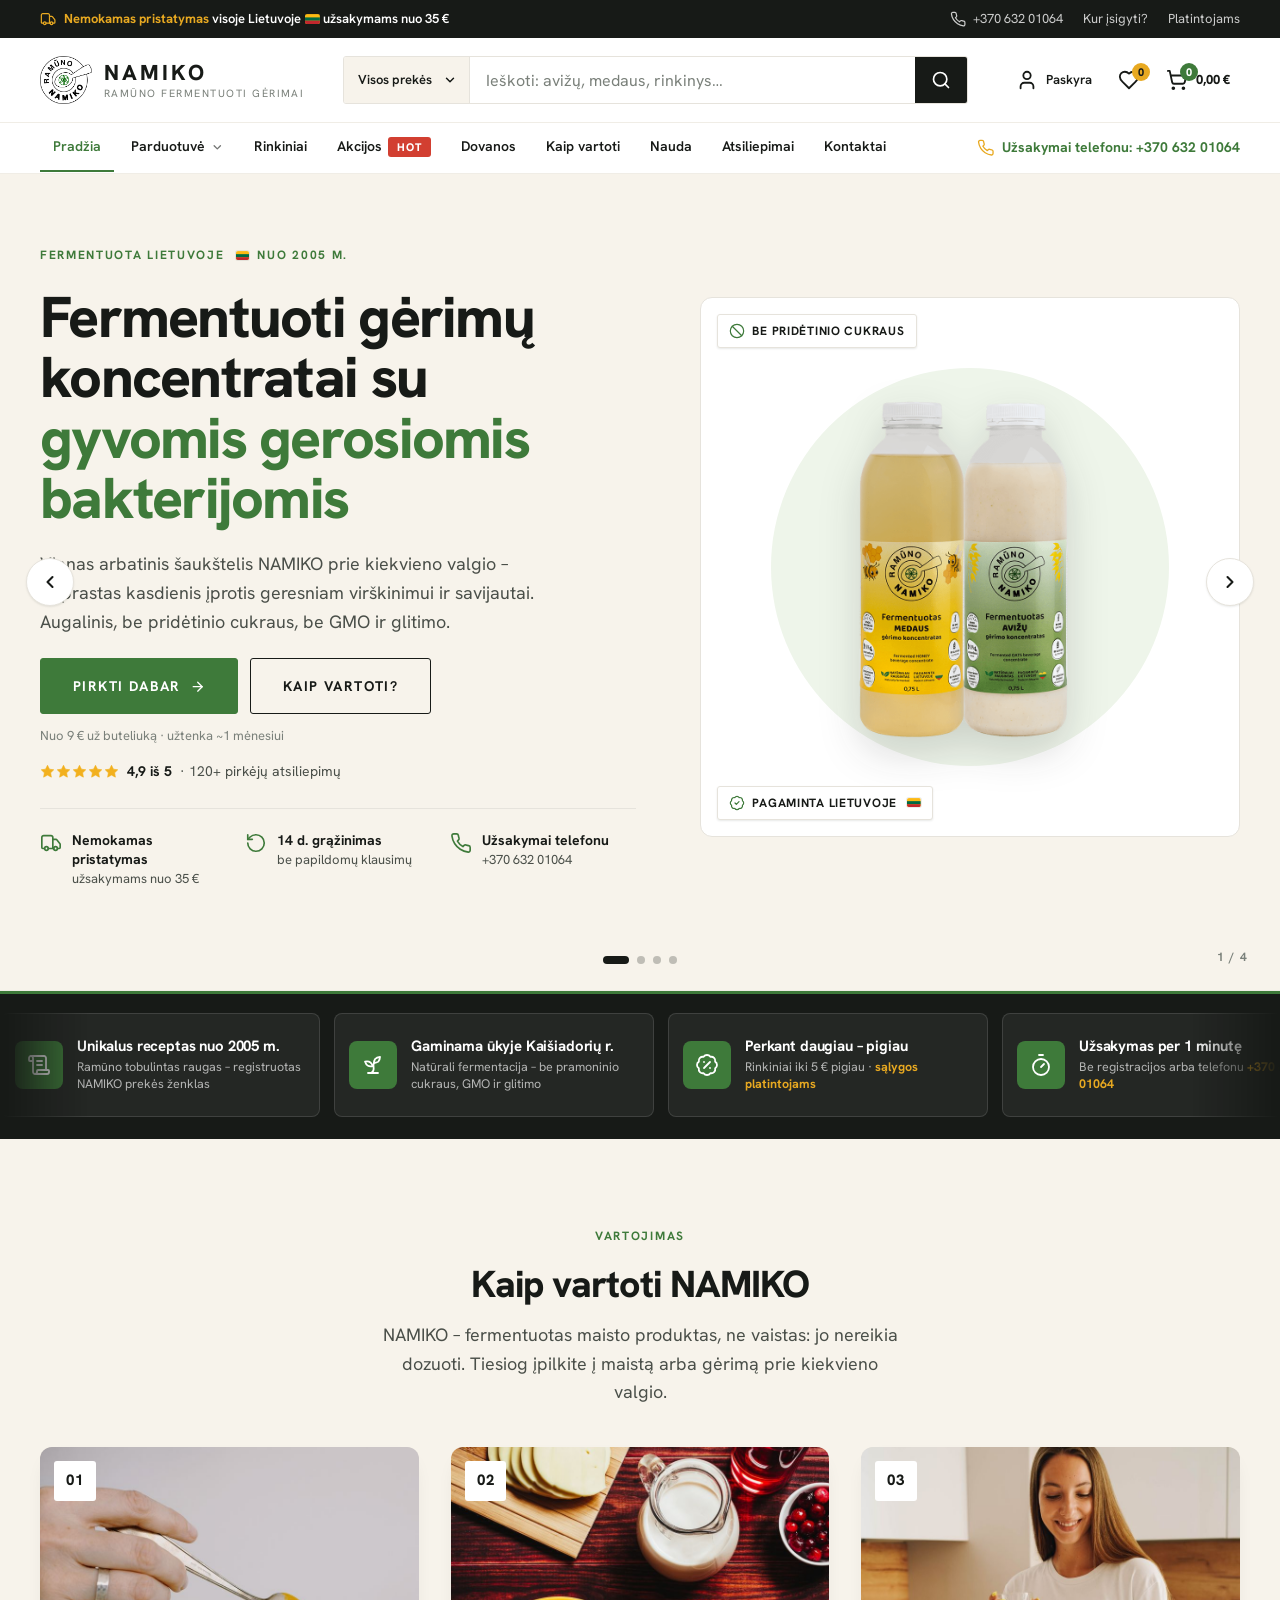
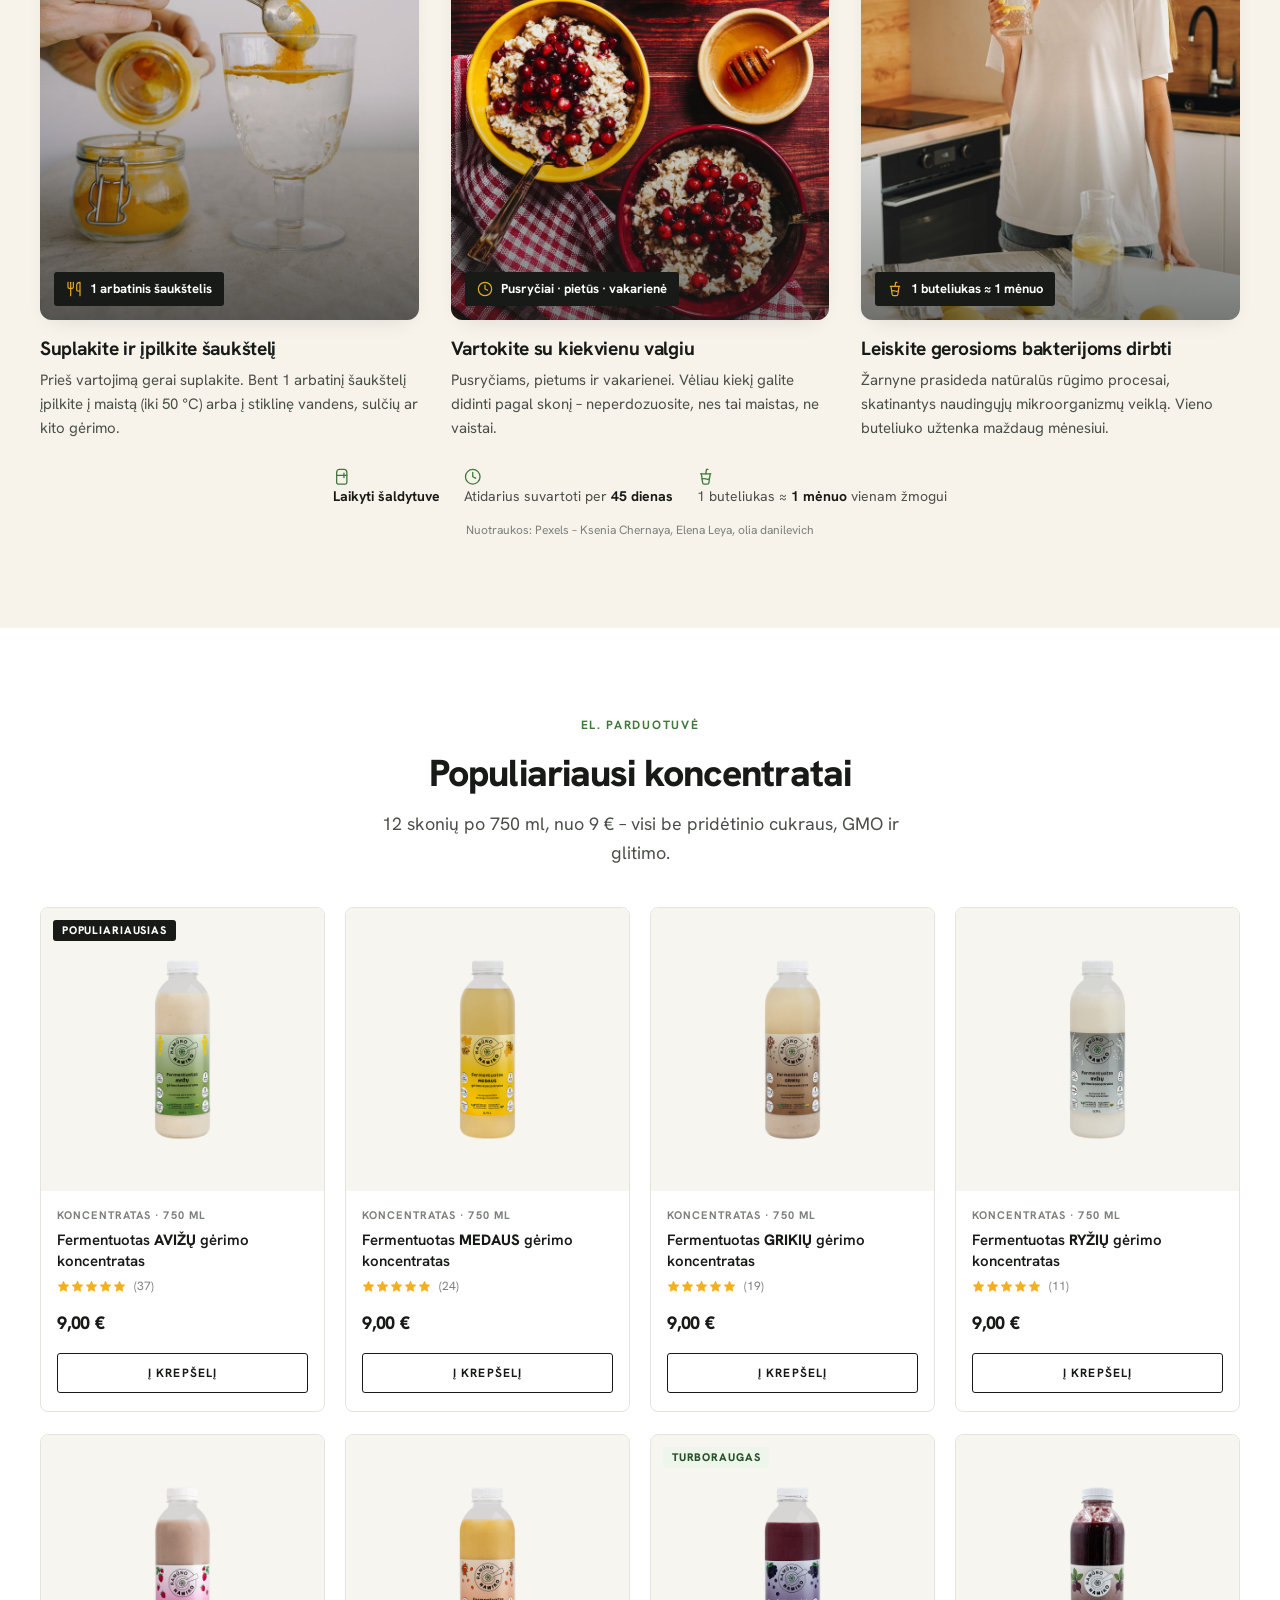
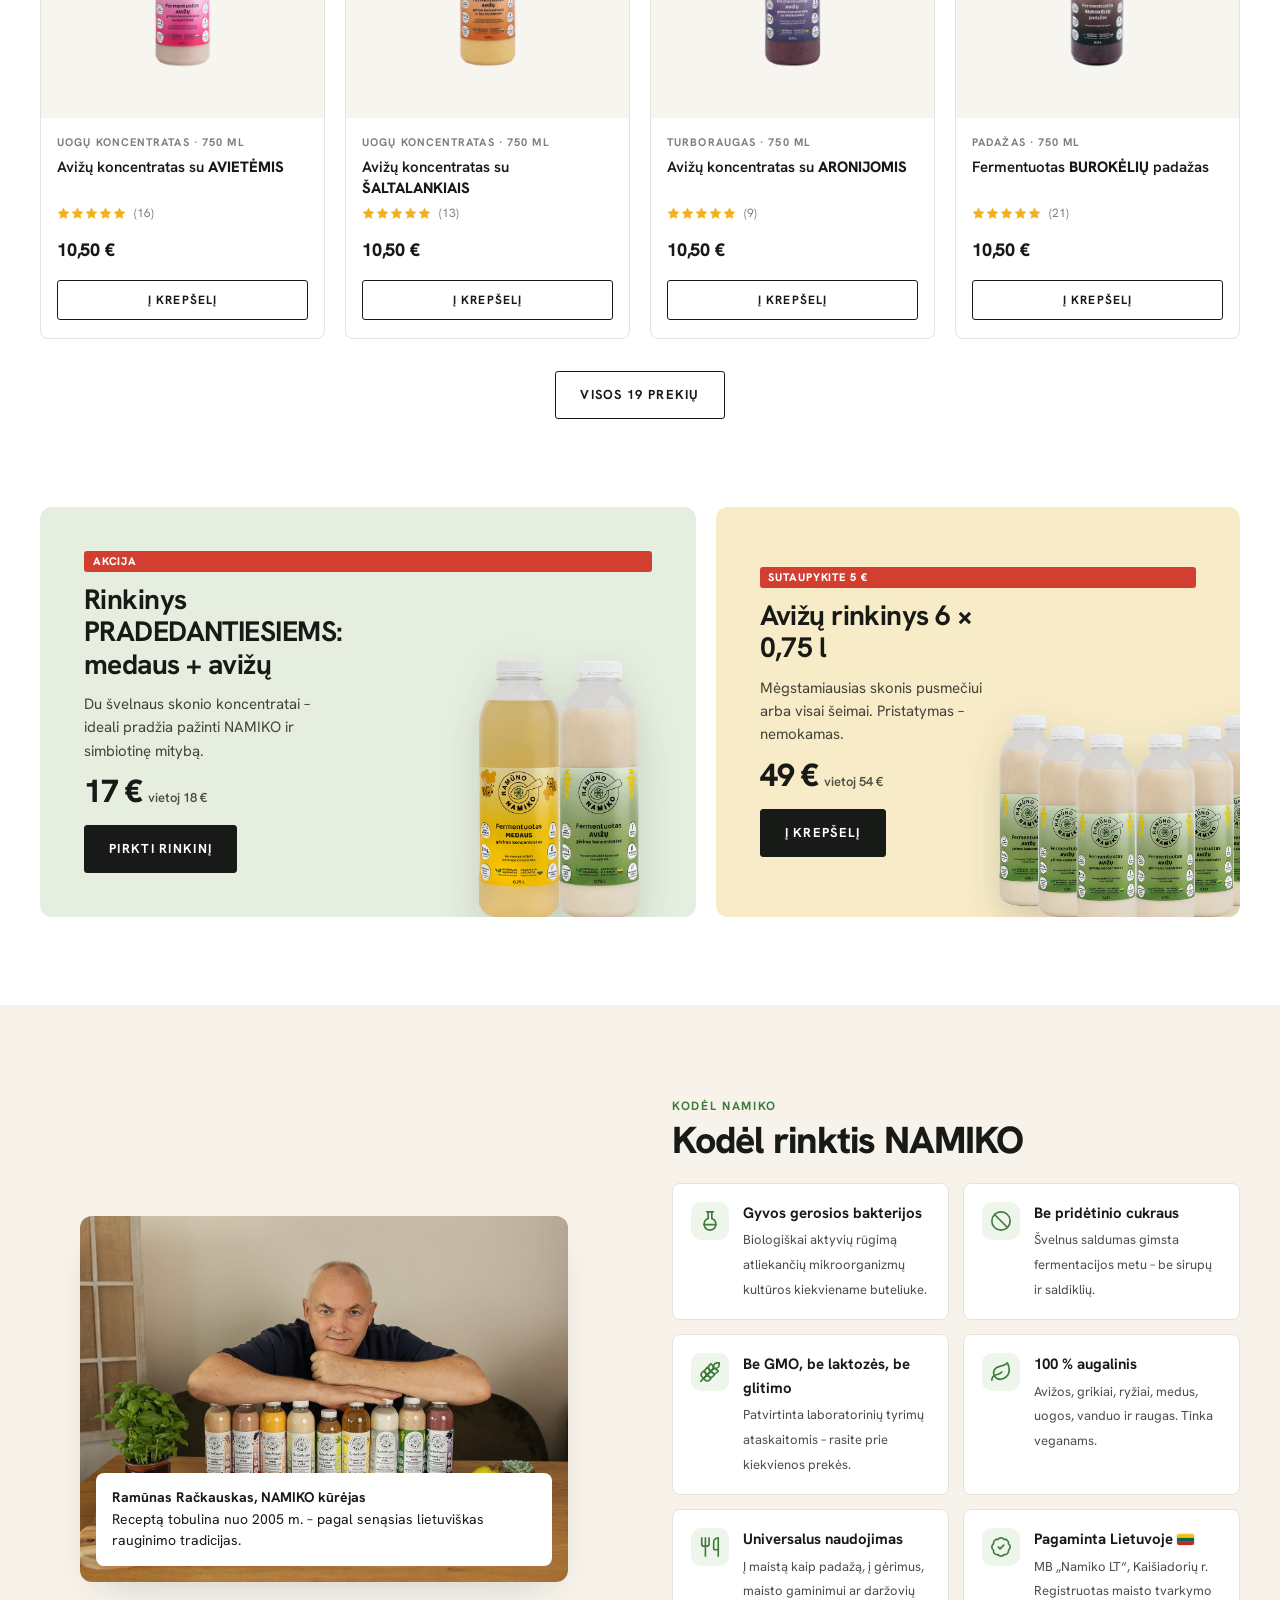
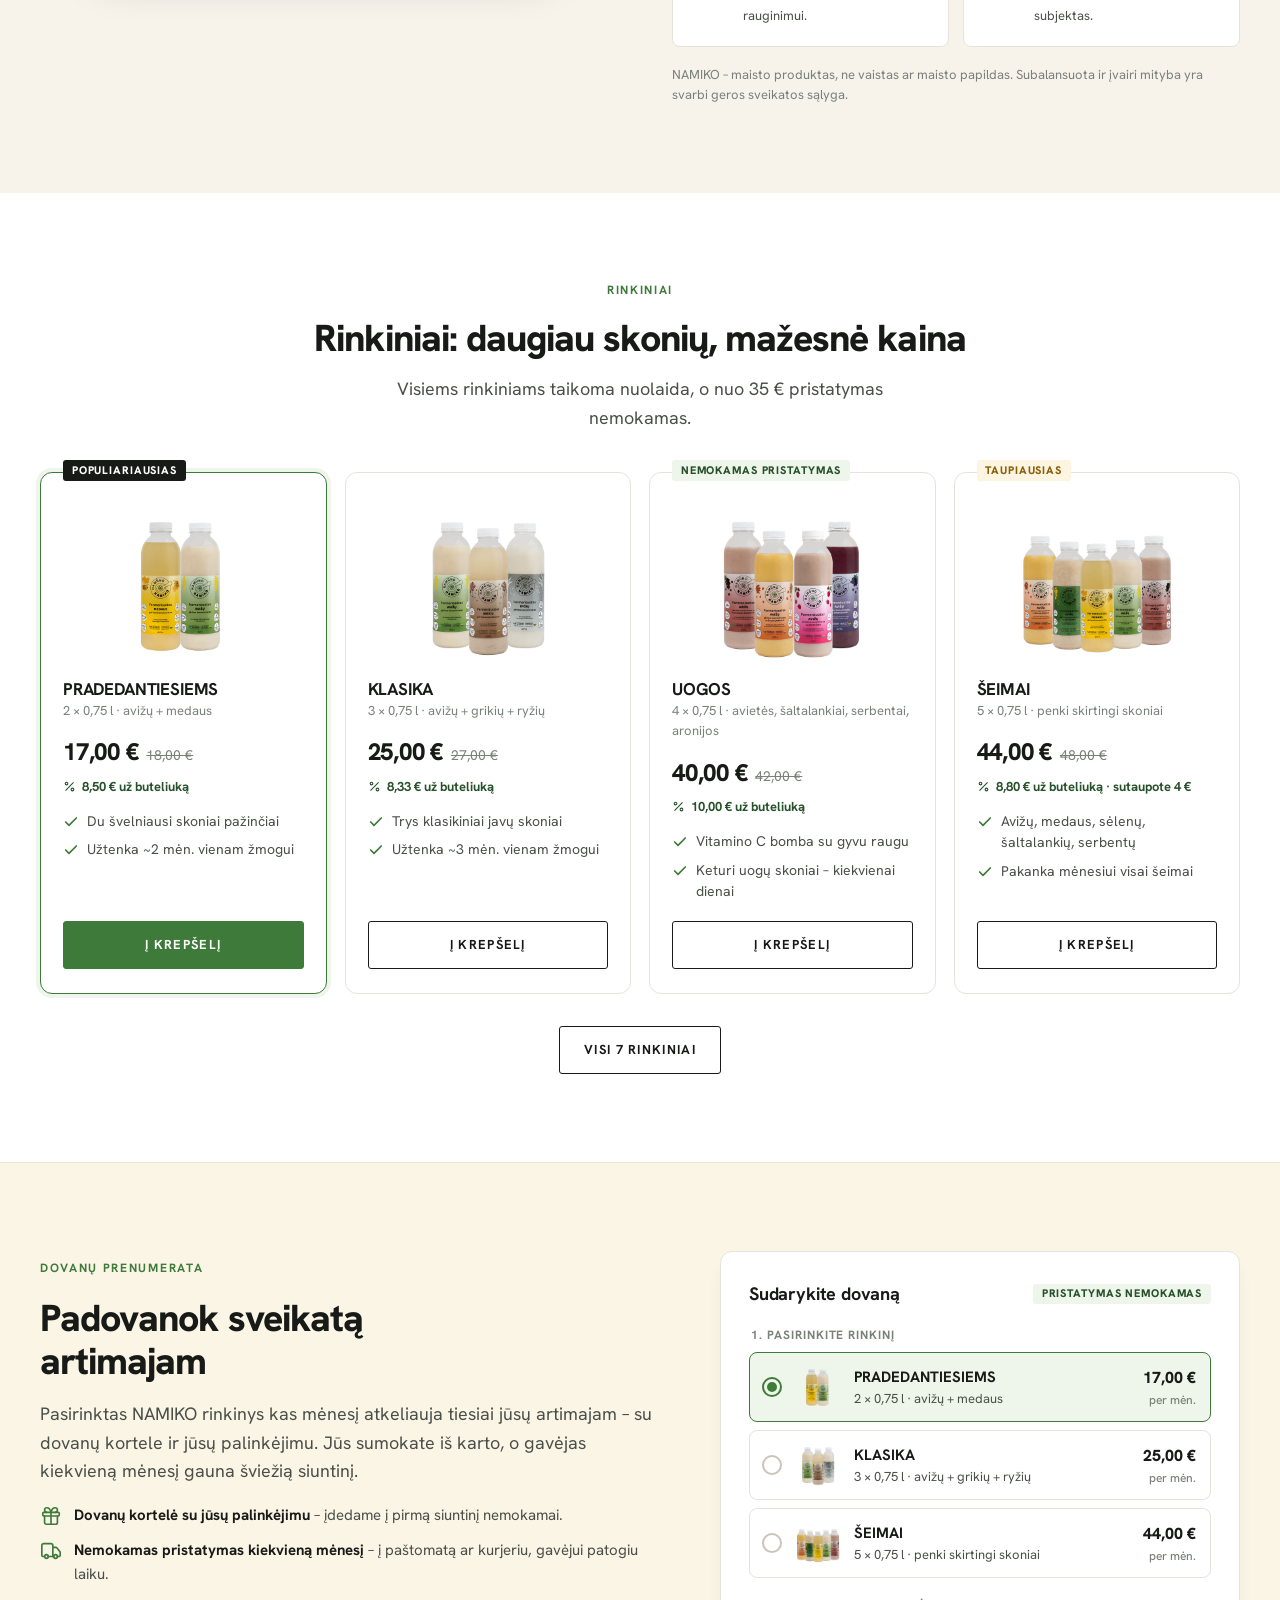
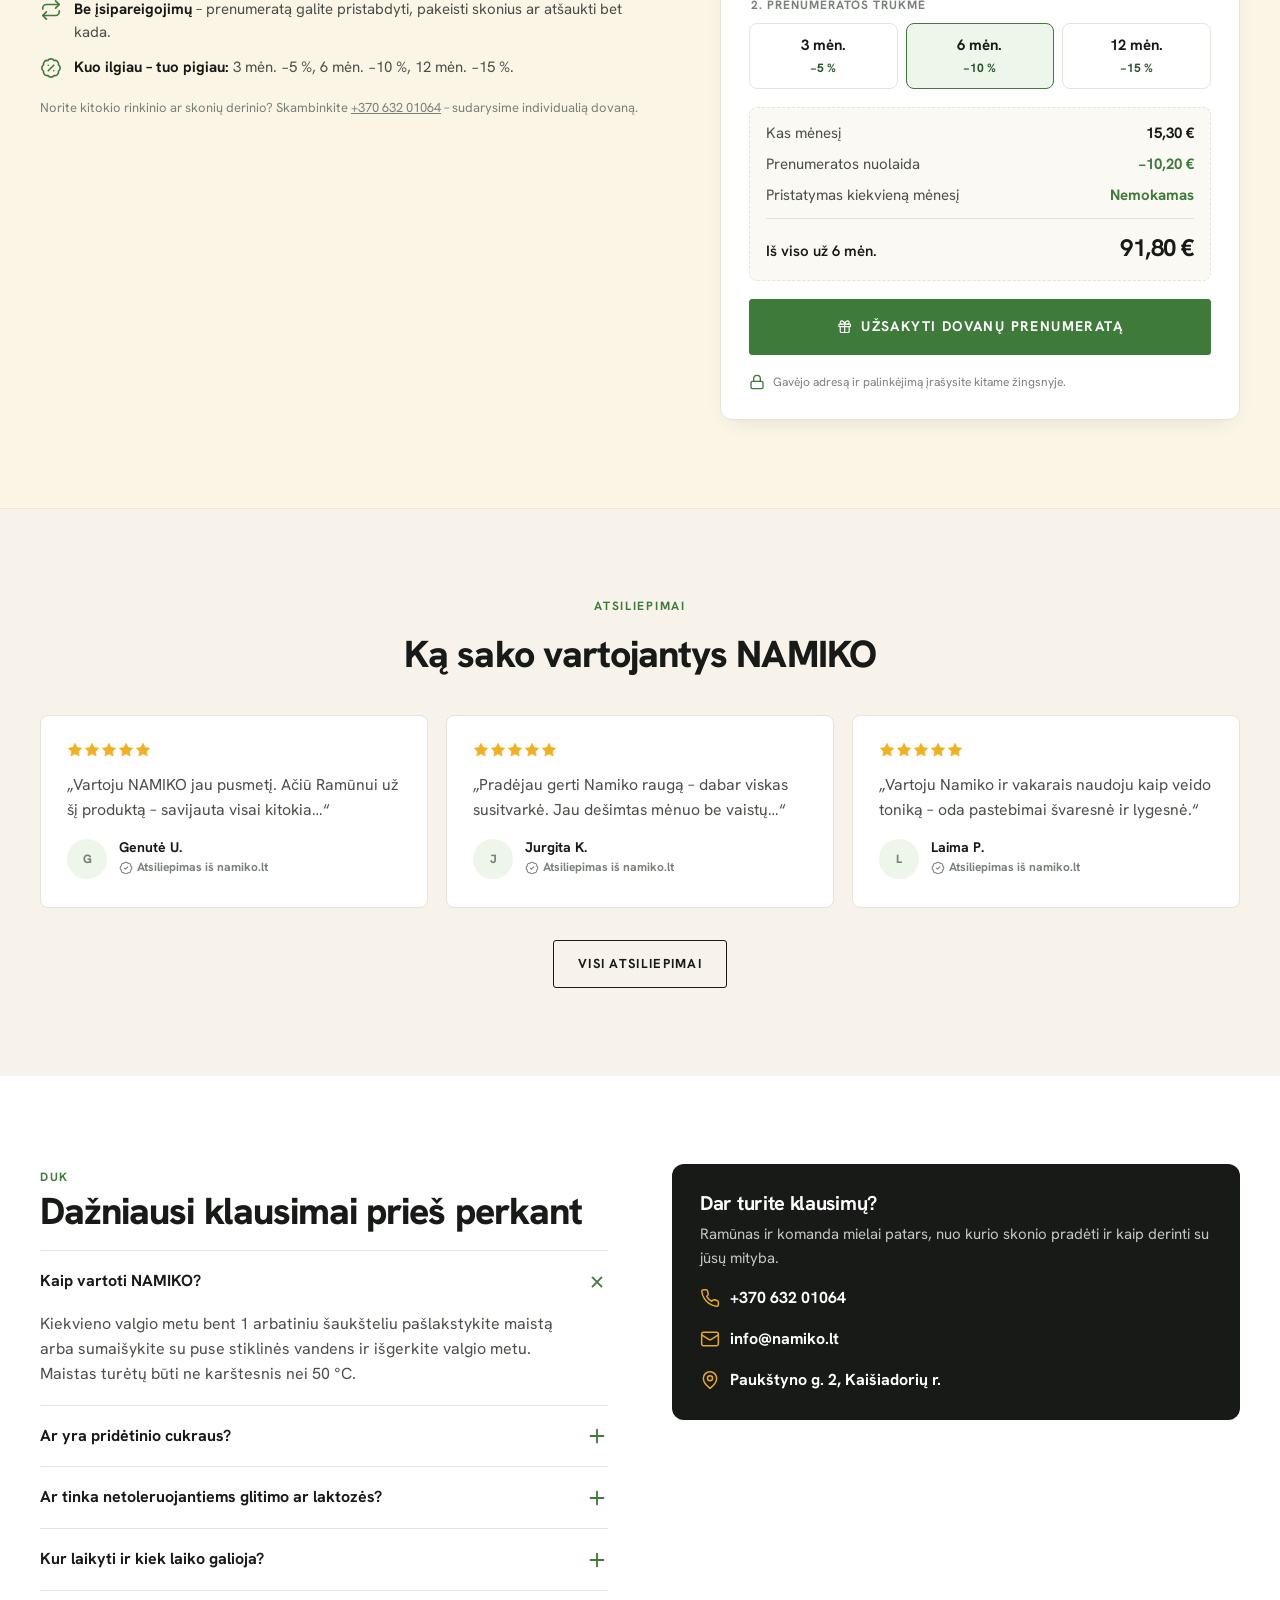
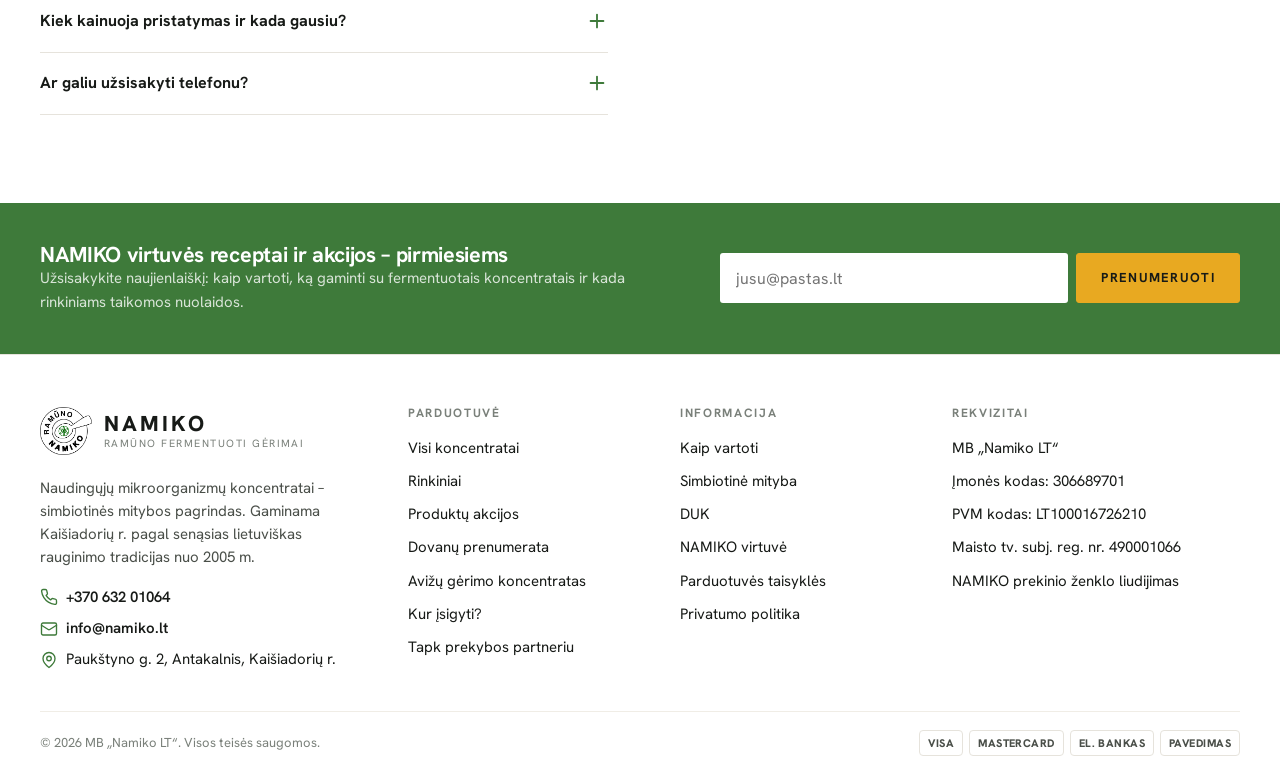
<file: index.html>
<!doctype html>
<html lang="lt" class="no-js">
<head>
<meta charset="utf-8">
<meta name="viewport" content="width=device-width, initial-scale=1, viewport-fit=cover">
<title>NAMIKO – fermentuoti gėrimų koncentratai su gyvomis gerosiomis bakterijomis</title>
<meta name="description" content="NAMIKO – natūraliai fermentuoti avižų, grikių, ryžių ir medaus gėrimų koncentratai. Šaukštelis prie kiekvieno valgio geresniam virškinimui. Be pridėtinio cukraus, be GMO, be glitimo. Nemokamas pristatymas nuo 35 €.">
<meta name="theme-color" content="#FFFFFF">
<meta property="og:type" content="website">
<meta property="og:locale" content="lt_LT">
<meta property="og:title" content="NAMIKO – fermentuoti gėrimų koncentratai su gyvomis gerosiomis bakterijomis">
<meta property="og:description" content="Šaukštelis prie kiekvieno valgio geresniam virškinimui ir savijautai. Gaminama Lietuvoje nuo 2005 m.">
<link rel="icon" href="assets/img/NAMIKO-logo-transparent-2.png">
<link rel="preconnect" href="https://fonts.googleapis.com">
<link rel="preconnect" href="https://fonts.gstatic.com" crossorigin>
<link href="https://fonts.googleapis.com/css2?family=Hanken+Grotesk:ital,wght@0,400;0,500;0,600;0,700;0,800;1,400&display=swap" rel="stylesheet">
<link rel="stylesheet" href="assets/css/style.css?v=15">
<link rel="preload" as="image" href="assets/img/pradedanciuju-new.png" fetchpriority="high">
</head>
<body class="has-mobile-cta">
<svg xmlns="http://www.w3.org/2000/svg" style="display:none" aria-hidden="true">
  <defs>
    <symbol id="i-search" viewBox="0 0 24 24" fill="none" stroke="currentColor" stroke-width="2" stroke-linecap="round" stroke-linejoin="round"><circle cx="11" cy="11" r="8"/><path d="m21 21-4.3-4.3"/></symbol>
    <symbol id="i-user" viewBox="0 0 24 24" fill="none" stroke="currentColor" stroke-width="2" stroke-linecap="round" stroke-linejoin="round"><path d="M19 21v-2a4 4 0 0 0-4-4H9a4 4 0 0 0-4 4v2"/><circle cx="12" cy="7" r="4"/></symbol>
    <symbol id="i-heart" viewBox="0 0 24 24" fill="none" stroke="currentColor" stroke-width="2" stroke-linecap="round" stroke-linejoin="round"><path d="M19 14c1.49-1.46 3-3.21 3-5.5A5.5 5.5 0 0 0 16.5 3c-1.76 0-3 .5-4.5 2-1.5-1.5-2.74-2-4.5-2A5.5 5.5 0 0 0 2 8.5c0 2.3 1.5 4.05 3 5.5l7 7Z"/></symbol>
    <symbol id="i-cart" viewBox="0 0 24 24" fill="none" stroke="currentColor" stroke-width="2" stroke-linecap="round" stroke-linejoin="round"><circle cx="8" cy="21" r="1"/><circle cx="19" cy="21" r="1"/><path d="M2.05 2.05h2l2.66 12.42a2 2 0 0 0 2 1.58h9.78a2 2 0 0 0 1.95-1.57l1.65-7.43H5.12"/></symbol>
    <symbol id="i-menu" viewBox="0 0 24 24" fill="none" stroke="currentColor" stroke-width="2" stroke-linecap="round"><path d="M4 6h16M4 12h16M4 18h16"/></symbol>
    <symbol id="i-x" viewBox="0 0 24 24" fill="none" stroke="currentColor" stroke-width="2" stroke-linecap="round"><path d="M18 6 6 18M6 6l12 12"/></symbol>
    <symbol id="i-chev" viewBox="0 0 24 24" fill="none" stroke="currentColor" stroke-width="2.5" stroke-linecap="round" stroke-linejoin="round"><path d="m6 9 6 6 6-6"/></symbol>
    <symbol id="i-chev-r" viewBox="0 0 24 24" fill="none" stroke="currentColor" stroke-width="2.5" stroke-linecap="round" stroke-linejoin="round"><path d="m9 18 6-6-6-6"/></symbol>
    <symbol id="i-chev-l" viewBox="0 0 24 24" fill="none" stroke="currentColor" stroke-width="2.5" stroke-linecap="round" stroke-linejoin="round"><path d="m15 18-6-6 6-6"/></symbol>
    <symbol id="i-arrow" viewBox="0 0 24 24" fill="none" stroke="currentColor" stroke-width="2" stroke-linecap="round" stroke-linejoin="round"><path d="M5 12h14"/><path d="m12 5 7 7-7 7"/></symbol>
    <symbol id="i-check" viewBox="0 0 24 24" fill="none" stroke="currentColor" stroke-width="2.5" stroke-linecap="round" stroke-linejoin="round"><path d="M20 6 9 17l-5-5"/></symbol>
    <symbol id="i-plus" viewBox="0 0 24 24" fill="none" stroke="currentColor" stroke-width="2" stroke-linecap="round"><path d="M5 12h14M12 5v14"/></symbol>
    <symbol id="i-minus" viewBox="0 0 24 24" fill="none" stroke="currentColor" stroke-width="2" stroke-linecap="round"><path d="M5 12h14"/></symbol>
    <symbol id="i-truck" viewBox="0 0 24 24" fill="none" stroke="currentColor" stroke-width="1.8" stroke-linecap="round" stroke-linejoin="round"><path d="M14 18V6a2 2 0 0 0-2-2H4a2 2 0 0 0-2 2v11a1 1 0 0 0 1 1h2"/><path d="M15 18H9"/><path d="M19 18h2a1 1 0 0 0 1-1v-3.65a1 1 0 0 0-.22-.62l-3.48-4.35A1 1 0 0 0 17.52 8H14"/><circle cx="17" cy="18" r="2"/><circle cx="7" cy="18" r="2"/></symbol>
    <symbol id="i-shield" viewBox="0 0 24 24" fill="none" stroke="currentColor" stroke-width="1.8" stroke-linecap="round" stroke-linejoin="round"><path d="M20 13c0 5-3.5 7.5-7.66 8.95a1 1 0 0 1-.67-.01C7.5 20.5 4 18 4 13V6a1 1 0 0 1 1-1c2 0 4.5-1.2 6.24-2.72a1.17 1.17 0 0 1 1.52 0C14.51 3.81 17 5 19 5a1 1 0 0 1 1 1z"/><path d="m9 12 2 2 4-4"/></symbol>
    <symbol id="i-return" viewBox="0 0 24 24" fill="none" stroke="currentColor" stroke-width="1.8" stroke-linecap="round" stroke-linejoin="round"><path d="M3 12a9 9 0 1 0 9-9 9.75 9.75 0 0 0-6.74 2.74L3 8"/><path d="M3 3v5h5"/></symbol>
    <symbol id="i-leaf" viewBox="0 0 24 24" fill="none" stroke="currentColor" stroke-width="1.8" stroke-linecap="round" stroke-linejoin="round"><path d="M11 20A7 7 0 0 1 9.8 6.1C15.5 5 17 4.48 19 2c1 2 2 4.18 2 8 0 5.5-4.78 10-10 10Z"/><path d="M2 21c0-3 1.85-5.36 5.08-6C9.5 14.52 12 13 13 12"/></symbol>
    <symbol id="i-star" viewBox="0 0 24 24" fill="currentColor" stroke="currentColor" stroke-width="1" stroke-linejoin="round"><path d="M12 2l3.09 6.26L22 9.27l-5 4.87 1.18 6.88L12 17.77l-6.18 3.25L7 14.14 2 9.27l6.91-1.01L12 2z"/></symbol>
    <symbol id="i-phone" viewBox="0 0 24 24" fill="none" stroke="currentColor" stroke-width="1.8" stroke-linecap="round" stroke-linejoin="round"><path d="M22 16.92v3a2 2 0 0 1-2.18 2 19.79 19.79 0 0 1-8.63-3.07 19.5 19.5 0 0 1-6-6 19.79 19.79 0 0 1-3.07-8.67A2 2 0 0 1 4.11 2h3a2 2 0 0 1 2 1.72 12.84 12.84 0 0 0 .7 2.81 2 2 0 0 1-.45 2.11L8.09 9.91a16 16 0 0 0 6 6l1.27-1.27a2 2 0 0 1 2.11-.45 12.84 12.84 0 0 0 2.81.7A2 2 0 0 1 22 16.92z"/></symbol>
    <symbol id="i-mail" viewBox="0 0 24 24" fill="none" stroke="currentColor" stroke-width="1.8" stroke-linecap="round" stroke-linejoin="round"><rect x="2" y="4" width="20" height="16" rx="2"/><path d="m22 7-8.97 5.7a1.94 1.94 0 0 1-2.06 0L2 7"/></symbol>
    <symbol id="i-pin" viewBox="0 0 24 24" fill="none" stroke="currentColor" stroke-width="1.8" stroke-linecap="round" stroke-linejoin="round"><path d="M20 10c0 6-8 12-8 12s-8-6-8-12a8 8 0 0 1 16 0Z"/><circle cx="12" cy="10" r="3"/></symbol>
    <symbol id="i-clock" viewBox="0 0 24 24" fill="none" stroke="currentColor" stroke-width="1.8" stroke-linecap="round" stroke-linejoin="round"><circle cx="12" cy="12" r="10"/><path d="M12 6v6l4 2"/></symbol>
    <symbol id="i-zoom" viewBox="0 0 24 24" fill="none" stroke="currentColor" stroke-width="2" stroke-linecap="round" stroke-linejoin="round"><circle cx="11" cy="11" r="8"/><path d="m21 21-4.3-4.3M11 8v6M8 11h6"/></symbol>
    <symbol id="i-eye" viewBox="0 0 24 24" fill="none" stroke="currentColor" stroke-width="2" stroke-linecap="round" stroke-linejoin="round"><path d="M2 12s3-7 10-7 10 7 10 7-3 7-10 7-10-7-10-7Z"/><circle cx="12" cy="12" r="3"/></symbol>
    <symbol id="i-lock" viewBox="0 0 24 24" fill="none" stroke="currentColor" stroke-width="2" stroke-linecap="round" stroke-linejoin="round"><rect x="3" y="11" width="18" height="11" rx="2"/><path d="M7 11V7a5 5 0 0 1 10 0v4"/></symbol>
    <symbol id="i-card" viewBox="0 0 24 24" fill="none" stroke="currentColor" stroke-width="1.8" stroke-linecap="round" stroke-linejoin="round"><rect x="2" y="5" width="20" height="14" rx="2"/><path d="M2 10h20"/></symbol>
    <symbol id="i-bank" viewBox="0 0 24 24" fill="none" stroke="currentColor" stroke-width="1.8" stroke-linecap="round" stroke-linejoin="round"><path d="M3 22h18M6 18v-7M10 18v-7M14 18v-7M18 18v-7"/><path d="m12 2 8 5H4l8-5Z"/></symbol>
    <symbol id="i-box" viewBox="0 0 24 24" fill="none" stroke="currentColor" stroke-width="1.8" stroke-linecap="round" stroke-linejoin="round"><path d="m7.5 4.27 9 5.15"/><path d="M21 8a2 2 0 0 0-1-1.73l-7-4a2 2 0 0 0-2 0l-7 4A2 2 0 0 0 3 8v8a2 2 0 0 0 1 1.73l7 4a2 2 0 0 0 2 0l7-4A2 2 0 0 0 21 16Z"/><path d="m3.3 7 8.7 5 8.7-5"/><path d="M12 22V12"/></symbol>
    <symbol id="i-award" viewBox="0 0 24 24" fill="none" stroke="currentColor" stroke-width="1.8" stroke-linecap="round" stroke-linejoin="round"><circle cx="12" cy="8" r="6"/><path d="M15.477 12.89 17 22l-5-3-5 3 1.523-9.11"/></symbol>
    <symbol id="i-sparkles" viewBox="0 0 24 24" fill="none" stroke="currentColor" stroke-width="1.8" stroke-linecap="round" stroke-linejoin="round"><path d="m12 3-1.9 5.8a2 2 0 0 1-1.3 1.3L3 12l5.8 1.9a2 2 0 0 1 1.3 1.3L12 21l1.9-5.8a2 2 0 0 1 1.3-1.3L21 12l-5.8-1.9a2 2 0 0 1-1.3-1.3Z"/></symbol>
    <symbol id="i-info" viewBox="0 0 24 24" fill="none" stroke="currentColor" stroke-width="2" stroke-linecap="round" stroke-linejoin="round"><circle cx="12" cy="12" r="10"/><path d="M12 16v-4M12 8h.01"/></symbol>
    <symbol id="i-percent" viewBox="0 0 24 24" fill="none" stroke="currentColor" stroke-width="2" stroke-linecap="round" stroke-linejoin="round"><path d="M19 5 5 19"/><circle cx="6.5" cy="6.5" r="2.5"/><circle cx="17.5" cy="17.5" r="2.5"/></symbol>
    <symbol id="i-gift" viewBox="0 0 24 24" fill="none" stroke="currentColor" stroke-width="1.8" stroke-linecap="round" stroke-linejoin="round"><rect x="3" y="8" width="18" height="4" rx="1"/><path d="M12 8v13"/><path d="M19 12v7a2 2 0 0 1-2 2H7a2 2 0 0 1-2-2v-7"/><path d="M7.5 8a2.5 2.5 0 0 1 0-5A4.8 8 0 0 1 12 8a4.8 8 0 0 1 4.5-5 2.5 2.5 0 0 1 0 5"/></symbol>
    <symbol id="i-glass" viewBox="0 0 24 24" fill="none" stroke="currentColor" stroke-width="1.8" stroke-linecap="round" stroke-linejoin="round"><path d="m6 8 1.75 12.28a2 2 0 0 0 2 1.72h4.54a2 2 0 0 0 2-1.72L18 8"/><path d="M5 8h14"/><path d="M7 15a6.47 6.47 0 0 1 5 0 6.47 6.47 0 0 0 5 0"/><path d="m12 8 1-6h2"/></symbol>
    <symbol id="i-spoon" viewBox="0 0 24 24" fill="none" stroke="currentColor" stroke-width="1.8" stroke-linecap="round" stroke-linejoin="round"><path d="M3 2v7c0 1.1.9 2 2 2h4a2 2 0 0 0 2-2V2"/><path d="M7 2v20"/><path d="M21 15V2a5 5 0 0 0-5 5v6c0 1.1.9 2 2 2h3Zm0 0v7"/></symbol>
    <symbol id="i-ban" viewBox="0 0 24 24" fill="none" stroke="currentColor" stroke-width="1.8" stroke-linecap="round" stroke-linejoin="round"><circle cx="12" cy="12" r="10"/><path d="m4.9 4.9 14.2 14.2"/></symbol>
    <symbol id="i-badge" viewBox="0 0 24 24" fill="none" stroke="currentColor" stroke-width="1.8" stroke-linecap="round" stroke-linejoin="round"><path d="M3.85 8.62a4 4 0 0 1 4.78-4.77 4 4 0 0 1 6.74 0 4 4 0 0 1 4.78 4.78 4 4 0 0 1 0 6.74 4 4 0 0 1-4.77 4.78 4 4 0 0 1-6.75 0 4 4 0 0 1-4.78-4.77 4 4 0 0 1 0-6.76Z"/><path d="m9 12 2 2 4-4"/></symbol>
    <symbol id="i-pulse" viewBox="0 0 24 24" fill="none" stroke="currentColor" stroke-width="1.8" stroke-linecap="round" stroke-linejoin="round"><path d="M19 14c1.49-1.46 3-3.21 3-5.5A5.5 5.5 0 0 0 16.5 3c-1.76 0-3 .5-4.5 2-1.5-1.5-2.74-2-4.5-2A5.5 5.5 0 0 0 2 8.5c0 2.3 1.5 4.05 3 5.5l7 7Z"/><path d="M3.22 12H9.5l.5-1 2 4.5 2-7 1.5 3.5h5.27"/></symbol>
    <symbol id="i-zap" viewBox="0 0 24 24" fill="none" stroke="currentColor" stroke-width="1.8" stroke-linecap="round" stroke-linejoin="round"><path d="M13 2 3 14h9l-1 8 10-12h-9l1-8z"/></symbol>
    <symbol id="i-fridge" viewBox="0 0 24 24" fill="none" stroke="currentColor" stroke-width="1.8" stroke-linecap="round" stroke-linejoin="round"><path d="M5 6a4 4 0 0 1 4-4h6a4 4 0 0 1 4 4v14a2 2 0 0 1-2 2H7a2 2 0 0 1-2-2V6Z"/><path d="M5 10h14"/><path d="M15 7v6"/></symbol>
    <symbol id="i-store" viewBox="0 0 24 24" fill="none" stroke="currentColor" stroke-width="1.8" stroke-linecap="round" stroke-linejoin="round"><path d="m2 7 4.41-4.41A2 2 0 0 1 7.83 2h8.34a2 2 0 0 1 1.42.59L22 7"/><path d="M4 12v8a2 2 0 0 0 2 2h12a2 2 0 0 0 2-2v-8"/><path d="M15 22v-4a2 2 0 0 0-2-2h-2a2 2 0 0 0-2 2v4"/><path d="M2 7h20"/><path d="M22 7v3a2 2 0 0 1-2 2 2.7 2.7 0 0 1-1.59-.63.7.7 0 0 0-.82 0A2.7 2.7 0 0 1 16 12a2.7 2.7 0 0 1-1.59-.63.7.7 0 0 0-.82 0A2.7 2.7 0 0 1 12 12a2.7 2.7 0 0 1-1.59-.63.7.7 0 0 0-.82 0A2.7 2.7 0 0 1 8 12a2.7 2.7 0 0 1-1.59-.63.7.7 0 0 0-.82 0A2.7 2.7 0 0 1 4 12a2 2 0 0 1-2-2V7"/></symbol>
    <symbol id="i-chat" viewBox="0 0 24 24" fill="none" stroke="currentColor" stroke-width="1.8" stroke-linecap="round" stroke-linejoin="round"><path d="M7.9 20A9 9 0 1 0 4 16.1L2 22Z"/></symbol>
    <symbol id="i-home" viewBox="0 0 24 24" fill="none" stroke="currentColor" stroke-width="2" stroke-linecap="round" stroke-linejoin="round"><path d="m3 10 9-7 9 7v10a2 2 0 0 1-2 2H5a2 2 0 0 1-2-2z"/><path d="M9 22V12h6v10"/></symbol>
    <symbol id="i-share" viewBox="0 0 24 24" fill="none" stroke="currentColor" stroke-width="2" stroke-linecap="round" stroke-linejoin="round"><circle cx="18" cy="5" r="3"/><circle cx="6" cy="12" r="3"/><circle cx="18" cy="19" r="3"/><path d="m8.59 13.51 6.82 3.98M15.41 6.51l-6.82 3.98"/></symbol>
    <symbol id="i-flask" viewBox="0 0 24 24" fill="none" stroke="currentColor" stroke-width="1.8" stroke-linecap="round" stroke-linejoin="round"><path d="M10 2v7.31"/><path d="M14 9.3V1.99"/><path d="M8.5 2h7"/><path d="M14 9.3a6.5 6.5 0 1 1-4 0"/><path d="M5.52 16h12.96"/></symbol>
    <symbol id="i-trash" viewBox="0 0 24 24" fill="none" stroke="currentColor" stroke-width="2" stroke-linecap="round" stroke-linejoin="round"><path d="M3 6h18M8 6V4a2 2 0 0 1 2-2h4a2 2 0 0 1 2 2v2M19 6l-1 14a2 2 0 0 1-2 2H8a2 2 0 0 1-2-2L5 6"/></symbol>
    <symbol id="i-wheat" viewBox="0 0 24 24" fill="none" stroke="currentColor" stroke-width="1.8" stroke-linecap="round" stroke-linejoin="round"><path d="M2 22 16 8"/><path d="M3.47 12.53 5 11l1.53 1.53a3.5 3.5 0 0 1 0 4.94L5 19l-1.53-1.53a3.5 3.5 0 0 1 0-4.94Z"/><path d="M7.47 8.53 9 7l1.53 1.53a3.5 3.5 0 0 1 0 4.94L9 15l-1.53-1.53a3.5 3.5 0 0 1 0-4.94Z"/><path d="M11.47 4.53 13 3l1.53 1.53a3.5 3.5 0 0 1 0 4.94L13 11l-1.53-1.53a3.5 3.5 0 0 1 0-4.94Z"/><path d="M20 2h2v2a4 4 0 0 1-4 4h-2V6a4 4 0 0 1 4-4Z"/><path d="M11.47 17.47 13 19l-1.53 1.53a3.5 3.5 0 0 1-4.94 0L5 19l1.53-1.53a3.5 3.5 0 0 1 4.94 0Z"/><path d="M15.47 13.47 17 15l-1.53 1.53a3.5 3.5 0 0 1-4.94 0L9 15l1.53-1.53a3.5 3.5 0 0 1 4.94 0Z"/><path d="M19.47 9.47 21 11l-1.53 1.53a3.5 3.5 0 0 1-4.94 0L13 11l1.53-1.53a3.5 3.5 0 0 1 4.94 0Z"/></symbol>
    <symbol id="i-flag-lt" viewBox="0 0 24 16"><rect width="24" height="16" fill="#FDB913"/><rect y="5.333" width="24" height="5.334" fill="#006A44"/><rect y="10.667" width="24" height="5.333" fill="#C1272D"/></symbol>
    <symbol id="i-scroll" viewBox="0 0 24 24" fill="none" stroke="currentColor" stroke-width="1.8" stroke-linecap="round" stroke-linejoin="round"><path d="M15 12h-5"/><path d="M15 8h-5"/><path d="M19 17V5a2 2 0 0 0-2-2H4"/><path d="M8 21h12a2 2 0 0 0 2-2v-1a1 1 0 0 0-1-1H11a1 1 0 0 0-1 1v1a2 2 0 1 1-4 0V5a2 2 0 1 0-4 0v2a1 1 0 0 0 1 1h3"/></symbol>
    <symbol id="i-sprout" viewBox="0 0 24 24" fill="none" stroke="currentColor" stroke-width="1.8" stroke-linecap="round" stroke-linejoin="round"><path d="M7 20h10"/><path d="M10 20c5.5-2.5.8-6.4 3-10"/><path d="M9.5 9.4c1.1.8 1.8 2.2 2.3 3.7-2 .4-3.5.4-4.8-.3-1.2-.6-2.3-1.9-3-4.2 2.8-.5 4.4 0 5.5.8z"/><path d="M14.1 6a7 7 0 0 0-1.1 4c1.9-.1 3.3-.6 4.3-1.4 1-1 1.6-2.3 1.7-4.6-2.7.1-4 1-4.9 2z"/></symbol>
    <symbol id="i-badge-percent" viewBox="0 0 24 24" fill="none" stroke="currentColor" stroke-width="1.8" stroke-linecap="round" stroke-linejoin="round"><path d="M3.85 8.62a4 4 0 0 1 4.78-4.77 4 4 0 0 1 6.74 0 4 4 0 0 1 4.78 4.78 4 4 0 0 1 0 6.74 4 4 0 0 1-4.77 4.78 4 4 0 0 1-6.75 0 4 4 0 0 1-4.78-4.77 4 4 0 0 1 0-6.76Z"/><path d="m15 9-6 6"/><path d="M9 9h.01"/><path d="M15 15h.01"/></symbol>
    <symbol id="i-timer" viewBox="0 0 24 24" fill="none" stroke="currentColor" stroke-width="1.8" stroke-linecap="round" stroke-linejoin="round"><path d="M10 2h4"/><path d="m12 14 3-3"/><circle cx="12" cy="14" r="8"/></symbol>
    <symbol id="i-repeat" viewBox="0 0 24 24" fill="none" stroke="currentColor" stroke-width="1.8" stroke-linecap="round" stroke-linejoin="round"><path d="m17 2 4 4-4 4"/><path d="M3 11v-1a4 4 0 0 1 4-4h14"/><path d="m7 22-4-4 4-4"/><path d="M21 13v1a4 4 0 0 1-4 4H3"/></symbol>
  </defs>
</svg>

<div class="topbar">
  <div class="container">
    <p class="topbar-promo"><svg class="icon"><use href="#i-truck"></use></svg><span><strong>Nemokamas pristatymas</strong> visoje Lietuvoje<svg class="flag-lt" aria-hidden="true"><use href="#i-flag-lt"></use></svg> užsakymams nuo 35 €</span></p>
    <div class="topbar-links">
      <a href="tel:+37063201064"><svg class="icon"><use href="#i-phone"></use></svg>+370 632 01064</a>
      <a href="#kontaktai">Kur įsigyti?</a>
      <a href="#kontaktai">Platintojams</a>
    </div>
  </div>
</div>
<header class="header">
  <div class="container header-main">
    <button class="burger" type="button" aria-label="Atidaryti meniu" data-drawer-open><svg class="icon"><use href="#i-menu"></use></svg></button>
    <a class="logo" href="index.html" aria-label="NAMIKO – į pradžią">
      <img src="assets/img/NAMIKO-logo-transparent-2.png" alt="" width="52" height="48">
      <span class="logo-text"><b>NAMIKO</b><span>Ramūno fermentuoti gėrimai</span></span>
    </a>
    <form class="search" role="search" action="index.html#prekes">
      <select aria-label="Kategorija"><option>Visos prekės</option><option>Koncentratai</option><option>Rinkiniai</option><option>Akcijos</option></select>
      <label class="sr-only" for="q">Ieškoti prekių</label>
      <input id="q" type="search" name="q" placeholder="Ieškoti: avižų, medaus, rinkinys…" autocomplete="off">
      <button type="submit" aria-label="Ieškoti"><svg class="icon"><use href="#i-search"></use></svg></button>
    </form>
    <div class="header-actions">
      <a class="action" href="#paskyra"><svg class="icon"><use href="#i-user"></use></svg><span class="action-label">Paskyra</span></a>
      <button class="action" type="button" aria-label="Norų sąrašas"><svg class="icon"><use href="#i-heart"></use></svg><span class="count is-honey" data-wish-count>0</span></button>
      <a class="action" href="pirkimas.html" aria-label="Krepšelis"><svg class="icon"><use href="#i-cart"></use></svg><span class="count" data-cart-count>0</span><span class="cart-total" data-cart-total>0,00 €</span></a>
    </div>
  </div>
  <div class="mobile-search">
    <form class="search" role="search" action="index.html#prekes">
      <label class="sr-only" for="qm">Ieškoti prekių</label>
      <input id="qm" type="search" name="q" placeholder="Ieškoti prekių…" autocomplete="off">
      <button type="submit" aria-label="Ieškoti"><svg class="icon"><use href="#i-search"></use></svg></button>
    </form>
  </div>
  <nav class="nav" aria-label="Pagrindinis meniu">
    <div class="container">
      <ul class="nav-list">
        <li><a href="index.html">Pradžia</a></li>
        <li><a href="index.html#prekes">Parduotuvė <svg class="icon"><use href="#i-chev"></use></svg></a></li>
        <li><a href="index.html#rinkiniai">Rinkiniai</a></li>
        <li><a href="index.html#rinkiniai">Akcijos <span class="badge badge-hot">Hot</span></a></li>
        <li><a href="index.html#dovana">Dovanos</a></li>
        <li><a href="index.html#kaip-vartoti">Kaip vartoti</a></li>
        <li><a href="index.html#nauda">Nauda</a></li>
        <li><a href="index.html#atsiliepimai">Atsiliepimai</a></li>
        <li><a href="#kontaktai">Kontaktai</a></li>
      </ul>
      <a class="nav-cta" href="tel:+37063201064"><svg class="icon"><use href="#i-phone"></use></svg>Užsakymai telefonu: +370 632 01064</a>
    </div>
  </nav>
</header>
<div class="drawer" data-drawer aria-hidden="true">
  <div class="drawer-backdrop" data-drawer-close></div>
  <div class="drawer-panel" role="dialog" aria-label="Meniu">
    <div class="drawer-head">
      <span class="logo-text"><b>NAMIKO</b></span>
      <button type="button" class="action" aria-label="Uždaryti meniu" data-drawer-close><svg class="icon"><use href="#i-x"></use></svg></button>
    </div>
    <a href="index.html">Pradžia <svg class="icon"><use href="#i-chev-r"></use></svg></a>
    <a href="index.html#prekes">Parduotuvė <svg class="icon"><use href="#i-chev-r"></use></svg></a>
    <a href="index.html#rinkiniai">Rinkiniai ir akcijos <svg class="icon"><use href="#i-chev-r"></use></svg></a>
    <a href="index.html#dovana">Dovanų prenumerata <svg class="icon"><use href="#i-chev-r"></use></svg></a>
    <a href="index.html#kaip-vartoti">Kaip vartoti <svg class="icon"><use href="#i-chev-r"></use></svg></a>
    <a href="index.html#nauda">Nauda <svg class="icon"><use href="#i-chev-r"></use></svg></a>
    <a href="index.html#atsiliepimai">Atsiliepimai <svg class="icon"><use href="#i-chev-r"></use></svg></a>
    <a href="index.html#duk">DUK <svg class="icon"><use href="#i-chev-r"></use></svg></a>
    <a href="#kontaktai">Kontaktai <svg class="icon"><use href="#i-chev-r"></use></svg></a>
    <a href="tel:+37063201064" class="btn btn-primary" style="margin-top:16px;justify-content:center"><svg class="icon"><use href="#i-phone"></use></svg>+370 632 01064</a>
  </div>
</div>


<main>
  <!-- ============ HERO: kas parduodama + kokia nauda ============ -->
  <!-- ============ HERO: XStore karuselė (V1) ============ -->
  <section class="hv1" id="hero" aria-roledescription="karuselė" aria-label="NAMIKO pasiūlymai" data-slider>
    <div class="hv1-track">
      <div class="hv1-slide is-active" role="group" aria-label="1 iš 4">
        <div class="container">
          <div class="hero-copy">
            <span class="eyebrow">Fermentuota Lietuvoje<svg class="flag-lt" aria-hidden="true"><use href="#i-flag-lt"></use></svg> nuo 2005 m.</span>
            <h1 class="h1" id="hero-title">Fermentuoti gėrimų koncentratai su <em>gyvomis gerosiomis bakterijomis</em></h1>
            <p class="lead">Vienas arbatinis šaukštelis NAMIKO prie kiekvieno valgio – paprastas kasdienis įprotis geresniam virškinimui ir savijautai. Augalinis, be pridėtinio cukraus, be GMO ir glitimo.</p>
            <div class="hero-ctas">
              <a class="btn btn-primary btn-lg" href="#prekes">Pirkti dabar <svg class="icon"><use href="#i-arrow"></use></svg></a>
              <a class="btn btn-outline btn-lg" href="#kaip-vartoti">Kaip vartoti?</a>
              <span class="muted">Nuo 9 € už buteliuką · užtenka ~1 mėnesiui</span>
            </div>
            <!-- DEMO DUOMENYS: įvertinimą ir atsiliepimų skaičių pakeisti tikrais -->
            <p class="hero-rating"><span class="stars" aria-label="Įvertinimas 4,9 iš 5"><svg class="icon"><use href="#i-star"></use></svg><svg class="icon"><use href="#i-star"></use></svg><svg class="icon"><use href="#i-star"></use></svg><svg class="icon"><use href="#i-star"></use></svg><svg class="icon"><use href="#i-star"></use></svg></span><b>4,9 iš 5</b><span>· 120+ pirkėjų atsiliepimų</span></p>
            <ul class="hero-benefits">
              <li class="hero-benefit"><svg class="icon"><use href="#i-truck"></use></svg><div><b>Nemokamas pristatymas</b><span>užsakymams nuo 35 €</span></div></li>
              <li class="hero-benefit"><svg class="icon"><use href="#i-return"></use></svg><div><b>14 d. grąžinimas</b><span>be papildomų klausimų</span></div></li>
              <li class="hero-benefit"><svg class="icon"><use href="#i-phone"></use></svg><div><b>Užsakymai telefonu</b><span>+370 632 01064</span></div></li>
            </ul>
          </div>
          <div class="hero-visual">
            <img class="hero-product" src="assets/img/pradedanciuju-new.png" alt="NAMIKO medaus ir avižų gėrimų koncentratai" width="1024" height="1024" fetchpriority="high">
            <span class="hero-label hero-label--tl"><svg class="icon"><use href="#i-ban"></use></svg>Be pridėtinio cukraus</span>
            <span class="hero-label hero-label--bl"><svg class="icon"><use href="#i-badge"></use></svg>Pagaminta Lietuvoje<svg class="flag-lt" aria-hidden="true"><use href="#i-flag-lt"></use></svg></span>
          </div>
        </div>
      </div>
      <div class="hv1-slide hv1-slide--gift" role="group" aria-label="2 iš 4" aria-hidden="true">
        <div class="container">
          <div class="hv1-promo">
            <span><span class="badge badge-soft">Dovanų prenumerata</span></span>
            <h2 class="h1">Padovanok sveikatą artimajam</h2>
            <p class="lead">NAMIKO rinkinys kas mėnesį atkeliauja jūsų artimajam – su dovanų kortele ir jūsų palinkėjimu. Jūs pasirenkate rinkinį ir trukmę, visa kita – mūsų rūpestis.</p>
            <div class="hv1-price"><span class="price">nuo 15,30 €</span><span class="muted">per mėnesį · 3, 6 arba 12 mėn.</span></div>
            <ul>
              <li><svg class="icon"><use href="#i-check"></use></svg>Dovanų kortelė su jūsų palinkėjimu – nemokamai</li>
              <li><svg class="icon"><use href="#i-check"></use></svg>Nemokamas pristatymas kiekvieną mėnesį</li>
              <li><svg class="icon"><use href="#i-check"></use></svg>Sustabdoma bet kada, be įsipareigojimų</li>
            </ul>
            <div class="hero-ctas"><a class="btn btn-primary btn-lg" href="#dovana">Sudaryti dovaną <svg class="icon"><use href="#i-arrow"></use></svg></a><a class="btn btn-outline btn-lg" href="#dovana">Kaip tai veikia?</a></div>
          </div>
          <div class="hero-visual hero-visual--photo">
            <img class="hero-photo" src="assets/img/gift-hero.jpg" alt="Mama ir dukra juokiasi gerdamos šiltą gėrimą namuose" width="1200" height="1800" loading="lazy">
            <span class="hero-label hero-label--tl"><svg class="icon"><use href="#i-gift"></use></svg>Su dovanų kortele</span>
            <div class="hero-giftcard">
              <img src="assets/img/pradedanciuju-new.png" alt="" width="1024" height="1024" loading="lazy">
              <div><b>Rinkinys kas mėnesį</b><small>PRADEDANTIESIEMS · 6 mėn. · pristatymas nemokamas</small></div>
              <span class="price">15,30 €<small>/mėn.</small></span>
            </div>
          </div>
        </div>
      </div>
      <div class="hv1-slide hv1-slide--green" role="group" aria-label="3 iš 4" aria-hidden="true">
        <div class="container">
          <div class="hv1-promo">
            <span><span class="badge badge-sale">Akcija</span></span>
            <h2 class="h1">Rinkinys PRADEDANTIESIEMS: medaus + avižų</h2>
            <p class="lead">Du švelniausi skoniai pažinčiai su NAMIKO. Užtenka maždaug dviem mėnesiams vienam žmogui.</p>
            <div class="hv1-price"><span class="price">17,00 €</span><span class="price-old">18,00 €</span><span class="muted">2 × 0,75 l</span></div>
            <ul>
              <li><svg class="icon"><use href="#i-check"></use></svg>8,50 € už buteliuką</li>
              <li><svg class="icon"><use href="#i-check"></use></svg>Be pridėtinio cukraus, GMO ir glitimo</li>
            </ul>
            <div class="hero-ctas"><button class="btn btn-primary btn-lg" type="button" data-add="Rinkinys PRADEDANTIESIEMS" data-price="17">Į krepšelį</button><a class="btn btn-outline btn-lg" href="#rinkiniai">Visi rinkiniai</a></div>
          </div>
          <div class="hero-visual">
            <img class="hero-product" src="assets/img/pradedanciuju-new.png" alt="Rinkinys PRADEDANTIESIEMS" width="1024" height="1024" loading="lazy">
            <span class="hero-label hero-label--tl"><svg class="icon"><use href="#i-percent"></use></svg>Sutaupote 1 €</span>
          </div>
        </div>
      </div>
      <div class="hv1-slide hv1-slide--honey" role="group" aria-label="4 iš 4" aria-hidden="true">
        <div class="container">
          <div class="hv1-promo">
            <span><span class="badge badge-sale">Sutaupykite 5 €</span></span>
            <h2 class="h1">Avižų rinkinys 6 × 0,75 l – pusmečiui arba visai šeimai</h2>
            <p class="lead">Populiariausias skonis didesne pakuote. Pristatymas visoje Lietuvoje<svg class="flag-lt" aria-hidden="true"><use href="#i-flag-lt"></use></svg> – nemokamas.</p>
            <div class="hv1-price"><span class="price">49,00 €</span><span class="price-old">54,00 €</span><span class="muted">8,17 € už buteliuką</span></div>
            <div class="hero-ctas"><button class="btn btn-primary btn-lg" type="button" data-add="Avižų rinkinys 6 × 0,75 l" data-price="49">Į krepšelį</button><a class="btn btn-outline btn-lg" href="preke.html">Apie avižų koncentratą</a></div>
          </div>
          <div class="hero-visual">
            <img class="hero-product" src="assets/img/Avizu62.png" alt="Avižų koncentratų rinkinys 6 × 0,75 l" width="1024" height="1024" loading="lazy">
            <span class="hero-label hero-label--bl"><svg class="icon"><use href="#i-truck"></use></svg>Nemokamas pristatymas</span>
          </div>
        </div>
      </div>
    </div>
    <button class="hv1-arrow hv1-arrow--prev" type="button" data-dir="-" aria-label="Ankstesnė skaidrė"><svg class="icon"><use href="#i-chev-l"></use></svg></button>
    <button class="hv1-arrow hv1-arrow--next" type="button" data-dir="+" aria-label="Kita skaidrė"><svg class="icon"><use href="#i-chev-r"></use></svg></button>
    <div class="hv1-dots" role="tablist" aria-label="Skaidrės">
      <button class="hv1-dot" type="button" aria-current="true" aria-label="1 skaidrė"></button>
      <button class="hv1-dot" type="button" aria-current="false" aria-label="2 skaidrė"></button>
      <button class="hv1-dot" type="button" aria-current="false" aria-label="3 skaidrė"></button>
      <button class="hv1-dot" type="button" aria-current="false" aria-label="4 skaidrė"></button>
    </div>
    <span class="hv1-counter" data-counter>1 / 4</span>
  </section>

  <!-- ============ Kodėl pirkti iš NAMIKO – judanti privalumų juosta (marquee) ============ -->
  <section class="usp" id="privalumai" aria-label="Kodėl pirkti iš NAMIKO">
    <div class="marquee" data-marquee>
      <div class="marquee-track">
        <ul class="usp-list">
          <li class="usp-item">
            <span class="usp-icon"><svg class="icon"><use href="#i-scroll"></use></svg></span>
            <div><b>Unikalus receptas nuo 2005 m.</b><span>Ramūno tobulintas raugas – registruotas NAMIKO prekės ženklas</span></div>
          </li>
          <li class="usp-item">
            <span class="usp-icon"><svg class="icon"><use href="#i-sprout"></use></svg></span>
            <div><b>Gaminama ūkyje Kaišiadorių r.</b><span>Natūrali fermentacija – be pramoninio cukraus, GMO ir glitimo</span></div>
          </li>
          <li class="usp-item">
            <span class="usp-icon"><svg class="icon"><use href="#i-badge-percent"></use></svg></span>
            <div><b>Perkant daugiau – pigiau</b><span>Rinkiniai iki 5 € pigiau · <a href="#kontaktai">sąlygos platintojams</a></span></div>
          </li>
          <li class="usp-item">
            <span class="usp-icon"><svg class="icon"><use href="#i-timer"></use></svg></span>
            <div><b>Užsakymas per 1 minutę</b><span>Be registracijos arba telefonu <a href="tel:+37063201064">+370 632 01064</a></span></div>
          </li>
          <li class="usp-item">
            <span class="usp-icon"><svg class="icon"><use href="#i-repeat"></use></svg></span>
            <div><b>Prenumerata kas mėnesį</b><span>Su nuolaida, bet kada sustabdoma · <a href="#dovana">padovanoti artimajam</a></span></div>
          </li>
          <li class="usp-item">
            <span class="usp-icon"><svg class="icon"><use href="#i-truck"></use></svg></span>
            <div><b>Nemokamas pristatymas nuo 35 €</b><span>Paštomatai ir kurjeris visoje Lietuvoje<svg class="flag-lt" aria-hidden="true"><use href="#i-flag-lt"></use></svg>, išsiunčiame per 1–2 d. d.</span></div>
          </li>
        </ul>
      </div>
    </div>
  </section>

  <!-- ============ Kaip tai veikia ============ -->
  <section class="section section-cream" id="kaip-vartoti" aria-labelledby="how-title">
    <div class="container">
      <div class="section-head section-head--center reveal">
        <span class="eyebrow">Vartojimas</span>
        <h2 class="h2" id="how-title">Kaip vartoti NAMIKO</h2>
        <p class="lead">NAMIKO – fermentuotas maisto produktas, ne vaistas: jo nereikia dozuoti. Tiesiog įpilkite į maistą arba gėrimą prie kiekvieno valgio.</p>
      </div>
      <ol class="how">
        <li class="how-step reveal" data-delay="1">
          <figure class="how-media">
            <img src="assets/img/how-1.jpg" alt="Šaukštelis koncentrato pilamas į stiklinę vandens" loading="lazy" width="800" height="1200">
            <span class="how-num" aria-hidden="true">01</span>
            <span class="how-chip"><svg class="icon"><use href="#i-spoon"></use></svg>1 arbatinis šaukštelis</span>
          </figure>
          <div class="how-body">
            <h3>Suplakite ir įpilkite šaukštelį</h3>
            <p>Prieš vartojimą gerai suplakite. Bent 1 arbatinį šaukštelį įpilkite į maistą (iki 50 °C) arba į stiklinę vandens, sulčių ar kito gėrimo.</p>
          </div>
        </li>
        <li class="how-step reveal" data-delay="2">
          <figure class="how-media">
            <img src="assets/img/how-2.jpg" alt="Avižinė košė su uogomis, medumi ir pienu – pusryčiai su NAMIKO" loading="lazy" width="800" height="1200">
            <span class="how-num" aria-hidden="true">02</span>
            <span class="how-chip"><svg class="icon"><use href="#i-clock"></use></svg>Pusryčiai · pietūs · vakarienė</span>
          </figure>
          <div class="how-body">
            <h3>Vartokite su kiekvienu valgiu</h3>
            <p>Pusryčiams, pietums ir vakarienei. Vėliau kiekį galite didinti pagal skonį – neperdozuosite, nes tai maistas, ne vaistai.</p>
          </div>
        </li>
        <li class="how-step reveal" data-delay="3">
          <figure class="how-media">
            <img src="assets/img/how-3.jpg" alt="Moteris šviesioje virtuvėje su stikline gėrimo" loading="lazy" width="800" height="1200">
            <span class="how-num" aria-hidden="true">03</span>
            <span class="how-chip"><svg class="icon"><use href="#i-glass"></use></svg>1 buteliukas ≈ 1 mėnuo</span>
          </figure>
          <div class="how-body">
            <h3>Leiskite gerosioms bakterijoms dirbti</h3>
            <p>Žarnyne prasideda natūralūs rūgimo procesai, skatinantys naudingųjų mikroorganizmų veiklą. Vieno buteliuko užtenka maždaug mėnesiui.</p>
          </div>
        </li>
      </ol>
      <p class="step-note reveal" data-delay="4">
        <span><svg class="icon" style="color:var(--green);vertical-align:-5px;margin-right:4px"><use href="#i-fridge"></use></svg><b>Laikyti šaldytuve</b></span>
        <span><svg class="icon" style="color:var(--green);vertical-align:-5px;margin-right:4px"><use href="#i-clock"></use></svg>Atidarius suvartoti per <b>45 dienas</b></span>
        <span><svg class="icon" style="color:var(--green);vertical-align:-5px;margin-right:4px"><use href="#i-glass"></use></svg>1 buteliukas ≈ <b>1 mėnuo</b> vienam žmogui</span>
      </p>
      <p class="how-credit muted">Nuotraukos: Pexels – Ksenia Chernaya, Elena Leya, olia danilevich</p>
    </div>
  </section>

  <!-- ============ Populiariausios prekės ============ -->
  <section class="section" id="prekes" aria-labelledby="prod-title">
    <div class="container">
      <div class="section-head section-head--center reveal">
        <span class="eyebrow">El. parduotuvė</span>
        <h2 class="h2" id="prod-title">Populiariausi koncentratai</h2>
        <p class="lead">12 skonių po 750 ml, nuo 9 € – visi be pridėtinio cukraus, GMO ir glitimo.</p>
      </div>
      <!-- DEMO DUOMENYS: žvaigždutės ir atsiliepimų skaičiai – pakeisti tikrais -->
      <div class="grid-products">

        <article class="product reveal" data-delay="1">
          <div class="product-media">
            <div class="product-badges"><span class="badge badge-top">Populiariausias</span></div>
            <div class="product-actions"><button type="button" aria-label="Į norų sąrašą" data-wish><svg class="icon"><use href="#i-heart"></use></svg></button><button type="button" aria-label="Greita peržiūra"><svg class="icon"><use href="#i-eye"></use></svg></button></div>
            <img src="assets/img/avizu2.png" alt="NAMIKO fermentuotas avižų gėrimo koncentratas, 750 ml" width="1024" height="1024" loading="lazy">
          </div>
          <div class="product-body">
            <span class="product-cat">Koncentratas · 750 ml</span>
            <h3 class="product-title"><a href="preke.html">Fermentuotas <b>AVIŽŲ</b> gėrimo koncentratas</a></h3>
            <div class="product-meta"><span class="stars" aria-label="Įvertinimas 5 iš 5"><svg class="icon"><use href="#i-star"></use></svg><svg class="icon"><use href="#i-star"></use></svg><svg class="icon"><use href="#i-star"></use></svg><svg class="icon"><use href="#i-star"></use></svg><svg class="icon"><use href="#i-star"></use></svg></span><span>(37)</span></div>
            <div class="product-price"><span class="price">9,00 €</span></div>
            <div class="product-cta"><button class="btn btn-outline btn-sm" type="button" data-add="Avižų koncentratas 750 ml" data-price="9">Į krepšelį</button></div>
          </div>
        </article>

        <article class="product reveal" data-delay="2">
          <div class="product-media">
            <div class="product-actions"><button type="button" aria-label="Į norų sąrašą" data-wish><svg class="icon"><use href="#i-heart"></use></svg></button><button type="button" aria-label="Greita peržiūra"><svg class="icon"><use href="#i-eye"></use></svg></button></div>
            <img src="assets/img/medaus2.png" alt="NAMIKO fermentuotas medaus gėrimo koncentratas, 750 ml" width="1024" height="1024" loading="lazy">
          </div>
          <div class="product-body">
            <span class="product-cat">Koncentratas · 750 ml</span>
            <h3 class="product-title"><a href="preke.html">Fermentuotas <b>MEDAUS</b> gėrimo koncentratas</a></h3>
            <div class="product-meta"><span class="stars"><svg class="icon"><use href="#i-star"></use></svg><svg class="icon"><use href="#i-star"></use></svg><svg class="icon"><use href="#i-star"></use></svg><svg class="icon"><use href="#i-star"></use></svg><svg class="icon"><use href="#i-star"></use></svg></span><span>(24)</span></div>
            <div class="product-price"><span class="price">9,00 €</span></div>
            <div class="product-cta"><button class="btn btn-outline btn-sm" type="button" data-add="Medaus koncentratas 750 ml" data-price="9">Į krepšelį</button></div>
          </div>
        </article>

        <article class="product reveal" data-delay="3">
          <div class="product-media">
            <div class="product-actions"><button type="button" aria-label="Į norų sąrašą" data-wish><svg class="icon"><use href="#i-heart"></use></svg></button><button type="button" aria-label="Greita peržiūra"><svg class="icon"><use href="#i-eye"></use></svg></button></div>
            <img src="assets/img/grikiu2.png" alt="NAMIKO fermentuotas grikių gėrimo koncentratas, 750 ml" width="1024" height="1024" loading="lazy">
          </div>
          <div class="product-body">
            <span class="product-cat">Koncentratas · 750 ml</span>
            <h3 class="product-title"><a href="preke.html">Fermentuotas <b>GRIKIŲ</b> gėrimo koncentratas</a></h3>
            <div class="product-meta"><span class="stars"><svg class="icon"><use href="#i-star"></use></svg><svg class="icon"><use href="#i-star"></use></svg><svg class="icon"><use href="#i-star"></use></svg><svg class="icon"><use href="#i-star"></use></svg><svg class="icon"><use href="#i-star"></use></svg></span><span>(19)</span></div>
            <div class="product-price"><span class="price">9,00 €</span></div>
            <div class="product-cta"><button class="btn btn-outline btn-sm" type="button" data-add="Grikių koncentratas 750 ml" data-price="9">Į krepšelį</button></div>
          </div>
        </article>

        <article class="product reveal" data-delay="4">
          <div class="product-media">
            <div class="product-actions"><button type="button" aria-label="Į norų sąrašą" data-wish><svg class="icon"><use href="#i-heart"></use></svg></button><button type="button" aria-label="Greita peržiūra"><svg class="icon"><use href="#i-eye"></use></svg></button></div>
            <img src="assets/img/ryziu2.png" alt="NAMIKO fermentuotas ryžių gėrimo koncentratas, 750 ml" width="1024" height="1024" loading="lazy">
          </div>
          <div class="product-body">
            <span class="product-cat">Koncentratas · 750 ml</span>
            <h3 class="product-title"><a href="preke.html">Fermentuotas <b>RYŽIŲ</b> gėrimo koncentratas</a></h3>
            <div class="product-meta"><span class="stars"><svg class="icon"><use href="#i-star"></use></svg><svg class="icon"><use href="#i-star"></use></svg><svg class="icon"><use href="#i-star"></use></svg><svg class="icon"><use href="#i-star"></use></svg><svg class="icon"><use href="#i-star"></use></svg></span><span>(11)</span></div>
            <div class="product-price"><span class="price">9,00 €</span></div>
            <div class="product-cta"><button class="btn btn-outline btn-sm" type="button" data-add="Ryžių koncentratas 750 ml" data-price="9">Į krepšelį</button></div>
          </div>
        </article>

        <article class="product reveal" data-delay="1">
          <div class="product-media">
                        <div class="product-actions"><button type="button" aria-label="Į norų sąrašą" data-wish><svg class="icon"><use href="#i-heart"></use></svg></button><button type="button" aria-label="Greita peržiūra"><svg class="icon"><use href="#i-eye"></use></svg></button></div>
            <img src="assets/img/avieciu2.png" alt="NAMIKO fermentuotas avižų gėrimo koncentratas su avietėmis, 750 ml" width="1024" height="1024" loading="lazy">
          </div>
          <div class="product-body">
            <span class="product-cat">Uogų koncentratas · 750 ml</span>
            <h3 class="product-title"><a href="preke.html">Avižų koncentratas su <b>AVIETĖMIS</b></a></h3>
            <div class="product-meta"><span class="stars"><svg class="icon"><use href="#i-star"></use></svg><svg class="icon"><use href="#i-star"></use></svg><svg class="icon"><use href="#i-star"></use></svg><svg class="icon"><use href="#i-star"></use></svg><svg class="icon"><use href="#i-star"></use></svg></span><span>(16)</span></div>
            <div class="product-price"><span class="price">10,50 €</span></div>
            <div class="product-cta"><button class="btn btn-outline btn-sm" type="button" data-add="Avižų koncentratas su avietėmis" data-price="10.5">Į krepšelį</button></div>
          </div>
        </article>

        <article class="product reveal" data-delay="2">
          <div class="product-media">
                        <div class="product-actions"><button type="button" aria-label="Į norų sąrašą" data-wish><svg class="icon"><use href="#i-heart"></use></svg></button><button type="button" aria-label="Greita peržiūra"><svg class="icon"><use href="#i-eye"></use></svg></button></div>
            <img src="assets/img/saltalankiu2.png" alt="NAMIKO fermentuotas avižų gėrimo koncentratas su šaltalankiais, 750 ml" width="1024" height="1024" loading="lazy">
          </div>
          <div class="product-body">
            <span class="product-cat">Uogų koncentratas · 750 ml</span>
            <h3 class="product-title"><a href="preke.html">Avižų koncentratas su <b>ŠALTALANKIAIS</b></a></h3>
            <div class="product-meta"><span class="stars"><svg class="icon"><use href="#i-star"></use></svg><svg class="icon"><use href="#i-star"></use></svg><svg class="icon"><use href="#i-star"></use></svg><svg class="icon"><use href="#i-star"></use></svg><svg class="icon"><use href="#i-star"></use></svg></span><span>(13)</span></div>
            <div class="product-price"><span class="price">10,50 €</span></div>
            <div class="product-cta"><button class="btn btn-outline btn-sm" type="button" data-add="Avižų koncentratas su šaltalankiais" data-price="10.5">Į krepšelį</button></div>
          </div>
        </article>

        <article class="product reveal" data-delay="3">
          <div class="product-media">
            <div class="product-badges"><span class="badge badge-soft">Turboraugas</span></div>
            <div class="product-actions"><button type="button" aria-label="Į norų sąrašą" data-wish><svg class="icon"><use href="#i-heart"></use></svg></button><button type="button" aria-label="Greita peržiūra"><svg class="icon"><use href="#i-eye"></use></svg></button></div>
            <img src="assets/img/aroniju6.png" alt="NAMIKO Turboraugas fermentuotas avižų gėrimo koncentratas su aronijomis, 750 ml" width="1024" height="1024" loading="lazy">
          </div>
          <div class="product-body">
            <span class="product-cat">Turboraugas · 750 ml</span>
            <h3 class="product-title"><a href="preke.html">Avižų koncentratas su <b>ARONIJOMIS</b></a></h3>
            <div class="product-meta"><span class="stars"><svg class="icon"><use href="#i-star"></use></svg><svg class="icon"><use href="#i-star"></use></svg><svg class="icon"><use href="#i-star"></use></svg><svg class="icon"><use href="#i-star"></use></svg><svg class="icon"><use href="#i-star"></use></svg></span><span>(9)</span></div>
            <div class="product-price"><span class="price">10,50 €</span></div>
            <div class="product-cta"><button class="btn btn-outline btn-sm" type="button" data-add="Turboraugas su aronijomis" data-price="10.5">Į krepšelį</button></div>
          </div>
        </article>

        <article class="product reveal" data-delay="4">
          <div class="product-media">
                        <div class="product-actions"><button type="button" aria-label="Į norų sąrašą" data-wish><svg class="icon"><use href="#i-heart"></use></svg></button><button type="button" aria-label="Greita peržiūra"><svg class="icon"><use href="#i-eye"></use></svg></button></div>
            <img src="assets/img/burokeliai.png" alt="NAMIKO fermentuotas burokėlių padažas, 750 ml" width="1024" height="1024" loading="lazy">
          </div>
          <div class="product-body">
            <span class="product-cat">Padažas · 750 ml</span>
            <h3 class="product-title"><a href="preke.html">Fermentuotas <b>BUROKĖLIŲ</b> padažas</a></h3>
            <div class="product-meta"><span class="stars"><svg class="icon"><use href="#i-star"></use></svg><svg class="icon"><use href="#i-star"></use></svg><svg class="icon"><use href="#i-star"></use></svg><svg class="icon"><use href="#i-star"></use></svg><svg class="icon"><use href="#i-star"></use></svg></span><span>(21)</span></div>
            <div class="product-price"><span class="price">10,50 €</span></div>
            <div class="product-cta"><button class="btn btn-outline btn-sm" type="button" data-add="Burokėlių padažas 750 ml" data-price="10.5">Į krepšelį</button></div>
          </div>
        </article>

      </div>
      <p class="section-more reveal"><a class="btn btn-outline" href="#prekes">Visos 19 prekių</a></p>
    </div>
  </section>

  <!-- ============ Reklaminiai banneriai ============ -->
  <section class="section" style="padding-top:0" aria-label="Pasiūlymai">
    <div class="container">
      <div class="banners">
        <a class="banner banner--green reveal" href="#rinkiniai">
          <span class="badge badge-sale">Akcija</span>
          <h3 class="h3">Rinkinys PRADEDANTIESIEMS: medaus + avižų</h3>
          <p>Du švelnaus skonio koncentratai – ideali pradžia pažinti NAMIKO ir simbiotinę mitybą.</p>
          <span class="banner-save">17 € <small>vietoj 18 €</small></span>
          <span class="btn">Pirkti rinkinį</span>
          <img class="banner-img" src="assets/img/pradedanciuju-new.png" alt="" loading="lazy" width="1024" height="1024">
        </a>
        <a class="banner banner--honey reveal" data-delay="1" href="#rinkiniai">
          <span class="badge badge-sale">Sutaupykite 5 €</span>
          <h3 class="h3">Avižų rinkinys 6 × 0,75 l</h3>
          <p>Mėgstamiausias skonis pusmečiui arba visai šeimai. Pristatymas – nemokamas.</p>
          <span class="banner-save">49 € <small>vietoj 54 €</small></span>
          <span class="btn">Į krepšelį</span>
          <img class="banner-img" src="assets/img/Avizu62.png" alt="" loading="lazy" width="1024" height="1024">
        </a>
      </div>
    </div>
  </section>

  <!-- ============ Kodėl NAMIKO ============ -->
  <section class="section section-cream" id="nauda" aria-labelledby="why-title">
    <div class="container">
      <div class="why">
        <figure class="why-photo reveal">
          <img src="assets/img/saule_raudona-1-1-1.jpg" alt="Ramūnas Račkauskas prie stalo su visa NAMIKO fermentuotų koncentratų linija" loading="lazy" width="1470" height="980">
          <figcaption><b>Ramūnas Račkauskas, NAMIKO kūrėjas</b>Receptą tobulina nuo 2005 m. – pagal senąsias lietuviškas rauginimo tradicijas.</figcaption>
        </figure>
        <div>
          <div class="section-head reveal" style="margin-bottom:22px">
            <div>
              <span class="eyebrow">Kodėl NAMIKO</span>
              <h2 class="h2" id="why-title">Kodėl rinktis NAMIKO</h2>
            </div>
          </div>
          <div class="why-grid">
            <div class="why-item reveal" data-delay="1"><svg class="icon"><use href="#i-flask"></use></svg><div><b>Gyvos gerosios bakterijos</b><span>Biologiškai aktyvių rūgimą atliekančių mikroorganizmų kultūros kiekviename buteliuke.</span></div></div>
            <div class="why-item reveal" data-delay="2"><svg class="icon"><use href="#i-ban"></use></svg><div><b>Be pridėtinio cukraus</b><span>Švelnus saldumas gimsta fermentacijos metu – be sirupų ir saldiklių.</span></div></div>
            <div class="why-item reveal" data-delay="3"><svg class="icon"><use href="#i-wheat"></use></svg><div><b>Be GMO, be laktozės, be glitimo</b><span>Patvirtinta laboratorinių tyrimų ataskaitomis – rasite prie kiekvienos prekės.</span></div></div>
            <div class="why-item reveal" data-delay="4"><svg class="icon"><use href="#i-leaf"></use></svg><div><b>100 % augalinis</b><span>Avižos, grikiai, ryžiai, medus, uogos, vanduo ir raugas. Tinka veganams.</span></div></div>
            <div class="why-item reveal" data-delay="1"><svg class="icon"><use href="#i-spoon"></use></svg><div><b>Universalus naudojimas</b><span>Į maistą kaip padažą, į gėrimus, maisto gaminimui ar daržovių rauginimui.</span></div></div>
            <div class="why-item reveal" data-delay="2"><svg class="icon"><use href="#i-badge"></use></svg><div><b>Pagaminta Lietuvoje<svg class="flag-lt" aria-hidden="true"><use href="#i-flag-lt"></use></svg></b><span>MB „Namiko LT“, Kaišiadorių r. Registruotas maisto tvarkymo subjektas.</span></div></div>
          </div>
          <p class="muted reveal" data-delay="3" style="margin-top:18px;font-size:.8125rem">NAMIKO – maisto produktas, ne vaistas ar maisto papildas. Subalansuota ir įvairi mityba yra svarbi geros sveikatos sąlyga.</p>
        </div>
      </div>
    </div>
  </section>

  <!-- ============ Rinkiniai ============ -->
  <section class="section" id="rinkiniai" aria-labelledby="sets-title">
    <div class="container">
      <div class="section-head section-head--center reveal">
        <span class="eyebrow">Rinkiniai</span>
        <h2 class="h2" id="sets-title">Rinkiniai: daugiau skonių, mažesnė kaina</h2>
        <p class="lead">Visiems rinkiniams taikoma nuolaida, o nuo 35 € pristatymas nemokamas.</p>
      </div>
      <div class="sets">
        <article class="set set--featured reveal" data-delay="1">
          <span class="badge badge-top set-flag">Populiariausias</span>
          <img src="assets/img/pradedanciuju-new.png" alt="Rinkinys PRADEDANTIESIEMS" loading="lazy" width="1024" height="1024">
          <h3>PRADEDANTIESIEMS</h3>
          <p class="muted">2 × 0,75 l · avižų + medaus</p>
          <div class="set-price"><span class="price">17,00 €</span><span class="price-old">18,00 €</span></div>
          <span class="set-save"><svg class="icon"><use href="#i-percent"></use></svg>8,50 € už buteliuką</span>
          <ul>
            <li><svg class="icon"><use href="#i-check"></use></svg>Du švelniausi skoniai pažinčiai</li>
            <li><svg class="icon"><use href="#i-check"></use></svg>Užtenka ~2 mėn. vienam žmogui</li>
          </ul>
          <button class="btn btn-primary" type="button" data-add="Rinkinys PRADEDANTIESIEMS" data-price="17">Į krepšelį</button>
        </article>
        <article class="set reveal" data-delay="2">
          <img src="assets/img/klasika2.png" alt="Rinkinys KLASIKA" loading="lazy" width="1024" height="1024">
          <h3>KLASIKA</h3>
          <p class="muted">3 × 0,75 l · avižų + grikių + ryžių</p>
          <div class="set-price"><span class="price">25,00 €</span><span class="price-old">27,00 €</span></div>
          <span class="set-save"><svg class="icon"><use href="#i-percent"></use></svg>8,33 € už buteliuką</span>
          <ul>
            <li><svg class="icon"><use href="#i-check"></use></svg>Trys klasikiniai javų skoniai</li>
            <li><svg class="icon"><use href="#i-check"></use></svg>Užtenka ~3 mėn. vienam žmogui</li>
          </ul>
          <button class="btn btn-outline" type="button" data-add="Rinkinys KLASIKA" data-price="25">Į krepšelį</button>
        </article>
        <article class="set reveal" data-delay="3">
          <span class="badge badge-soft set-flag">Nemokamas pristatymas</span>
          <img src="assets/img/rinkinys-uogos.png" alt="Rinkinys UOGOS" loading="lazy" width="1024" height="1024">
          <h3>UOGOS</h3>
          <p class="muted">4 × 0,75 l · avietės, šaltalankiai, serbentai, aronijos</p>
          <div class="set-price"><span class="price">40,00 €</span><span class="price-old">42,00 €</span></div>
          <span class="set-save"><svg class="icon"><use href="#i-percent"></use></svg>10,00 € už buteliuką</span>
          <ul>
            <li><svg class="icon"><use href="#i-check"></use></svg>Vitamino C bomba su gyvu raugu</li>
            <li><svg class="icon"><use href="#i-check"></use></svg>Keturi uogų skoniai – kiekvienai dienai</li>
          </ul>
          <button class="btn btn-outline" type="button" data-add="Rinkinys UOGOS" data-price="40">Į krepšelį</button>
        </article>
        <article class="set reveal" data-delay="4">
          <span class="badge badge-honey set-flag">Taupiausias</span>
          <img src="assets/img/seimos2-1.png" alt="Rinkinys ŠEIMAI" loading="lazy" width="1024" height="1024">
          <h3>ŠEIMAI</h3>
          <p class="muted">5 × 0,75 l · penki skirtingi skoniai</p>
          <div class="set-price"><span class="price">44,00 €</span><span class="price-old">48,00 €</span></div>
          <span class="set-save"><svg class="icon"><use href="#i-percent"></use></svg>8,80 € už buteliuką · sutaupote 4 €</span>
          <ul>
            <li><svg class="icon"><use href="#i-check"></use></svg>Avižų, medaus, sėlenų, šaltalankių, serbentų</li>
            <li><svg class="icon"><use href="#i-check"></use></svg>Pakanka mėnesiui visai šeimai</li>
          </ul>
          <button class="btn btn-outline" type="button" data-add="Rinkinys ŠEIMAI" data-price="44">Į krepšelį</button>
        </article>
      </div>
      <p class="section-more reveal"><a class="btn btn-outline" href="#rinkiniai">Visi 7 rinkiniai</a></p>
    </div>
  </section>

  <!-- ============ Padovanok sveikatą artimajam – dovanų prenumerata ============ -->
  <section class="section gift" id="dovana" aria-labelledby="gift-title">
    <div class="container gift-grid">
      <div class="gift-copy reveal">
        <span class="eyebrow">Dovanų prenumerata</span>
        <h2 class="h2" id="gift-title">Padovanok sveikatą artimajam</h2>
        <p class="lead">Pasirinktas NAMIKO rinkinys kas mėnesį atkeliauja tiesiai jūsų artimajam – su dovanų kortele ir jūsų palinkėjimu. Jūs sumokate iš karto, o gavėjas kiekvieną mėnesį gauna šviežią siuntinį.</p>
        <ul class="gift-points">
          <li><svg class="icon"><use href="#i-gift"></use></svg><span><b>Dovanų kortelė su jūsų palinkėjimu</b> – įdedame į pirmą siuntinį nemokamai.</span></li>
          <li><svg class="icon"><use href="#i-truck"></use></svg><span><b>Nemokamas pristatymas kiekvieną mėnesį</b> – į paštomatą ar kurjeriu, gavėjui patogiu laiku.</span></li>
          <li><svg class="icon"><use href="#i-repeat"></use></svg><span><b>Be įsipareigojimų</b> – prenumeratą galite pristabdyti, pakeisti skonius ar atšaukti bet kada.</span></li>
          <li><svg class="icon"><use href="#i-badge-percent"></use></svg><span><b>Kuo ilgiau – tuo pigiau:</b> 3 mėn. −5 %, 6 mėn. −10 %, 12 mėn. −15 %.</span></li>
        </ul>
        <p class="muted" style="font-size:.8125rem">Norite kitokio rinkinio ar skonių derinio? Skambinkite <a href="tel:+37063201064" style="text-decoration:underline">+370 632 01064</a> – sudarysime individualią dovaną.</p>
      </div>
      <!-- DEMO DUOMENYS: prenumeratos nuolaidos (5 / 10 / 15 %) – pasiūlymas, suderinti su NAMIKO -->
      <form class="gift-box reveal" data-delay="1" data-gift-config onsubmit="return false">
        <div class="gift-head"><b>Sudarykite dovaną</b><span class="badge badge-soft">Pristatymas nemokamas</span></div>
        <fieldset class="gift-fieldset">
          <legend>1. Pasirinkite rinkinį</legend>
          <label class="gift-option">
            <input type="radio" name="gift-set" value="pradedantiesiems" data-price="17" data-name="PRADEDANTIESIEMS, 2 × 0,75 l" checked>
            <span class="option-radio" aria-hidden="true"></span>
            <img src="assets/img/pradedanciuju-new.png" alt="" width="1024" height="1024" loading="lazy">
            <span><b>PRADEDANTIESIEMS</b><small>2 × 0,75 l · avižų + medaus</small></span>
            <span class="option-price">17,00 €<small>per mėn.</small></span>
          </label>
          <label class="gift-option">
            <input type="radio" name="gift-set" value="klasika" data-price="25" data-name="KLASIKA, 3 × 0,75 l">
            <span class="option-radio" aria-hidden="true"></span>
            <img src="assets/img/klasika2.png" alt="" width="1024" height="1024" loading="lazy">
            <span><b>KLASIKA</b><small>3 × 0,75 l · avižų + grikių + ryžių</small></span>
            <span class="option-price">25,00 €<small>per mėn.</small></span>
          </label>
          <label class="gift-option">
            <input type="radio" name="gift-set" value="seimai" data-price="44" data-name="ŠEIMAI, 5 × 0,75 l">
            <span class="option-radio" aria-hidden="true"></span>
            <img src="assets/img/seimos2-1.png" alt="" width="1024" height="1024" loading="lazy">
            <span><b>ŠEIMAI</b><small>5 × 0,75 l · penki skirtingi skoniai</small></span>
            <span class="option-price">44,00 €<small>per mėn.</small></span>
          </label>
        </fieldset>
        <fieldset class="gift-fieldset">
          <legend>2. Prenumeratos trukmė</legend>
          <div class="seg">
            <label><input type="radio" name="gift-months" value="3" data-discount="0.05"><b>3 mėn.</b><small>−5 %</small></label>
            <label><input type="radio" name="gift-months" value="6" data-discount="0.10" checked><b>6 mėn.</b><small>−10 %</small></label>
            <label><input type="radio" name="gift-months" value="12" data-discount="0.15"><b>12 mėn.</b><small>−15 %</small></label>
          </div>
        </fieldset>
        <div class="gift-summary">
          <div><span>Kas mėnesį</span><b data-gift-monthly>15,30 €</b></div>
          <div><span>Prenumeratos nuolaida</span><b class="price-sale" data-gift-discount>−10,20 €</b></div>
          <div><span>Pristatymas kiekvieną mėnesį</span><b class="price-sale">Nemokamas</b></div>
          <div class="gift-total"><span>Iš viso už <span data-gift-months>6</span> mėn.</span><b data-gift-total>91,80 €</b></div>
        </div>
        <a class="btn btn-primary btn-lg btn-block" href="pirkimas.html?gift=pradedantiesiems&amp;months=6" data-gift-cta><svg class="icon"><use href="#i-gift"></use></svg>Užsakyti dovanų prenumeratą</a>
        <p class="secure"><svg class="icon"><use href="#i-lock"></use></svg>Gavėjo adresą ir palinkėjimą įrašysite kitame žingsnyje.</p>
      </form>
    </div>
  </section>

  <!-- ============ Atsiliepimai ============ -->
  <section class="section section-cream" id="atsiliepimai" aria-labelledby="rev-title">
    <div class="container">
      <div class="section-head section-head--center reveal">
        <span class="eyebrow">Atsiliepimai</span>
        <h2 class="h2" id="rev-title">Ką sako vartojantys NAMIKO</h2>
      </div>
      <!-- Ištraukos iš atsiliepimų, publikuojamų namiko.lt -->
      <div class="reviews">
        <article class="review reveal" data-delay="1">
          <span class="stars" aria-label="5 iš 5"><svg class="icon"><use href="#i-star"></use></svg><svg class="icon"><use href="#i-star"></use></svg><svg class="icon"><use href="#i-star"></use></svg><svg class="icon"><use href="#i-star"></use></svg><svg class="icon"><use href="#i-star"></use></svg></span>
          <p>„Vartoju NAMIKO jau pusmetį. Ačiū Ramūnui už šį produktą – savijauta visai kitokia…“</p>
          <footer><span class="review-avatar">G</span><div><b>Genutė U.</b><span class="review-verified"><svg class="icon"><use href="#i-badge"></use></svg>Atsiliepimas iš namiko.lt</span></div></footer>
        </article>
        <article class="review reveal" data-delay="2">
          <span class="stars" aria-label="5 iš 5"><svg class="icon"><use href="#i-star"></use></svg><svg class="icon"><use href="#i-star"></use></svg><svg class="icon"><use href="#i-star"></use></svg><svg class="icon"><use href="#i-star"></use></svg><svg class="icon"><use href="#i-star"></use></svg></span>
          <p>„Pradėjau gerti Namiko raugą – dabar viskas susitvarkė. Jau dešimtas mėnuo be vaistų…“</p>
          <footer><span class="review-avatar">J</span><div><b>Jurgita K.</b><span class="review-verified"><svg class="icon"><use href="#i-badge"></use></svg>Atsiliepimas iš namiko.lt</span></div></footer>
        </article>
        <article class="review reveal" data-delay="3">
          <span class="stars" aria-label="5 iš 5"><svg class="icon"><use href="#i-star"></use></svg><svg class="icon"><use href="#i-star"></use></svg><svg class="icon"><use href="#i-star"></use></svg><svg class="icon"><use href="#i-star"></use></svg><svg class="icon"><use href="#i-star"></use></svg></span>
          <p>„Vartoju Namiko ir vakarais naudoju kaip veido toniką – oda pastebimai švaresnė ir lygesnė.“</p>
          <footer><span class="review-avatar">L</span><div><b>Laima P.</b><span class="review-verified"><svg class="icon"><use href="#i-badge"></use></svg>Atsiliepimas iš namiko.lt</span></div></footer>
        </article>
      </div>
      <p class="section-more reveal"><a class="btn btn-outline" href="#atsiliepimai">Visi atsiliepimai</a></p>
    </div>
  </section>

  <!-- ============ DUK ============ -->
  <section class="section" id="duk" aria-labelledby="faq-title">
    <div class="container">
      <div class="faq">
        <div>
          <div class="section-head reveal" style="margin-bottom:18px">
            <div>
              <span class="eyebrow">DUK</span>
              <h2 class="h2" id="faq-title">Dažniausi klausimai prieš perkant</h2>
            </div>
          </div>
          <div class="faq-list reveal" data-delay="1">
            <details class="faq-item" open>
              <summary>Kaip vartoti NAMIKO?<svg class="icon"><use href="#i-plus"></use></svg></summary>
              <p>Kiekvieno valgio metu bent 1 arbatiniu šaukšteliu pašlakstykite maistą arba sumaišykite su puse stiklinės vandens ir išgerkite valgio metu. Maistas turėtų būti ne karštesnis nei 50 °C.</p>
            </details>
            <details class="faq-item">
              <summary>Ar yra pridėtinio cukraus?<svg class="icon"><use href="#i-plus"></use></svg></summary>
              <p>Ne. Gaminama nenaudojant pramoninio cukraus, sirupų ar saldiklių. Produkte yra tik natūralių cukrų, susidariusių fermentacijos metu, kai javų krakmolas skyla į paprastuosius cukrus.</p>
            </details>
            <details class="faq-item">
              <summary>Ar tinka netoleruojantiems glitimo ar laktozės?<svg class="icon"><use href="#i-plus"></use></svg></summary>
              <p>Visi NAMIKO produktai yra be laktozės ir be GMO. Glitimo tyrimų ataskaitas pagal ES reglamentą Nr. 828/2014 rasite prie kiekvienos prekės skirtuke „Tyrimai“.</p>
            </details>
            <details class="faq-item">
              <summary>Kur laikyti ir kiek laiko galioja?<svg class="icon"><use href="#i-plus"></use></svg></summary>
              <p>Laikykite +2…+18 °C temperatūroje, atidarius – šaldytuve ir suvartokite per 45 dienas. Tinkamumo data nurodyta ant kiekvieno buteliuko kamštelio.</p>
            </details>
            <details class="faq-item">
              <summary>Kiek kainuoja pristatymas ir kada gausiu?<svg class="icon"><use href="#i-plus"></use></svg></summary>
              <p>Užsakymams nuo 35 € pristatymas visoje Lietuvoje<svg class="flag-lt" aria-hidden="true"><use href="#i-flag-lt"></use></svg> nemokamas. Mažesniems užsakymams kaina priklauso nuo pasirinkto būdo ir matoma krepšelyje. Siuntas išsiunčiame per 1–2 darbo dienas.</p>
            </details>
            <details class="faq-item">
              <summary>Ar galiu užsisakyti telefonu?<svg class="icon"><use href="#i-plus"></use></svg></summary>
              <p>Taip – skambinkite <a href="tel:+37063201064" style="text-decoration:underline">+370 632 01064</a> arba rašykite <a href="mailto:info@namiko.lt" style="text-decoration:underline">info@namiko.lt</a>. Taip pat NAMIKO galite rasti pas platintojus Lietuvoje<svg class="flag-lt" aria-hidden="true"><use href="#i-flag-lt"></use></svg> ir užsienyje.</p>
            </details>
          </div>
        </div>
        <aside class="faq-aside reveal" data-delay="2">
          <h3 class="h3">Dar turite klausimų?</h3>
          <p>Ramūnas ir komanda mielai patars, nuo kurio skonio pradėti ir kaip derinti su jūsų mityba.</p>
          <a class="contact" href="tel:+37063201064"><svg class="icon"><use href="#i-phone"></use></svg>+370 632 01064</a>
          <a class="contact" href="mailto:info@namiko.lt"><svg class="icon"><use href="#i-mail"></use></svg>info@namiko.lt</a>
          <a class="contact" href="#kontaktai"><svg class="icon"><use href="#i-pin"></use></svg>Paukštyno g. 2, Kaišiadorių r.</a>
        </aside>
      </div>
    </div>
  </section>
</main>

<div class="mobile-cta">
  <a class="btn btn-primary" href="#prekes">Pirkti dabar</a>
  <a class="btn btn-outline" href="tel:+37063201064" aria-label="Skambinti" style="flex:0 0 56px;padding:0;background:#fff"><svg class="icon"><use href="#i-phone"></use></svg></a>
</div>

<section class="newsletter" aria-label="Naujienlaiškis">
  <div class="container">
    <div>
      <h2 class="h3">NAMIKO virtuvės receptai ir akcijos – pirmiesiems</h2>
      <p>Užsisakykite naujienlaiškį: kaip vartoti, ką gaminti su fermentuotais koncentratais ir kada rinkiniams taikomos nuolaidos.</p>
    </div>
    <form action="#" onsubmit="return false">
      <label class="sr-only" for="nl">El. paštas</label>
      <input id="nl" type="email" placeholder="jusu@pastas.lt" required>
      <button class="btn btn-honey" type="submit">Prenumeruoti</button>
    </form>
  </div>
</section>
<footer class="footer" id="kontaktai">
  <div class="container">
    <div class="footer-grid">
      <div class="footer-brand">
        <a class="logo" href="index.html"><img src="assets/img/NAMIKO-logo-transparent-2.png" alt="" width="52" height="48"><span class="logo-text"><b>NAMIKO</b><span>Ramūno fermentuoti gėrimai</span></span></a>
        <p>Naudingųjų mikroorganizmų koncentratai – simbiotinės mitybos pagrindas. Gaminama Kaišiadorių r. pagal senąsias lietuviškas rauginimo tradicijas nuo 2005 m.</p>
        <div class="footer-contact">
          <a href="tel:+37063201064"><svg class="icon"><use href="#i-phone"></use></svg>+370 632 01064</a>
          <a href="mailto:info@namiko.lt"><svg class="icon"><use href="#i-mail"></use></svg>info@namiko.lt</a>
          <span style="display:inline-flex;gap:8px;align-items:flex-start"><svg class="icon" style="color:var(--green);width:18px;height:18px;margin-top:3px"><use href="#i-pin"></use></svg>Paukštyno g. 2, Antakalnis, Kaišiadorių r.</span>
        </div>
      </div>
      <div>
        <h4>Parduotuvė</h4>
        <ul>
          <li><a href="index.html#prekes">Visi koncentratai</a></li>
          <li><a href="index.html#rinkiniai">Rinkiniai</a></li>
          <li><a href="index.html#rinkiniai">Produktų akcijos</a></li>
          <li><a href="index.html#dovana">Dovanų prenumerata</a></li>
          <li><a href="preke.html">Avižų gėrimo koncentratas</a></li>
          <li><a href="#kontaktai">Kur įsigyti?</a></li>
          <li><a href="#kontaktai">Tapk prekybos partneriu</a></li>
        </ul>
      </div>
      <div>
        <h4>Informacija</h4>
        <ul>
          <li><a href="index.html#kaip-vartoti">Kaip vartoti</a></li>
          <li><a href="index.html#nauda">Simbiotinė mityba</a></li>
          <li><a href="index.html#duk">DUK</a></li>
          <li><a href="#">NAMIKO virtuvė</a></li>
          <li><a href="#">Parduotuvės taisyklės</a></li>
          <li><a href="#">Privatumo politika</a></li>
        </ul>
      </div>
      <div>
        <h4>Rekvizitai</h4>
        <ul>
          <li>MB „Namiko LT“</li>
          <li>Įmonės kodas: 306689701</li>
          <li>PVM kodas: LT100016726210</li>
          <li>Maisto tv. subj. reg. nr. 490001066</li>
          <li><a href="#">NAMIKO prekinio ženklo liudijimas</a></li>
        </ul>
      </div>
    </div>
    <div class="footer-bottom">
      <span>© 2026 MB „Namiko LT“. Visos teisės saugomos.</span>
      <div class="payments" aria-label="Apmokėjimo būdai"><span>VISA</span><span>MASTERCARD</span><span>EL. BANKAS</span><span>PAVEDIMAS</span></div>
    </div>
  </div>
</footer>
<div class="toast" data-toast role="status" aria-live="polite"><svg class="icon"><use href="#i-check"></use></svg><span data-toast-text></span></div>

<script src="assets/js/main.js?v=15" defer></script>
</body>
</html>
</file>
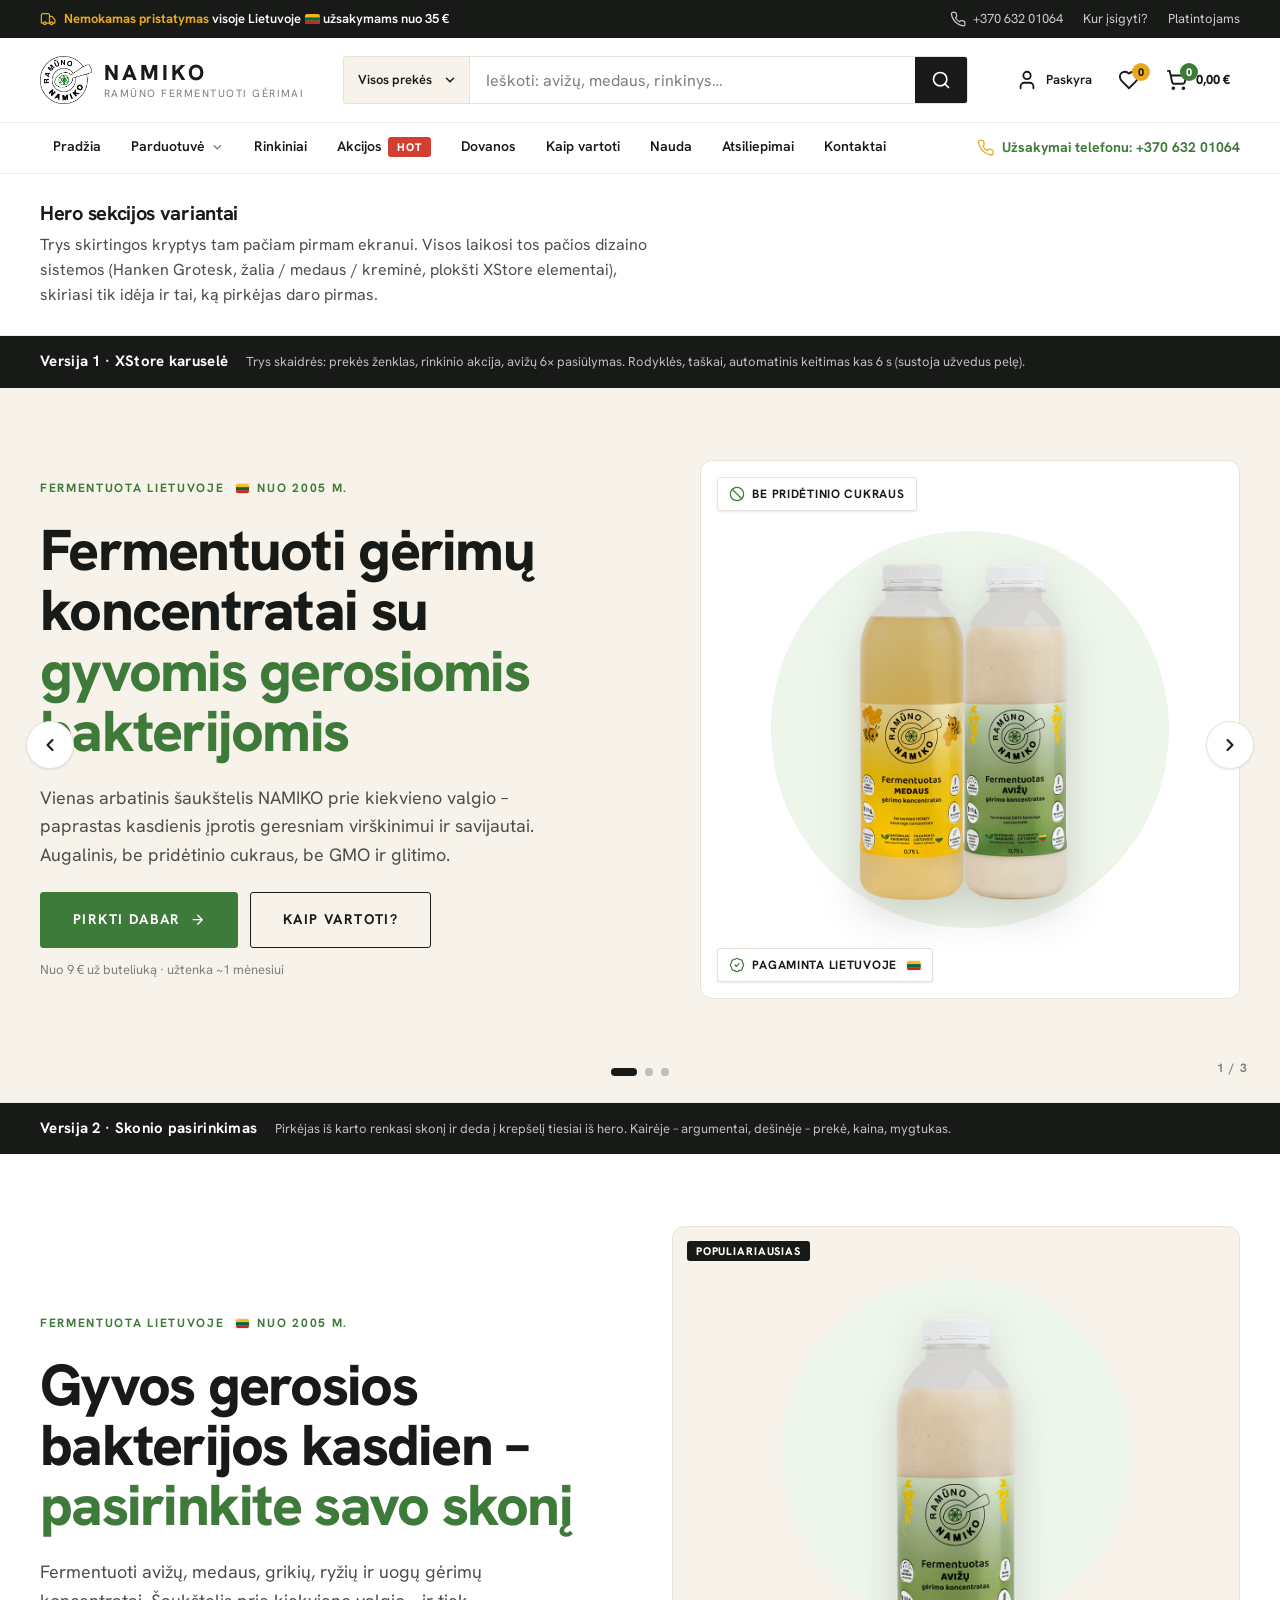
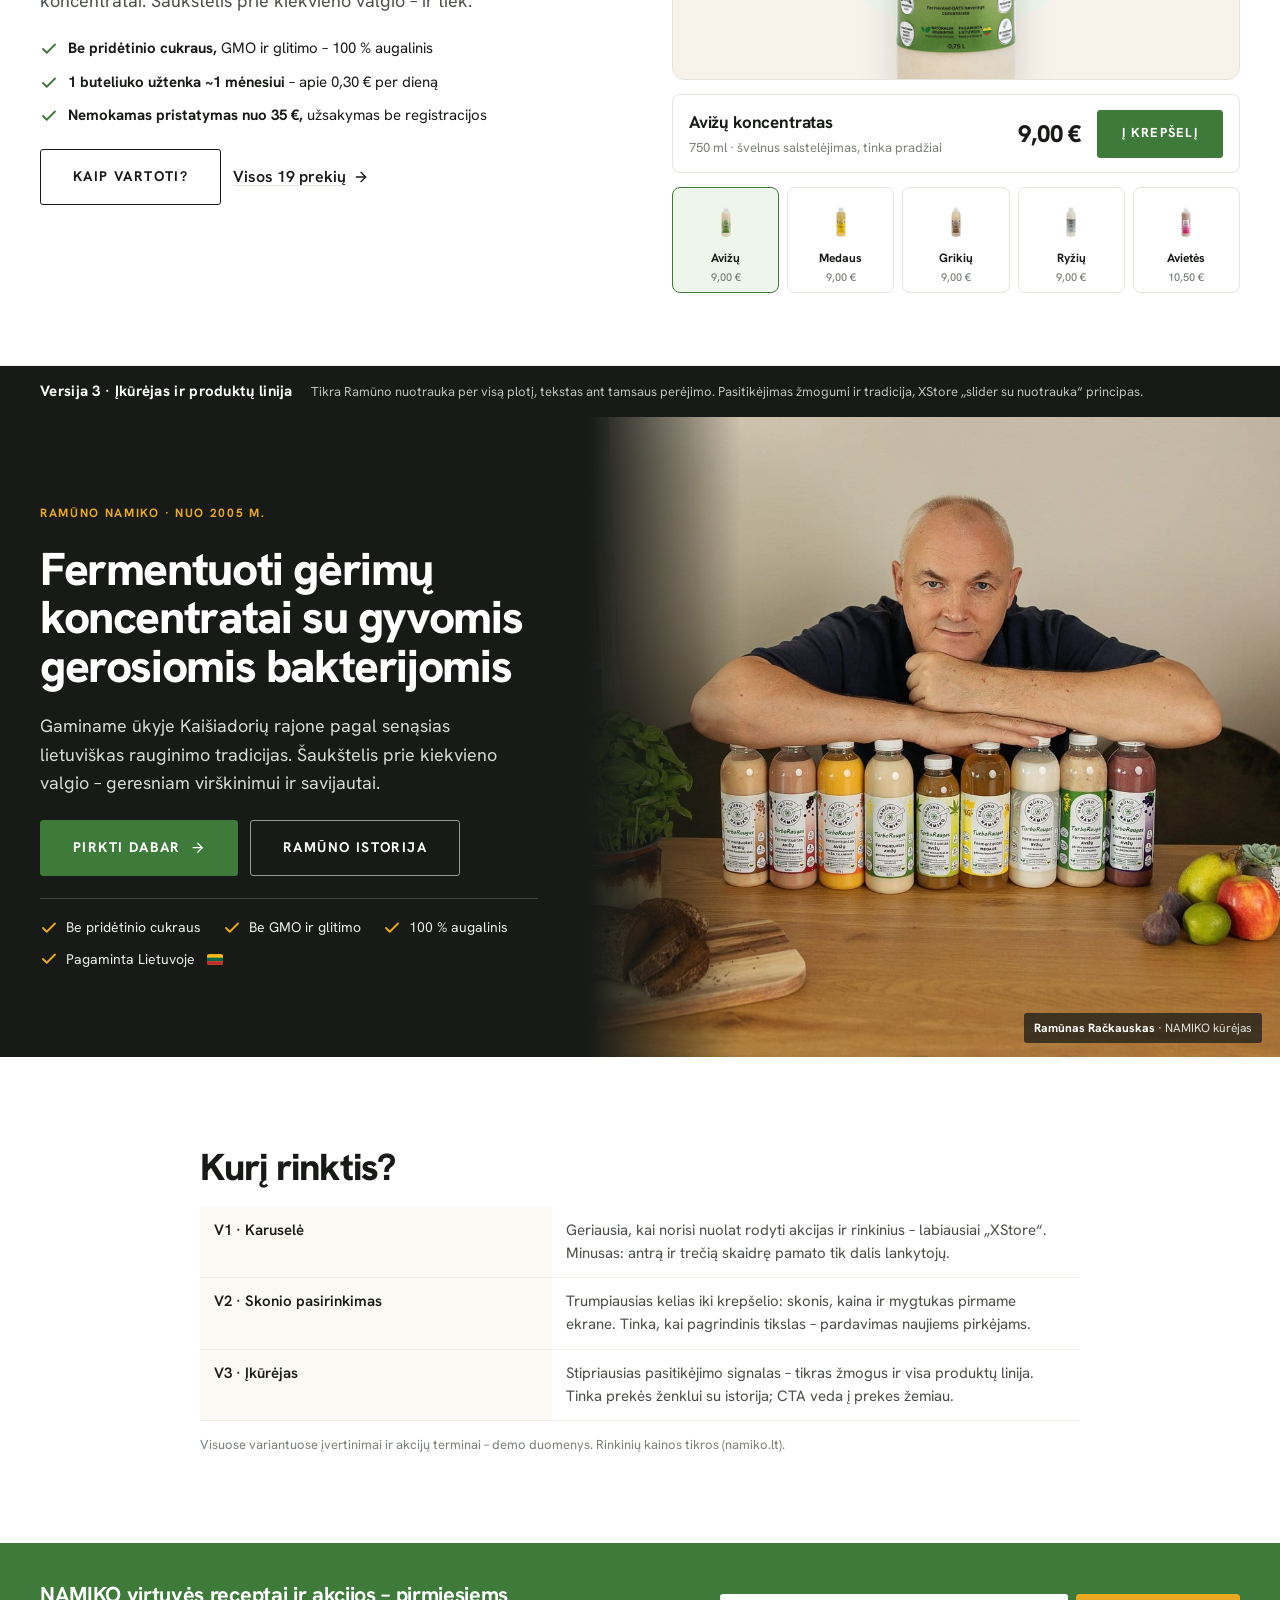
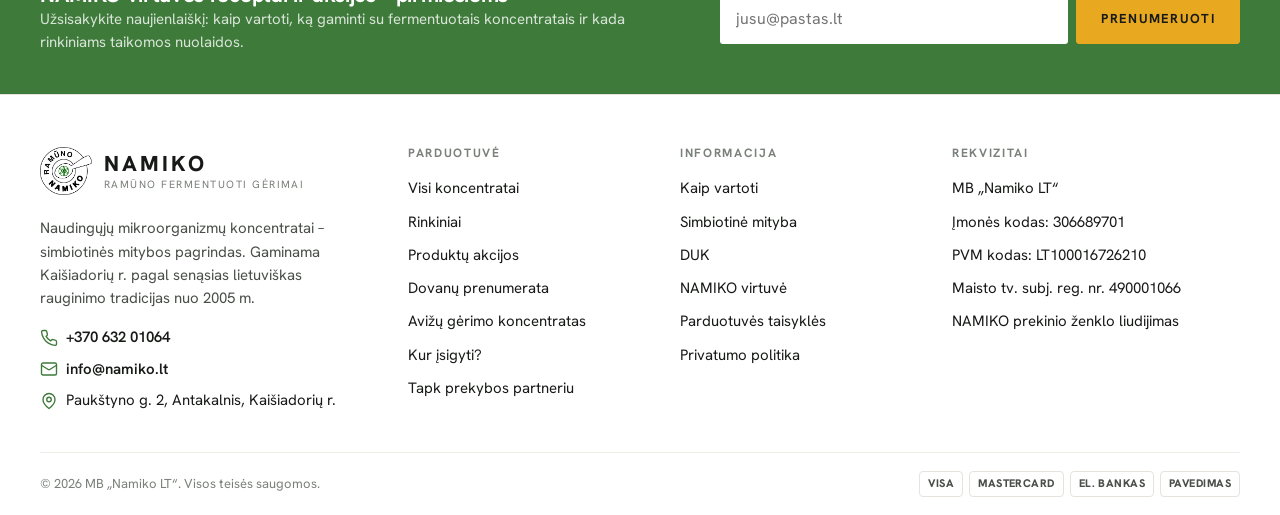
<file: hero-variantai.html>
<!doctype html>
<html lang="lt" class="no-js">
<head>
<meta charset="utf-8">
<meta name="viewport" content="width=device-width, initial-scale=1, viewport-fit=cover">
<title>Hero sekcijos variantai | NAMIKO dizainas</title>
<meta name="description" content="Trys NAMIKO pagrindinio puslapio hero sekcijos variantai palyginimui.">
<meta name="robots" content="noindex">
<link rel="icon" href="assets/img/NAMIKO-logo-transparent-2.png">
<link rel="preconnect" href="https://fonts.googleapis.com">
<link rel="preconnect" href="https://fonts.gstatic.com" crossorigin>
<link href="https://fonts.googleapis.com/css2?family=Hanken+Grotesk:ital,wght@0,400;0,500;0,600;0,700;0,800;1,400&display=swap" rel="stylesheet">
<link rel="stylesheet" href="assets/css/style.css?v=15">
<link rel="stylesheet" href="assets/css/hero-variants.css?v=3">
</head>
<body>
<svg xmlns="http://www.w3.org/2000/svg" style="display:none" aria-hidden="true">
  <defs>
    <symbol id="i-search" viewBox="0 0 24 24" fill="none" stroke="currentColor" stroke-width="2" stroke-linecap="round" stroke-linejoin="round"><circle cx="11" cy="11" r="8"/><path d="m21 21-4.3-4.3"/></symbol>
    <symbol id="i-user" viewBox="0 0 24 24" fill="none" stroke="currentColor" stroke-width="2" stroke-linecap="round" stroke-linejoin="round"><path d="M19 21v-2a4 4 0 0 0-4-4H9a4 4 0 0 0-4 4v2"/><circle cx="12" cy="7" r="4"/></symbol>
    <symbol id="i-heart" viewBox="0 0 24 24" fill="none" stroke="currentColor" stroke-width="2" stroke-linecap="round" stroke-linejoin="round"><path d="M19 14c1.49-1.46 3-3.21 3-5.5A5.5 5.5 0 0 0 16.5 3c-1.76 0-3 .5-4.5 2-1.5-1.5-2.74-2-4.5-2A5.5 5.5 0 0 0 2 8.5c0 2.3 1.5 4.05 3 5.5l7 7Z"/></symbol>
    <symbol id="i-cart" viewBox="0 0 24 24" fill="none" stroke="currentColor" stroke-width="2" stroke-linecap="round" stroke-linejoin="round"><circle cx="8" cy="21" r="1"/><circle cx="19" cy="21" r="1"/><path d="M2.05 2.05h2l2.66 12.42a2 2 0 0 0 2 1.58h9.78a2 2 0 0 0 1.95-1.57l1.65-7.43H5.12"/></symbol>
    <symbol id="i-menu" viewBox="0 0 24 24" fill="none" stroke="currentColor" stroke-width="2" stroke-linecap="round"><path d="M4 6h16M4 12h16M4 18h16"/></symbol>
    <symbol id="i-x" viewBox="0 0 24 24" fill="none" stroke="currentColor" stroke-width="2" stroke-linecap="round"><path d="M18 6 6 18M6 6l12 12"/></symbol>
    <symbol id="i-chev" viewBox="0 0 24 24" fill="none" stroke="currentColor" stroke-width="2.5" stroke-linecap="round" stroke-linejoin="round"><path d="m6 9 6 6 6-6"/></symbol>
    <symbol id="i-chev-r" viewBox="0 0 24 24" fill="none" stroke="currentColor" stroke-width="2.5" stroke-linecap="round" stroke-linejoin="round"><path d="m9 18 6-6-6-6"/></symbol>
    <symbol id="i-chev-l" viewBox="0 0 24 24" fill="none" stroke="currentColor" stroke-width="2.5" stroke-linecap="round" stroke-linejoin="round"><path d="m15 18-6-6 6-6"/></symbol>
    <symbol id="i-arrow" viewBox="0 0 24 24" fill="none" stroke="currentColor" stroke-width="2" stroke-linecap="round" stroke-linejoin="round"><path d="M5 12h14"/><path d="m12 5 7 7-7 7"/></symbol>
    <symbol id="i-check" viewBox="0 0 24 24" fill="none" stroke="currentColor" stroke-width="2.5" stroke-linecap="round" stroke-linejoin="round"><path d="M20 6 9 17l-5-5"/></symbol>
    <symbol id="i-plus" viewBox="0 0 24 24" fill="none" stroke="currentColor" stroke-width="2" stroke-linecap="round"><path d="M5 12h14M12 5v14"/></symbol>
    <symbol id="i-minus" viewBox="0 0 24 24" fill="none" stroke="currentColor" stroke-width="2" stroke-linecap="round"><path d="M5 12h14"/></symbol>
    <symbol id="i-truck" viewBox="0 0 24 24" fill="none" stroke="currentColor" stroke-width="1.8" stroke-linecap="round" stroke-linejoin="round"><path d="M14 18V6a2 2 0 0 0-2-2H4a2 2 0 0 0-2 2v11a1 1 0 0 0 1 1h2"/><path d="M15 18H9"/><path d="M19 18h2a1 1 0 0 0 1-1v-3.65a1 1 0 0 0-.22-.62l-3.48-4.35A1 1 0 0 0 17.52 8H14"/><circle cx="17" cy="18" r="2"/><circle cx="7" cy="18" r="2"/></symbol>
    <symbol id="i-shield" viewBox="0 0 24 24" fill="none" stroke="currentColor" stroke-width="1.8" stroke-linecap="round" stroke-linejoin="round"><path d="M20 13c0 5-3.5 7.5-7.66 8.95a1 1 0 0 1-.67-.01C7.5 20.5 4 18 4 13V6a1 1 0 0 1 1-1c2 0 4.5-1.2 6.24-2.72a1.17 1.17 0 0 1 1.52 0C14.51 3.81 17 5 19 5a1 1 0 0 1 1 1z"/><path d="m9 12 2 2 4-4"/></symbol>
    <symbol id="i-return" viewBox="0 0 24 24" fill="none" stroke="currentColor" stroke-width="1.8" stroke-linecap="round" stroke-linejoin="round"><path d="M3 12a9 9 0 1 0 9-9 9.75 9.75 0 0 0-6.74 2.74L3 8"/><path d="M3 3v5h5"/></symbol>
    <symbol id="i-leaf" viewBox="0 0 24 24" fill="none" stroke="currentColor" stroke-width="1.8" stroke-linecap="round" stroke-linejoin="round"><path d="M11 20A7 7 0 0 1 9.8 6.1C15.5 5 17 4.48 19 2c1 2 2 4.18 2 8 0 5.5-4.78 10-10 10Z"/><path d="M2 21c0-3 1.85-5.36 5.08-6C9.5 14.52 12 13 13 12"/></symbol>
    <symbol id="i-star" viewBox="0 0 24 24" fill="currentColor" stroke="currentColor" stroke-width="1" stroke-linejoin="round"><path d="M12 2l3.09 6.26L22 9.27l-5 4.87 1.18 6.88L12 17.77l-6.18 3.25L7 14.14 2 9.27l6.91-1.01L12 2z"/></symbol>
    <symbol id="i-phone" viewBox="0 0 24 24" fill="none" stroke="currentColor" stroke-width="1.8" stroke-linecap="round" stroke-linejoin="round"><path d="M22 16.92v3a2 2 0 0 1-2.18 2 19.79 19.79 0 0 1-8.63-3.07 19.5 19.5 0 0 1-6-6 19.79 19.79 0 0 1-3.07-8.67A2 2 0 0 1 4.11 2h3a2 2 0 0 1 2 1.72 12.84 12.84 0 0 0 .7 2.81 2 2 0 0 1-.45 2.11L8.09 9.91a16 16 0 0 0 6 6l1.27-1.27a2 2 0 0 1 2.11-.45 12.84 12.84 0 0 0 2.81.7A2 2 0 0 1 22 16.92z"/></symbol>
    <symbol id="i-mail" viewBox="0 0 24 24" fill="none" stroke="currentColor" stroke-width="1.8" stroke-linecap="round" stroke-linejoin="round"><rect x="2" y="4" width="20" height="16" rx="2"/><path d="m22 7-8.97 5.7a1.94 1.94 0 0 1-2.06 0L2 7"/></symbol>
    <symbol id="i-pin" viewBox="0 0 24 24" fill="none" stroke="currentColor" stroke-width="1.8" stroke-linecap="round" stroke-linejoin="round"><path d="M20 10c0 6-8 12-8 12s-8-6-8-12a8 8 0 0 1 16 0Z"/><circle cx="12" cy="10" r="3"/></symbol>
    <symbol id="i-clock" viewBox="0 0 24 24" fill="none" stroke="currentColor" stroke-width="1.8" stroke-linecap="round" stroke-linejoin="round"><circle cx="12" cy="12" r="10"/><path d="M12 6v6l4 2"/></symbol>
    <symbol id="i-zoom" viewBox="0 0 24 24" fill="none" stroke="currentColor" stroke-width="2" stroke-linecap="round" stroke-linejoin="round"><circle cx="11" cy="11" r="8"/><path d="m21 21-4.3-4.3M11 8v6M8 11h6"/></symbol>
    <symbol id="i-eye" viewBox="0 0 24 24" fill="none" stroke="currentColor" stroke-width="2" stroke-linecap="round" stroke-linejoin="round"><path d="M2 12s3-7 10-7 10 7 10 7-3 7-10 7-10-7-10-7Z"/><circle cx="12" cy="12" r="3"/></symbol>
    <symbol id="i-lock" viewBox="0 0 24 24" fill="none" stroke="currentColor" stroke-width="2" stroke-linecap="round" stroke-linejoin="round"><rect x="3" y="11" width="18" height="11" rx="2"/><path d="M7 11V7a5 5 0 0 1 10 0v4"/></symbol>
    <symbol id="i-card" viewBox="0 0 24 24" fill="none" stroke="currentColor" stroke-width="1.8" stroke-linecap="round" stroke-linejoin="round"><rect x="2" y="5" width="20" height="14" rx="2"/><path d="M2 10h20"/></symbol>
    <symbol id="i-bank" viewBox="0 0 24 24" fill="none" stroke="currentColor" stroke-width="1.8" stroke-linecap="round" stroke-linejoin="round"><path d="M3 22h18M6 18v-7M10 18v-7M14 18v-7M18 18v-7"/><path d="m12 2 8 5H4l8-5Z"/></symbol>
    <symbol id="i-box" viewBox="0 0 24 24" fill="none" stroke="currentColor" stroke-width="1.8" stroke-linecap="round" stroke-linejoin="round"><path d="m7.5 4.27 9 5.15"/><path d="M21 8a2 2 0 0 0-1-1.73l-7-4a2 2 0 0 0-2 0l-7 4A2 2 0 0 0 3 8v8a2 2 0 0 0 1 1.73l7 4a2 2 0 0 0 2 0l7-4A2 2 0 0 0 21 16Z"/><path d="m3.3 7 8.7 5 8.7-5"/><path d="M12 22V12"/></symbol>
    <symbol id="i-award" viewBox="0 0 24 24" fill="none" stroke="currentColor" stroke-width="1.8" stroke-linecap="round" stroke-linejoin="round"><circle cx="12" cy="8" r="6"/><path d="M15.477 12.89 17 22l-5-3-5 3 1.523-9.11"/></symbol>
    <symbol id="i-sparkles" viewBox="0 0 24 24" fill="none" stroke="currentColor" stroke-width="1.8" stroke-linecap="round" stroke-linejoin="round"><path d="m12 3-1.9 5.8a2 2 0 0 1-1.3 1.3L3 12l5.8 1.9a2 2 0 0 1 1.3 1.3L12 21l1.9-5.8a2 2 0 0 1 1.3-1.3L21 12l-5.8-1.9a2 2 0 0 1-1.3-1.3Z"/></symbol>
    <symbol id="i-info" viewBox="0 0 24 24" fill="none" stroke="currentColor" stroke-width="2" stroke-linecap="round" stroke-linejoin="round"><circle cx="12" cy="12" r="10"/><path d="M12 16v-4M12 8h.01"/></symbol>
    <symbol id="i-percent" viewBox="0 0 24 24" fill="none" stroke="currentColor" stroke-width="2" stroke-linecap="round" stroke-linejoin="round"><path d="M19 5 5 19"/><circle cx="6.5" cy="6.5" r="2.5"/><circle cx="17.5" cy="17.5" r="2.5"/></symbol>
    <symbol id="i-gift" viewBox="0 0 24 24" fill="none" stroke="currentColor" stroke-width="1.8" stroke-linecap="round" stroke-linejoin="round"><rect x="3" y="8" width="18" height="4" rx="1"/><path d="M12 8v13"/><path d="M19 12v7a2 2 0 0 1-2 2H7a2 2 0 0 1-2-2v-7"/><path d="M7.5 8a2.5 2.5 0 0 1 0-5A4.8 8 0 0 1 12 8a4.8 8 0 0 1 4.5-5 2.5 2.5 0 0 1 0 5"/></symbol>
    <symbol id="i-glass" viewBox="0 0 24 24" fill="none" stroke="currentColor" stroke-width="1.8" stroke-linecap="round" stroke-linejoin="round"><path d="m6 8 1.75 12.28a2 2 0 0 0 2 1.72h4.54a2 2 0 0 0 2-1.72L18 8"/><path d="M5 8h14"/><path d="M7 15a6.47 6.47 0 0 1 5 0 6.47 6.47 0 0 0 5 0"/><path d="m12 8 1-6h2"/></symbol>
    <symbol id="i-spoon" viewBox="0 0 24 24" fill="none" stroke="currentColor" stroke-width="1.8" stroke-linecap="round" stroke-linejoin="round"><path d="M3 2v7c0 1.1.9 2 2 2h4a2 2 0 0 0 2-2V2"/><path d="M7 2v20"/><path d="M21 15V2a5 5 0 0 0-5 5v6c0 1.1.9 2 2 2h3Zm0 0v7"/></symbol>
    <symbol id="i-ban" viewBox="0 0 24 24" fill="none" stroke="currentColor" stroke-width="1.8" stroke-linecap="round" stroke-linejoin="round"><circle cx="12" cy="12" r="10"/><path d="m4.9 4.9 14.2 14.2"/></symbol>
    <symbol id="i-badge" viewBox="0 0 24 24" fill="none" stroke="currentColor" stroke-width="1.8" stroke-linecap="round" stroke-linejoin="round"><path d="M3.85 8.62a4 4 0 0 1 4.78-4.77 4 4 0 0 1 6.74 0 4 4 0 0 1 4.78 4.78 4 4 0 0 1 0 6.74 4 4 0 0 1-4.77 4.78 4 4 0 0 1-6.75 0 4 4 0 0 1-4.78-4.77 4 4 0 0 1 0-6.76Z"/><path d="m9 12 2 2 4-4"/></symbol>
    <symbol id="i-pulse" viewBox="0 0 24 24" fill="none" stroke="currentColor" stroke-width="1.8" stroke-linecap="round" stroke-linejoin="round"><path d="M19 14c1.49-1.46 3-3.21 3-5.5A5.5 5.5 0 0 0 16.5 3c-1.76 0-3 .5-4.5 2-1.5-1.5-2.74-2-4.5-2A5.5 5.5 0 0 0 2 8.5c0 2.3 1.5 4.05 3 5.5l7 7Z"/><path d="M3.22 12H9.5l.5-1 2 4.5 2-7 1.5 3.5h5.27"/></symbol>
    <symbol id="i-zap" viewBox="0 0 24 24" fill="none" stroke="currentColor" stroke-width="1.8" stroke-linecap="round" stroke-linejoin="round"><path d="M13 2 3 14h9l-1 8 10-12h-9l1-8z"/></symbol>
    <symbol id="i-fridge" viewBox="0 0 24 24" fill="none" stroke="currentColor" stroke-width="1.8" stroke-linecap="round" stroke-linejoin="round"><path d="M5 6a4 4 0 0 1 4-4h6a4 4 0 0 1 4 4v14a2 2 0 0 1-2 2H7a2 2 0 0 1-2-2V6Z"/><path d="M5 10h14"/><path d="M15 7v6"/></symbol>
    <symbol id="i-store" viewBox="0 0 24 24" fill="none" stroke="currentColor" stroke-width="1.8" stroke-linecap="round" stroke-linejoin="round"><path d="m2 7 4.41-4.41A2 2 0 0 1 7.83 2h8.34a2 2 0 0 1 1.42.59L22 7"/><path d="M4 12v8a2 2 0 0 0 2 2h12a2 2 0 0 0 2-2v-8"/><path d="M15 22v-4a2 2 0 0 0-2-2h-2a2 2 0 0 0-2 2v4"/><path d="M2 7h20"/><path d="M22 7v3a2 2 0 0 1-2 2 2.7 2.7 0 0 1-1.59-.63.7.7 0 0 0-.82 0A2.7 2.7 0 0 1 16 12a2.7 2.7 0 0 1-1.59-.63.7.7 0 0 0-.82 0A2.7 2.7 0 0 1 12 12a2.7 2.7 0 0 1-1.59-.63.7.7 0 0 0-.82 0A2.7 2.7 0 0 1 8 12a2.7 2.7 0 0 1-1.59-.63.7.7 0 0 0-.82 0A2.7 2.7 0 0 1 4 12a2 2 0 0 1-2-2V7"/></symbol>
    <symbol id="i-chat" viewBox="0 0 24 24" fill="none" stroke="currentColor" stroke-width="1.8" stroke-linecap="round" stroke-linejoin="round"><path d="M7.9 20A9 9 0 1 0 4 16.1L2 22Z"/></symbol>
    <symbol id="i-home" viewBox="0 0 24 24" fill="none" stroke="currentColor" stroke-width="2" stroke-linecap="round" stroke-linejoin="round"><path d="m3 10 9-7 9 7v10a2 2 0 0 1-2 2H5a2 2 0 0 1-2-2z"/><path d="M9 22V12h6v10"/></symbol>
    <symbol id="i-share" viewBox="0 0 24 24" fill="none" stroke="currentColor" stroke-width="2" stroke-linecap="round" stroke-linejoin="round"><circle cx="18" cy="5" r="3"/><circle cx="6" cy="12" r="3"/><circle cx="18" cy="19" r="3"/><path d="m8.59 13.51 6.82 3.98M15.41 6.51l-6.82 3.98"/></symbol>
    <symbol id="i-flask" viewBox="0 0 24 24" fill="none" stroke="currentColor" stroke-width="1.8" stroke-linecap="round" stroke-linejoin="round"><path d="M10 2v7.31"/><path d="M14 9.3V1.99"/><path d="M8.5 2h7"/><path d="M14 9.3a6.5 6.5 0 1 1-4 0"/><path d="M5.52 16h12.96"/></symbol>
    <symbol id="i-trash" viewBox="0 0 24 24" fill="none" stroke="currentColor" stroke-width="2" stroke-linecap="round" stroke-linejoin="round"><path d="M3 6h18M8 6V4a2 2 0 0 1 2-2h4a2 2 0 0 1 2 2v2M19 6l-1 14a2 2 0 0 1-2 2H8a2 2 0 0 1-2-2L5 6"/></symbol>
    <symbol id="i-wheat" viewBox="0 0 24 24" fill="none" stroke="currentColor" stroke-width="1.8" stroke-linecap="round" stroke-linejoin="round"><path d="M2 22 16 8"/><path d="M3.47 12.53 5 11l1.53 1.53a3.5 3.5 0 0 1 0 4.94L5 19l-1.53-1.53a3.5 3.5 0 0 1 0-4.94Z"/><path d="M7.47 8.53 9 7l1.53 1.53a3.5 3.5 0 0 1 0 4.94L9 15l-1.53-1.53a3.5 3.5 0 0 1 0-4.94Z"/><path d="M11.47 4.53 13 3l1.53 1.53a3.5 3.5 0 0 1 0 4.94L13 11l-1.53-1.53a3.5 3.5 0 0 1 0-4.94Z"/><path d="M20 2h2v2a4 4 0 0 1-4 4h-2V6a4 4 0 0 1 4-4Z"/><path d="M11.47 17.47 13 19l-1.53 1.53a3.5 3.5 0 0 1-4.94 0L5 19l1.53-1.53a3.5 3.5 0 0 1 4.94 0Z"/><path d="M15.47 13.47 17 15l-1.53 1.53a3.5 3.5 0 0 1-4.94 0L9 15l1.53-1.53a3.5 3.5 0 0 1 4.94 0Z"/><path d="M19.47 9.47 21 11l-1.53 1.53a3.5 3.5 0 0 1-4.94 0L13 11l1.53-1.53a3.5 3.5 0 0 1 4.94 0Z"/></symbol>
    <symbol id="i-flag-lt" viewBox="0 0 24 16"><rect width="24" height="16" fill="#FDB913"/><rect y="5.333" width="24" height="5.334" fill="#006A44"/><rect y="10.667" width="24" height="5.333" fill="#C1272D"/></symbol>
    <symbol id="i-scroll" viewBox="0 0 24 24" fill="none" stroke="currentColor" stroke-width="1.8" stroke-linecap="round" stroke-linejoin="round"><path d="M15 12h-5"/><path d="M15 8h-5"/><path d="M19 17V5a2 2 0 0 0-2-2H4"/><path d="M8 21h12a2 2 0 0 0 2-2v-1a1 1 0 0 0-1-1H11a1 1 0 0 0-1 1v1a2 2 0 1 1-4 0V5a2 2 0 1 0-4 0v2a1 1 0 0 0 1 1h3"/></symbol>
    <symbol id="i-sprout" viewBox="0 0 24 24" fill="none" stroke="currentColor" stroke-width="1.8" stroke-linecap="round" stroke-linejoin="round"><path d="M7 20h10"/><path d="M10 20c5.5-2.5.8-6.4 3-10"/><path d="M9.5 9.4c1.1.8 1.8 2.2 2.3 3.7-2 .4-3.5.4-4.8-.3-1.2-.6-2.3-1.9-3-4.2 2.8-.5 4.4 0 5.5.8z"/><path d="M14.1 6a7 7 0 0 0-1.1 4c1.9-.1 3.3-.6 4.3-1.4 1-1 1.6-2.3 1.7-4.6-2.7.1-4 1-4.9 2z"/></symbol>
    <symbol id="i-badge-percent" viewBox="0 0 24 24" fill="none" stroke="currentColor" stroke-width="1.8" stroke-linecap="round" stroke-linejoin="round"><path d="M3.85 8.62a4 4 0 0 1 4.78-4.77 4 4 0 0 1 6.74 0 4 4 0 0 1 4.78 4.78 4 4 0 0 1 0 6.74 4 4 0 0 1-4.77 4.78 4 4 0 0 1-6.75 0 4 4 0 0 1-4.78-4.77 4 4 0 0 1 0-6.76Z"/><path d="m15 9-6 6"/><path d="M9 9h.01"/><path d="M15 15h.01"/></symbol>
    <symbol id="i-timer" viewBox="0 0 24 24" fill="none" stroke="currentColor" stroke-width="1.8" stroke-linecap="round" stroke-linejoin="round"><path d="M10 2h4"/><path d="m12 14 3-3"/><circle cx="12" cy="14" r="8"/></symbol>
    <symbol id="i-repeat" viewBox="0 0 24 24" fill="none" stroke="currentColor" stroke-width="1.8" stroke-linecap="round" stroke-linejoin="round"><path d="m17 2 4 4-4 4"/><path d="M3 11v-1a4 4 0 0 1 4-4h14"/><path d="m7 22-4-4 4-4"/><path d="M21 13v1a4 4 0 0 1-4 4H3"/></symbol>
  </defs>
</svg>

<div class="topbar">
  <div class="container">
    <p class="topbar-promo"><svg class="icon"><use href="#i-truck"></use></svg><span><strong>Nemokamas pristatymas</strong> visoje Lietuvoje<svg class="flag-lt" aria-hidden="true"><use href="#i-flag-lt"></use></svg> užsakymams nuo 35 €</span></p>
    <div class="topbar-links">
      <a href="tel:+37063201064"><svg class="icon"><use href="#i-phone"></use></svg>+370 632 01064</a>
      <a href="#kontaktai">Kur įsigyti?</a>
      <a href="#kontaktai">Platintojams</a>
    </div>
  </div>
</div>
<header class="header">
  <div class="container header-main">
    <button class="burger" type="button" aria-label="Atidaryti meniu" data-drawer-open><svg class="icon"><use href="#i-menu"></use></svg></button>
    <a class="logo" href="index.html" aria-label="NAMIKO – į pradžią">
      <img src="assets/img/NAMIKO-logo-transparent-2.png" alt="" width="52" height="48">
      <span class="logo-text"><b>NAMIKO</b><span>Ramūno fermentuoti gėrimai</span></span>
    </a>
    <form class="search" role="search" action="index.html#prekes">
      <select aria-label="Kategorija"><option>Visos prekės</option><option>Koncentratai</option><option>Rinkiniai</option><option>Akcijos</option></select>
      <label class="sr-only" for="q">Ieškoti prekių</label>
      <input id="q" type="search" name="q" placeholder="Ieškoti: avižų, medaus, rinkinys…" autocomplete="off">
      <button type="submit" aria-label="Ieškoti"><svg class="icon"><use href="#i-search"></use></svg></button>
    </form>
    <div class="header-actions">
      <a class="action" href="#paskyra"><svg class="icon"><use href="#i-user"></use></svg><span class="action-label">Paskyra</span></a>
      <button class="action" type="button" aria-label="Norų sąrašas"><svg class="icon"><use href="#i-heart"></use></svg><span class="count is-honey" data-wish-count>0</span></button>
      <a class="action" href="pirkimas.html" aria-label="Krepšelis"><svg class="icon"><use href="#i-cart"></use></svg><span class="count" data-cart-count>0</span><span class="cart-total" data-cart-total>0,00 €</span></a>
    </div>
  </div>
  <div class="mobile-search">
    <form class="search" role="search" action="index.html#prekes">
      <label class="sr-only" for="qm">Ieškoti prekių</label>
      <input id="qm" type="search" name="q" placeholder="Ieškoti prekių…" autocomplete="off">
      <button type="submit" aria-label="Ieškoti"><svg class="icon"><use href="#i-search"></use></svg></button>
    </form>
  </div>
  <nav class="nav" aria-label="Pagrindinis meniu">
    <div class="container">
      <ul class="nav-list">
        <li><a href="index.html">Pradžia</a></li>
        <li><a href="index.html#prekes">Parduotuvė <svg class="icon"><use href="#i-chev"></use></svg></a></li>
        <li><a href="index.html#rinkiniai">Rinkiniai</a></li>
        <li><a href="index.html#rinkiniai">Akcijos <span class="badge badge-hot">Hot</span></a></li>
        <li><a href="index.html#dovana">Dovanos</a></li>
        <li><a href="index.html#kaip-vartoti">Kaip vartoti</a></li>
        <li><a href="index.html#nauda">Nauda</a></li>
        <li><a href="index.html#atsiliepimai">Atsiliepimai</a></li>
        <li><a href="#kontaktai">Kontaktai</a></li>
      </ul>
      <a class="nav-cta" href="tel:+37063201064"><svg class="icon"><use href="#i-phone"></use></svg>Užsakymai telefonu: +370 632 01064</a>
    </div>
  </nav>
</header>
<div class="drawer" data-drawer aria-hidden="true">
  <div class="drawer-backdrop" data-drawer-close></div>
  <div class="drawer-panel" role="dialog" aria-label="Meniu">
    <div class="drawer-head">
      <span class="logo-text"><b>NAMIKO</b></span>
      <button type="button" class="action" aria-label="Uždaryti meniu" data-drawer-close><svg class="icon"><use href="#i-x"></use></svg></button>
    </div>
    <a href="index.html">Pradžia <svg class="icon"><use href="#i-chev-r"></use></svg></a>
    <a href="index.html#prekes">Parduotuvė <svg class="icon"><use href="#i-chev-r"></use></svg></a>
    <a href="index.html#rinkiniai">Rinkiniai ir akcijos <svg class="icon"><use href="#i-chev-r"></use></svg></a>
    <a href="index.html#dovana">Dovanų prenumerata <svg class="icon"><use href="#i-chev-r"></use></svg></a>
    <a href="index.html#kaip-vartoti">Kaip vartoti <svg class="icon"><use href="#i-chev-r"></use></svg></a>
    <a href="index.html#nauda">Nauda <svg class="icon"><use href="#i-chev-r"></use></svg></a>
    <a href="index.html#atsiliepimai">Atsiliepimai <svg class="icon"><use href="#i-chev-r"></use></svg></a>
    <a href="index.html#duk">DUK <svg class="icon"><use href="#i-chev-r"></use></svg></a>
    <a href="#kontaktai">Kontaktai <svg class="icon"><use href="#i-chev-r"></use></svg></a>
    <a href="tel:+37063201064" class="btn btn-primary" style="margin-top:16px;justify-content:center"><svg class="icon"><use href="#i-phone"></use></svg>+370 632 01064</a>
  </div>
</div>


<main>
  <section class="hv-intro" aria-label="Apie palyginimą">
    <div class="container">
      <h1 class="h3">Hero sekcijos variantai</h1>
      <p>Trys skirtingos kryptys tam pačiam pirmam ekranui. Visos laikosi tos pačios dizaino sistemos (Hanken Grotesk, žalia / medaus / kreminė, plokšti XStore elementai), skiriasi tik idėja ir tai, ką pirkėjas daro pirmas.</p>
    </div>
  </section>

  <!-- ===================== V1 ===================== -->
  <div class="hv-label"><div class="container"><b>Versija 1 · XStore karuselė</b><span>Trys skaidrės: prekės ženklas, rinkinio akcija, avižų 6× pasiūlymas. Rodyklės, taškai, automatinis keitimas kas 6 s (sustoja užvedus pelę).</span></div></div>
  <section class="hv1" id="v1" aria-roledescription="karuselė" aria-label="Pasiūlymai" data-slider>
    <div class="hv1-track">
      <div class="hv1-slide is-active" role="group" aria-label="1 iš 3">
        <div class="container">
          <div class="hero-copy">
            <span class="eyebrow">Fermentuota Lietuvoje<svg class="flag-lt" aria-hidden="true"><use href="#i-flag-lt"></use></svg> nuo 2005 m.</span>
            <h2 class="h1">Fermentuoti gėrimų koncentratai su <em>gyvomis gerosiomis bakterijomis</em></h2>
            <p class="lead">Vienas arbatinis šaukštelis NAMIKO prie kiekvieno valgio – paprastas kasdienis įprotis geresniam virškinimui ir savijautai. Augalinis, be pridėtinio cukraus, be GMO ir glitimo.</p>
            <div class="hero-ctas">
              <a class="btn btn-primary btn-lg" href="index.html#prekes">Pirkti dabar <svg class="icon"><use href="#i-arrow"></use></svg></a>
              <a class="btn btn-outline btn-lg" href="index.html#kaip-vartoti">Kaip vartoti?</a>
              <span class="muted">Nuo 9 € už buteliuką · užtenka ~1 mėnesiui</span>
            </div>
          </div>
          <div class="hero-visual">
            <img class="hero-product" src="assets/img/pradedanciuju-new.png" alt="NAMIKO medaus ir avižų gėrimų koncentratai" width="1024" height="1024">
            <span class="hero-label hero-label--tl"><svg class="icon"><use href="#i-ban"></use></svg>Be pridėtinio cukraus</span>
            <span class="hero-label hero-label--bl"><svg class="icon"><use href="#i-badge"></use></svg>Pagaminta Lietuvoje<svg class="flag-lt" aria-hidden="true"><use href="#i-flag-lt"></use></svg></span>
          </div>
        </div>
      </div>
      <div class="hv1-slide hv1-slide--green" role="group" aria-label="2 iš 3" aria-hidden="true">
        <div class="container">
          <div class="hv1-promo">
            <span><span class="badge badge-sale">Akcija</span></span>
            <h2 class="h1">Rinkinys PRADEDANTIESIEMS: medaus + avižų</h2>
            <p class="lead">Du švelniausi skoniai pažinčiai su NAMIKO. Užtenka maždaug dviem mėnesiams vienam žmogui.</p>
            <div class="hv1-price"><span class="price">17,00 €</span><span class="price-old">18,00 €</span><span class="muted">2 × 0,75 l</span></div>
            <ul>
              <li><svg class="icon"><use href="#i-check"></use></svg>8,50 € už buteliuką</li>
              <li><svg class="icon"><use href="#i-check"></use></svg>Be pridėtinio cukraus, GMO ir glitimo</li>
            </ul>
            <div class="hero-ctas"><button class="btn btn-primary btn-lg" type="button" data-add="Rinkinys PRADEDANTIESIEMS" data-price="17">Į krepšelį</button><a class="btn btn-outline btn-lg" href="index.html#rinkiniai">Visi rinkiniai</a></div>
          </div>
          <div class="hero-visual">
            <img class="hero-product" src="assets/img/pradedanciuju-new.png" alt="Rinkinys PRADEDANTIESIEMS" width="1024" height="1024" loading="lazy">
            <span class="hero-label hero-label--tl"><svg class="icon"><use href="#i-percent"></use></svg>Sutaupote 1 €</span>
          </div>
        </div>
      </div>
      <div class="hv1-slide hv1-slide--honey" role="group" aria-label="3 iš 3" aria-hidden="true">
        <div class="container">
          <div class="hv1-promo">
            <span><span class="badge badge-sale">Sutaupykite 5 €</span></span>
            <h2 class="h1">Avižų rinkinys 6 × 0,75 l – pusmečiui arba visai šeimai</h2>
            <p class="lead">Populiariausias skonis didesne pakuote. Pristatymas visoje Lietuvoje<svg class="flag-lt" aria-hidden="true"><use href="#i-flag-lt"></use></svg> – nemokamas.</p>
            <div class="hv1-price"><span class="price">49,00 €</span><span class="price-old">54,00 €</span><span class="muted">8,17 € už buteliuką</span></div>
            <div class="hero-ctas"><button class="btn btn-primary btn-lg" type="button" data-add="Avižų rinkinys 6 × 0,75 l" data-price="49">Į krepšelį</button><a class="btn btn-outline btn-lg" href="preke.html">Apie avižų koncentratą</a></div>
          </div>
          <div class="hero-visual">
            <img class="hero-product" src="assets/img/Avizu62.png" alt="Avižų koncentratų rinkinys 6 × 0,75 l" width="1024" height="1024" loading="lazy">
            <span class="hero-label hero-label--bl"><svg class="icon"><use href="#i-truck"></use></svg>Nemokamas pristatymas</span>
          </div>
        </div>
      </div>
    </div>
    <button class="hv1-arrow hv1-arrow--prev" type="button" data-dir="-" aria-label="Ankstesnė skaidrė"><svg class="icon"><use href="#i-chev-l"></use></svg></button>
    <button class="hv1-arrow hv1-arrow--next" type="button" data-dir="+" aria-label="Kita skaidrė"><svg class="icon"><use href="#i-chev-r"></use></svg></button>
    <div class="hv1-dots" role="tablist" aria-label="Skaidrės">
      <button class="hv1-dot" type="button" aria-current="true" aria-label="1 skaidrė"></button>
      <button class="hv1-dot" type="button" aria-current="false" aria-label="2 skaidrė"></button>
      <button class="hv1-dot" type="button" aria-current="false" aria-label="3 skaidrė"></button>
    </div>
    <span class="hv1-counter" data-counter>1 / 3</span>
  </section>

  <!-- ===================== V2 ===================== -->
  <div class="hv-label"><div class="container"><b>Versija 2 · Skonio pasirinkimas</b><span>Pirkėjas iš karto renkasi skonį ir deda į krepšelį tiesiai iš hero. Kairėje – argumentai, dešinėje – prekė, kaina, mygtukas.</span></div></div>
  <section class="hv2" id="v2" aria-label="Pasirinkite skonį">
    <div class="container">
      <div class="hero-copy">
        <span class="eyebrow">Fermentuota Lietuvoje<svg class="flag-lt" aria-hidden="true"><use href="#i-flag-lt"></use></svg> nuo 2005 m.</span>
        <h2 class="h1">Gyvos gerosios bakterijos kasdien – <em>pasirinkite savo skonį</em></h2>
        <p class="lead">Fermentuoti avižų, medaus, grikių, ryžių ir uogų gėrimų koncentratai. Šaukštelis prie kiekvieno valgio – ir tiek.</p>
        <ul class="hv2-check">
          <li><svg class="icon"><use href="#i-check"></use></svg><span><b>Be pridėtinio cukraus,</b> GMO ir glitimo – 100 % augalinis</span></li>
          <li><svg class="icon"><use href="#i-check"></use></svg><span><b>1 buteliuko užtenka ~1 mėnesiui</b> – apie 0,30 € per dieną</span></li>
          <li><svg class="icon"><use href="#i-check"></use></svg><span><b>Nemokamas pristatymas nuo 35 €,</b> užsakymas be registracijos</span></li>
        </ul>
        <div class="hero-ctas">
          <a class="btn btn-outline btn-lg" href="index.html#kaip-vartoti">Kaip vartoti?</a>
          <a class="link" href="index.html#prekes">Visos 19 prekių <svg class="icon"><use href="#i-arrow"></use></svg></a>
        </div>
      </div>
      <div class="hv2-picker" data-picker>
        <div class="hv2-stage">
          <span class="badge badge-top" data-pick-badge>Populiariausias</span>
          <img src="assets/img/avizu2.png" alt="NAMIKO fermentuotas avižų gėrimo koncentratas" width="1024" height="1024">
        </div>
        <div class="hv2-info">
          <div><b data-pick-name>Avižų koncentratas</b><small data-pick-desc>750 ml · švelnus salstelėjimas, tinka pradžiai</small></div>
          <span class="price" data-pick-price>9,00 €</span>
          <button class="btn btn-primary" type="button" data-pick-add data-add="Avižų koncentratas" data-price="9">Į krepšelį</button>
        </div>
        <div class="hv2-chips" role="tablist" aria-label="Skoniai">
          <button class="hv2-chip" type="button" role="tab" aria-selected="true" data-img="assets/img/avizu2.png" data-alt="Avižų koncentratas" data-name="Avižų koncentratas" data-desc="750 ml · švelnus salstelėjimas, tinka pradžiai" data-price="9" data-price-label="9,00 €" data-badge="Populiariausias"><img src="assets/img/avizu2.png" alt="" loading="lazy">Avižų<small>9,00 €</small></button>
          <button class="hv2-chip" type="button" role="tab" aria-selected="false" data-img="assets/img/medaus2.png" data-alt="Medaus koncentratas" data-name="Medaus koncentratas" data-desc="750 ml · su natūraliu medumi" data-price="9" data-price-label="9,00 €" data-badge=""><img src="assets/img/medaus2.png" alt="" loading="lazy">Medaus<small>9,00 €</small></button>
          <button class="hv2-chip" type="button" role="tab" aria-selected="false" data-img="assets/img/grikiu2.png" data-alt="Grikių koncentratas" data-name="Grikių koncentratas" data-desc="750 ml · sodresnis javų skonis" data-price="9" data-price-label="9,00 €" data-badge=""><img src="assets/img/grikiu2.png" alt="" loading="lazy">Grikių<small>9,00 €</small></button>
          <button class="hv2-chip" type="button" role="tab" aria-selected="false" data-img="assets/img/ryziu2.png" data-alt="Ryžių koncentratas" data-name="Ryžių koncentratas" data-desc="750 ml · lengvas, neutralaus skonio" data-price="9" data-price-label="9,00 €" data-badge=""><img src="assets/img/ryziu2.png" alt="" loading="lazy">Ryžių<small>9,00 €</small></button>
          <button class="hv2-chip" type="button" role="tab" aria-selected="false" data-img="assets/img/avieciu2.png" data-alt="Avižų koncentratas su avietėmis" data-name="Avižų su avietėmis" data-desc="750 ml · uogų gaiva" data-price="10.5" data-price-label="10,50 €" data-badge="Uogų"><img src="assets/img/avieciu2.png" alt="" loading="lazy">Avietės<small>10,50 €</small></button>
        </div>
      </div>
    </div>
  </section>

  <!-- ===================== V3 ===================== -->
  <div class="hv-label"><div class="container"><b>Versija 3 · Įkūrėjas ir produktų linija</b><span>Tikra Ramūno nuotrauka per visą plotį, tekstas ant tamsaus perėjimo. Pasitikėjimas žmogumi ir tradicija, XStore „slider su nuotrauka“ principas.</span></div></div>
  <section class="hv3" id="v3" aria-label="Ramūno NAMIKO">
    <div class="hv3-content">
      <span class="eyebrow">Ramūno NAMIKO · nuo 2005 m.</span>
      <h2 class="h1">Fermentuoti gėrimų koncentratai su gyvomis gerosiomis bakterijomis</h2>
      <p class="lead">Gaminame ūkyje Kaišiadorių rajone pagal senąsias lietuviškas rauginimo tradicijas. Šaukštelis prie kiekvieno valgio – geresniam virškinimui ir savijautai.</p>
      <div class="hero-ctas">
        <a class="btn btn-primary btn-lg" href="index.html#prekes">Pirkti dabar <svg class="icon"><use href="#i-arrow"></use></svg></a>
        <a class="btn btn-outline btn-lg" href="index.html#nauda">Ramūno istorija</a>
      </div>
      <ul class="hv3-facts">
        <li><svg class="icon"><use href="#i-check"></use></svg>Be pridėtinio cukraus</li>
        <li><svg class="icon"><use href="#i-check"></use></svg>Be GMO ir glitimo</li>
        <li><svg class="icon"><use href="#i-check"></use></svg>100 % augalinis</li>
        <li><svg class="icon"><use href="#i-check"></use></svg>Pagaminta Lietuvoje<svg class="flag-lt" aria-hidden="true"><use href="#i-flag-lt"></use></svg></li>
      </ul>
    </div>
    <div class="hv3-media">
      <img class="hv3-bg" src="assets/img/saule_raudona-1-1-1.jpg" alt="Ramūnas Račkauskas su visa NAMIKO koncentratų linija" width="1470" height="980" loading="lazy">
      <div class="hv3-overlay" aria-hidden="true"></div>
      <span class="hv3-caption"><b>Ramūnas Račkauskas</b> · NAMIKO kūrėjas</span>
    </div>
  </section>

  <section class="section" aria-label="Palyginimas">
    <div class="container-narrow">
      <h2 class="h2" style="margin-bottom:18px">Kurį rinktis?</h2>
      <table class="spec">
        <tr><th>V1 · Karuselė</th><td>Geriausia, kai norisi nuolat rodyti akcijas ir rinkinius – labiausiai „XStore“. Minusas: antrą ir trečią skaidrę pamato tik dalis lankytojų.</td></tr>
        <tr><th>V2 · Skonio pasirinkimas</th><td>Trumpiausias kelias iki krepšelio: skonis, kaina ir mygtukas pirmame ekrane. Tinka, kai pagrindinis tikslas – pardavimas naujiems pirkėjams.</td></tr>
        <tr><th>V3 · Įkūrėjas</th><td>Stipriausias pasitikėjimo signalas – tikras žmogus ir visa produktų linija. Tinka prekės ženklui su istorija; CTA veda į prekes žemiau.</td></tr>
      </table>
      <p class="muted" style="margin-top:14px;font-size:.8125rem">Visuose variantuose įvertinimai ir akcijų terminai – demo duomenys. Rinkinių kainos tikros (namiko.lt).</p>
    </div>
  </section>
</main>

<section class="newsletter" aria-label="Naujienlaiškis">
  <div class="container">
    <div>
      <h2 class="h3">NAMIKO virtuvės receptai ir akcijos – pirmiesiems</h2>
      <p>Užsisakykite naujienlaiškį: kaip vartoti, ką gaminti su fermentuotais koncentratais ir kada rinkiniams taikomos nuolaidos.</p>
    </div>
    <form action="#" onsubmit="return false">
      <label class="sr-only" for="nl">El. paštas</label>
      <input id="nl" type="email" placeholder="jusu@pastas.lt" required>
      <button class="btn btn-honey" type="submit">Prenumeruoti</button>
    </form>
  </div>
</section>
<footer class="footer" id="kontaktai">
  <div class="container">
    <div class="footer-grid">
      <div class="footer-brand">
        <a class="logo" href="index.html"><img src="assets/img/NAMIKO-logo-transparent-2.png" alt="" width="52" height="48"><span class="logo-text"><b>NAMIKO</b><span>Ramūno fermentuoti gėrimai</span></span></a>
        <p>Naudingųjų mikroorganizmų koncentratai – simbiotinės mitybos pagrindas. Gaminama Kaišiadorių r. pagal senąsias lietuviškas rauginimo tradicijas nuo 2005 m.</p>
        <div class="footer-contact">
          <a href="tel:+37063201064"><svg class="icon"><use href="#i-phone"></use></svg>+370 632 01064</a>
          <a href="mailto:info@namiko.lt"><svg class="icon"><use href="#i-mail"></use></svg>info@namiko.lt</a>
          <span style="display:inline-flex;gap:8px;align-items:flex-start"><svg class="icon" style="color:var(--green);width:18px;height:18px;margin-top:3px"><use href="#i-pin"></use></svg>Paukštyno g. 2, Antakalnis, Kaišiadorių r.</span>
        </div>
      </div>
      <div>
        <h4>Parduotuvė</h4>
        <ul>
          <li><a href="index.html#prekes">Visi koncentratai</a></li>
          <li><a href="index.html#rinkiniai">Rinkiniai</a></li>
          <li><a href="index.html#rinkiniai">Produktų akcijos</a></li>
          <li><a href="index.html#dovana">Dovanų prenumerata</a></li>
          <li><a href="preke.html">Avižų gėrimo koncentratas</a></li>
          <li><a href="#kontaktai">Kur įsigyti?</a></li>
          <li><a href="#kontaktai">Tapk prekybos partneriu</a></li>
        </ul>
      </div>
      <div>
        <h4>Informacija</h4>
        <ul>
          <li><a href="index.html#kaip-vartoti">Kaip vartoti</a></li>
          <li><a href="index.html#nauda">Simbiotinė mityba</a></li>
          <li><a href="index.html#duk">DUK</a></li>
          <li><a href="#">NAMIKO virtuvė</a></li>
          <li><a href="#">Parduotuvės taisyklės</a></li>
          <li><a href="#">Privatumo politika</a></li>
        </ul>
      </div>
      <div>
        <h4>Rekvizitai</h4>
        <ul>
          <li>MB „Namiko LT“</li>
          <li>Įmonės kodas: 306689701</li>
          <li>PVM kodas: LT100016726210</li>
          <li>Maisto tv. subj. reg. nr. 490001066</li>
          <li><a href="#">NAMIKO prekinio ženklo liudijimas</a></li>
        </ul>
      </div>
    </div>
    <div class="footer-bottom">
      <span>© 2026 MB „Namiko LT“. Visos teisės saugomos.</span>
      <div class="payments" aria-label="Apmokėjimo būdai"><span>VISA</span><span>MASTERCARD</span><span>EL. BANKAS</span><span>PAVEDIMAS</span></div>
    </div>
  </div>
</footer>
<div class="toast" data-toast role="status" aria-live="polite"><svg class="icon"><use href="#i-check"></use></svg><span data-toast-text></span></div>

<script src="assets/js/main.js?v=15" defer></script>
<script src="assets/js/hero-variants.js?v=2" defer></script>
</body>
</html>
</file>
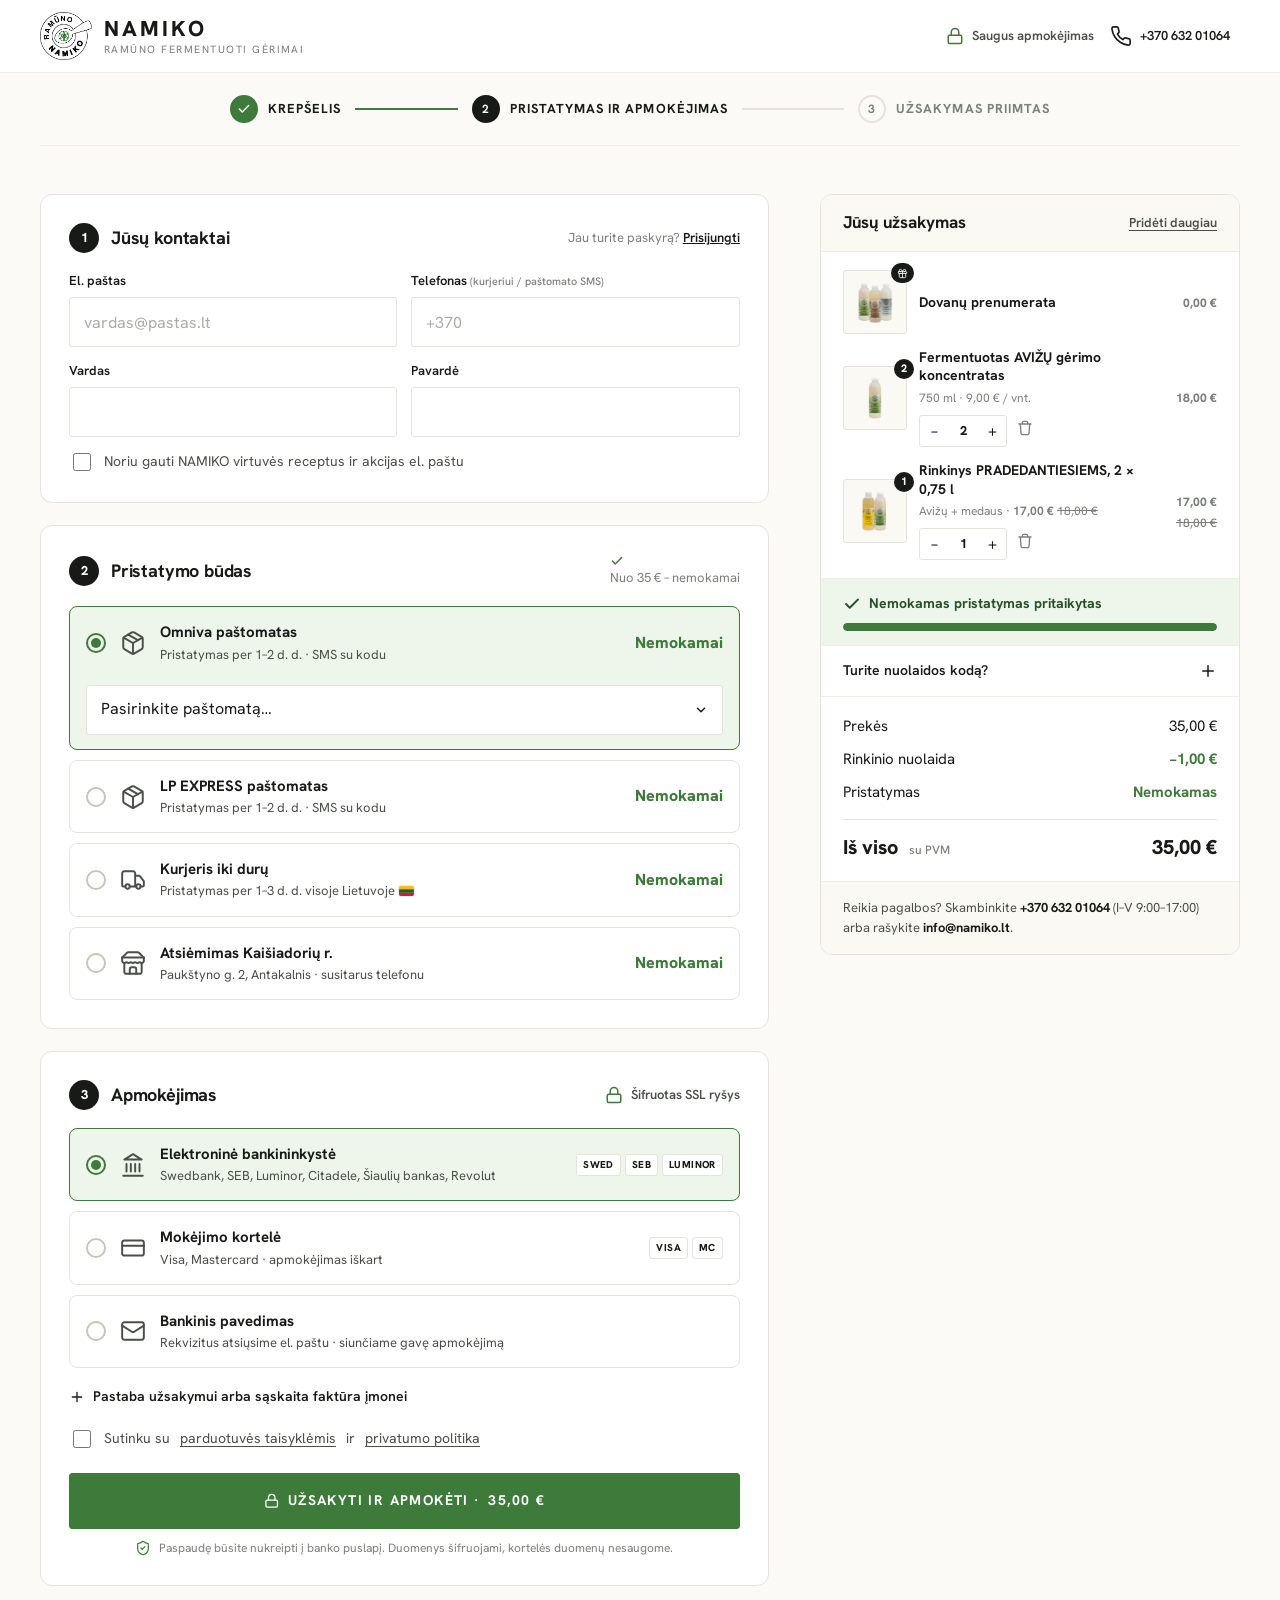
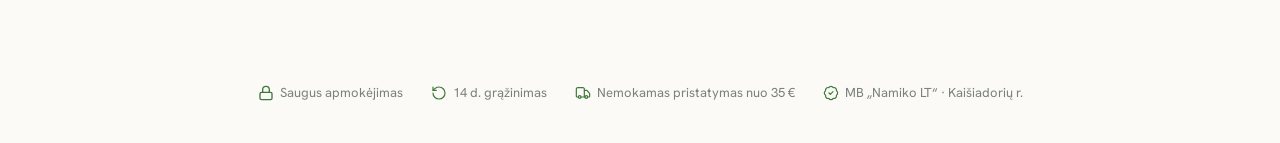
<file: pirkimas.html>
<!doctype html>
<html lang="lt" class="no-js">
<head>
<meta charset="utf-8">
<meta name="viewport" content="width=device-width, initial-scale=1, viewport-fit=cover">
<title>Užsakymo apmokėjimas | NAMIKO</title>
<meta name="description" content="Greitas ir saugus užsakymo apmokėjimas – be registracijos, per 1 minutę.">
<meta name="robots" content="noindex">
<meta name="theme-color" content="#FFFFFF">
<link rel="icon" href="assets/img/NAMIKO-logo-transparent-2.png">
<link rel="preconnect" href="https://fonts.googleapis.com">
<link rel="preconnect" href="https://fonts.gstatic.com" crossorigin>
<link href="https://fonts.googleapis.com/css2?family=Hanken+Grotesk:ital,wght@0,400;0,500;0,600;0,700;0,800;1,400&display=swap" rel="stylesheet">
<link rel="stylesheet" href="assets/css/style.css?v=15">
</head>
<body style="background:#FBFAF7">
<svg xmlns="http://www.w3.org/2000/svg" style="display:none" aria-hidden="true">
  <defs>
    <symbol id="i-search" viewBox="0 0 24 24" fill="none" stroke="currentColor" stroke-width="2" stroke-linecap="round" stroke-linejoin="round"><circle cx="11" cy="11" r="8"/><path d="m21 21-4.3-4.3"/></symbol>
    <symbol id="i-user" viewBox="0 0 24 24" fill="none" stroke="currentColor" stroke-width="2" stroke-linecap="round" stroke-linejoin="round"><path d="M19 21v-2a4 4 0 0 0-4-4H9a4 4 0 0 0-4 4v2"/><circle cx="12" cy="7" r="4"/></symbol>
    <symbol id="i-heart" viewBox="0 0 24 24" fill="none" stroke="currentColor" stroke-width="2" stroke-linecap="round" stroke-linejoin="round"><path d="M19 14c1.49-1.46 3-3.21 3-5.5A5.5 5.5 0 0 0 16.5 3c-1.76 0-3 .5-4.5 2-1.5-1.5-2.74-2-4.5-2A5.5 5.5 0 0 0 2 8.5c0 2.3 1.5 4.05 3 5.5l7 7Z"/></symbol>
    <symbol id="i-cart" viewBox="0 0 24 24" fill="none" stroke="currentColor" stroke-width="2" stroke-linecap="round" stroke-linejoin="round"><circle cx="8" cy="21" r="1"/><circle cx="19" cy="21" r="1"/><path d="M2.05 2.05h2l2.66 12.42a2 2 0 0 0 2 1.58h9.78a2 2 0 0 0 1.95-1.57l1.65-7.43H5.12"/></symbol>
    <symbol id="i-menu" viewBox="0 0 24 24" fill="none" stroke="currentColor" stroke-width="2" stroke-linecap="round"><path d="M4 6h16M4 12h16M4 18h16"/></symbol>
    <symbol id="i-x" viewBox="0 0 24 24" fill="none" stroke="currentColor" stroke-width="2" stroke-linecap="round"><path d="M18 6 6 18M6 6l12 12"/></symbol>
    <symbol id="i-chev" viewBox="0 0 24 24" fill="none" stroke="currentColor" stroke-width="2.5" stroke-linecap="round" stroke-linejoin="round"><path d="m6 9 6 6 6-6"/></symbol>
    <symbol id="i-chev-r" viewBox="0 0 24 24" fill="none" stroke="currentColor" stroke-width="2.5" stroke-linecap="round" stroke-linejoin="round"><path d="m9 18 6-6-6-6"/></symbol>
    <symbol id="i-chev-l" viewBox="0 0 24 24" fill="none" stroke="currentColor" stroke-width="2.5" stroke-linecap="round" stroke-linejoin="round"><path d="m15 18-6-6 6-6"/></symbol>
    <symbol id="i-arrow" viewBox="0 0 24 24" fill="none" stroke="currentColor" stroke-width="2" stroke-linecap="round" stroke-linejoin="round"><path d="M5 12h14"/><path d="m12 5 7 7-7 7"/></symbol>
    <symbol id="i-check" viewBox="0 0 24 24" fill="none" stroke="currentColor" stroke-width="2.5" stroke-linecap="round" stroke-linejoin="round"><path d="M20 6 9 17l-5-5"/></symbol>
    <symbol id="i-plus" viewBox="0 0 24 24" fill="none" stroke="currentColor" stroke-width="2" stroke-linecap="round"><path d="M5 12h14M12 5v14"/></symbol>
    <symbol id="i-minus" viewBox="0 0 24 24" fill="none" stroke="currentColor" stroke-width="2" stroke-linecap="round"><path d="M5 12h14"/></symbol>
    <symbol id="i-truck" viewBox="0 0 24 24" fill="none" stroke="currentColor" stroke-width="1.8" stroke-linecap="round" stroke-linejoin="round"><path d="M14 18V6a2 2 0 0 0-2-2H4a2 2 0 0 0-2 2v11a1 1 0 0 0 1 1h2"/><path d="M15 18H9"/><path d="M19 18h2a1 1 0 0 0 1-1v-3.65a1 1 0 0 0-.22-.62l-3.48-4.35A1 1 0 0 0 17.52 8H14"/><circle cx="17" cy="18" r="2"/><circle cx="7" cy="18" r="2"/></symbol>
    <symbol id="i-shield" viewBox="0 0 24 24" fill="none" stroke="currentColor" stroke-width="1.8" stroke-linecap="round" stroke-linejoin="round"><path d="M20 13c0 5-3.5 7.5-7.66 8.95a1 1 0 0 1-.67-.01C7.5 20.5 4 18 4 13V6a1 1 0 0 1 1-1c2 0 4.5-1.2 6.24-2.72a1.17 1.17 0 0 1 1.52 0C14.51 3.81 17 5 19 5a1 1 0 0 1 1 1z"/><path d="m9 12 2 2 4-4"/></symbol>
    <symbol id="i-return" viewBox="0 0 24 24" fill="none" stroke="currentColor" stroke-width="1.8" stroke-linecap="round" stroke-linejoin="round"><path d="M3 12a9 9 0 1 0 9-9 9.75 9.75 0 0 0-6.74 2.74L3 8"/><path d="M3 3v5h5"/></symbol>
    <symbol id="i-leaf" viewBox="0 0 24 24" fill="none" stroke="currentColor" stroke-width="1.8" stroke-linecap="round" stroke-linejoin="round"><path d="M11 20A7 7 0 0 1 9.8 6.1C15.5 5 17 4.48 19 2c1 2 2 4.18 2 8 0 5.5-4.78 10-10 10Z"/><path d="M2 21c0-3 1.85-5.36 5.08-6C9.5 14.52 12 13 13 12"/></symbol>
    <symbol id="i-star" viewBox="0 0 24 24" fill="currentColor" stroke="currentColor" stroke-width="1" stroke-linejoin="round"><path d="M12 2l3.09 6.26L22 9.27l-5 4.87 1.18 6.88L12 17.77l-6.18 3.25L7 14.14 2 9.27l6.91-1.01L12 2z"/></symbol>
    <symbol id="i-phone" viewBox="0 0 24 24" fill="none" stroke="currentColor" stroke-width="1.8" stroke-linecap="round" stroke-linejoin="round"><path d="M22 16.92v3a2 2 0 0 1-2.18 2 19.79 19.79 0 0 1-8.63-3.07 19.5 19.5 0 0 1-6-6 19.79 19.79 0 0 1-3.07-8.67A2 2 0 0 1 4.11 2h3a2 2 0 0 1 2 1.72 12.84 12.84 0 0 0 .7 2.81 2 2 0 0 1-.45 2.11L8.09 9.91a16 16 0 0 0 6 6l1.27-1.27a2 2 0 0 1 2.11-.45 12.84 12.84 0 0 0 2.81.7A2 2 0 0 1 22 16.92z"/></symbol>
    <symbol id="i-mail" viewBox="0 0 24 24" fill="none" stroke="currentColor" stroke-width="1.8" stroke-linecap="round" stroke-linejoin="round"><rect x="2" y="4" width="20" height="16" rx="2"/><path d="m22 7-8.97 5.7a1.94 1.94 0 0 1-2.06 0L2 7"/></symbol>
    <symbol id="i-pin" viewBox="0 0 24 24" fill="none" stroke="currentColor" stroke-width="1.8" stroke-linecap="round" stroke-linejoin="round"><path d="M20 10c0 6-8 12-8 12s-8-6-8-12a8 8 0 0 1 16 0Z"/><circle cx="12" cy="10" r="3"/></symbol>
    <symbol id="i-clock" viewBox="0 0 24 24" fill="none" stroke="currentColor" stroke-width="1.8" stroke-linecap="round" stroke-linejoin="round"><circle cx="12" cy="12" r="10"/><path d="M12 6v6l4 2"/></symbol>
    <symbol id="i-zoom" viewBox="0 0 24 24" fill="none" stroke="currentColor" stroke-width="2" stroke-linecap="round" stroke-linejoin="round"><circle cx="11" cy="11" r="8"/><path d="m21 21-4.3-4.3M11 8v6M8 11h6"/></symbol>
    <symbol id="i-eye" viewBox="0 0 24 24" fill="none" stroke="currentColor" stroke-width="2" stroke-linecap="round" stroke-linejoin="round"><path d="M2 12s3-7 10-7 10 7 10 7-3 7-10 7-10-7-10-7Z"/><circle cx="12" cy="12" r="3"/></symbol>
    <symbol id="i-lock" viewBox="0 0 24 24" fill="none" stroke="currentColor" stroke-width="2" stroke-linecap="round" stroke-linejoin="round"><rect x="3" y="11" width="18" height="11" rx="2"/><path d="M7 11V7a5 5 0 0 1 10 0v4"/></symbol>
    <symbol id="i-card" viewBox="0 0 24 24" fill="none" stroke="currentColor" stroke-width="1.8" stroke-linecap="round" stroke-linejoin="round"><rect x="2" y="5" width="20" height="14" rx="2"/><path d="M2 10h20"/></symbol>
    <symbol id="i-bank" viewBox="0 0 24 24" fill="none" stroke="currentColor" stroke-width="1.8" stroke-linecap="round" stroke-linejoin="round"><path d="M3 22h18M6 18v-7M10 18v-7M14 18v-7M18 18v-7"/><path d="m12 2 8 5H4l8-5Z"/></symbol>
    <symbol id="i-box" viewBox="0 0 24 24" fill="none" stroke="currentColor" stroke-width="1.8" stroke-linecap="round" stroke-linejoin="round"><path d="m7.5 4.27 9 5.15"/><path d="M21 8a2 2 0 0 0-1-1.73l-7-4a2 2 0 0 0-2 0l-7 4A2 2 0 0 0 3 8v8a2 2 0 0 0 1 1.73l7 4a2 2 0 0 0 2 0l7-4A2 2 0 0 0 21 16Z"/><path d="m3.3 7 8.7 5 8.7-5"/><path d="M12 22V12"/></symbol>
    <symbol id="i-award" viewBox="0 0 24 24" fill="none" stroke="currentColor" stroke-width="1.8" stroke-linecap="round" stroke-linejoin="round"><circle cx="12" cy="8" r="6"/><path d="M15.477 12.89 17 22l-5-3-5 3 1.523-9.11"/></symbol>
    <symbol id="i-sparkles" viewBox="0 0 24 24" fill="none" stroke="currentColor" stroke-width="1.8" stroke-linecap="round" stroke-linejoin="round"><path d="m12 3-1.9 5.8a2 2 0 0 1-1.3 1.3L3 12l5.8 1.9a2 2 0 0 1 1.3 1.3L12 21l1.9-5.8a2 2 0 0 1 1.3-1.3L21 12l-5.8-1.9a2 2 0 0 1-1.3-1.3Z"/></symbol>
    <symbol id="i-info" viewBox="0 0 24 24" fill="none" stroke="currentColor" stroke-width="2" stroke-linecap="round" stroke-linejoin="round"><circle cx="12" cy="12" r="10"/><path d="M12 16v-4M12 8h.01"/></symbol>
    <symbol id="i-percent" viewBox="0 0 24 24" fill="none" stroke="currentColor" stroke-width="2" stroke-linecap="round" stroke-linejoin="round"><path d="M19 5 5 19"/><circle cx="6.5" cy="6.5" r="2.5"/><circle cx="17.5" cy="17.5" r="2.5"/></symbol>
    <symbol id="i-gift" viewBox="0 0 24 24" fill="none" stroke="currentColor" stroke-width="1.8" stroke-linecap="round" stroke-linejoin="round"><rect x="3" y="8" width="18" height="4" rx="1"/><path d="M12 8v13"/><path d="M19 12v7a2 2 0 0 1-2 2H7a2 2 0 0 1-2-2v-7"/><path d="M7.5 8a2.5 2.5 0 0 1 0-5A4.8 8 0 0 1 12 8a4.8 8 0 0 1 4.5-5 2.5 2.5 0 0 1 0 5"/></symbol>
    <symbol id="i-glass" viewBox="0 0 24 24" fill="none" stroke="currentColor" stroke-width="1.8" stroke-linecap="round" stroke-linejoin="round"><path d="m6 8 1.75 12.28a2 2 0 0 0 2 1.72h4.54a2 2 0 0 0 2-1.72L18 8"/><path d="M5 8h14"/><path d="M7 15a6.47 6.47 0 0 1 5 0 6.47 6.47 0 0 0 5 0"/><path d="m12 8 1-6h2"/></symbol>
    <symbol id="i-spoon" viewBox="0 0 24 24" fill="none" stroke="currentColor" stroke-width="1.8" stroke-linecap="round" stroke-linejoin="round"><path d="M3 2v7c0 1.1.9 2 2 2h4a2 2 0 0 0 2-2V2"/><path d="M7 2v20"/><path d="M21 15V2a5 5 0 0 0-5 5v6c0 1.1.9 2 2 2h3Zm0 0v7"/></symbol>
    <symbol id="i-ban" viewBox="0 0 24 24" fill="none" stroke="currentColor" stroke-width="1.8" stroke-linecap="round" stroke-linejoin="round"><circle cx="12" cy="12" r="10"/><path d="m4.9 4.9 14.2 14.2"/></symbol>
    <symbol id="i-badge" viewBox="0 0 24 24" fill="none" stroke="currentColor" stroke-width="1.8" stroke-linecap="round" stroke-linejoin="round"><path d="M3.85 8.62a4 4 0 0 1 4.78-4.77 4 4 0 0 1 6.74 0 4 4 0 0 1 4.78 4.78 4 4 0 0 1 0 6.74 4 4 0 0 1-4.77 4.78 4 4 0 0 1-6.75 0 4 4 0 0 1-4.78-4.77 4 4 0 0 1 0-6.76Z"/><path d="m9 12 2 2 4-4"/></symbol>
    <symbol id="i-pulse" viewBox="0 0 24 24" fill="none" stroke="currentColor" stroke-width="1.8" stroke-linecap="round" stroke-linejoin="round"><path d="M19 14c1.49-1.46 3-3.21 3-5.5A5.5 5.5 0 0 0 16.5 3c-1.76 0-3 .5-4.5 2-1.5-1.5-2.74-2-4.5-2A5.5 5.5 0 0 0 2 8.5c0 2.3 1.5 4.05 3 5.5l7 7Z"/><path d="M3.22 12H9.5l.5-1 2 4.5 2-7 1.5 3.5h5.27"/></symbol>
    <symbol id="i-zap" viewBox="0 0 24 24" fill="none" stroke="currentColor" stroke-width="1.8" stroke-linecap="round" stroke-linejoin="round"><path d="M13 2 3 14h9l-1 8 10-12h-9l1-8z"/></symbol>
    <symbol id="i-fridge" viewBox="0 0 24 24" fill="none" stroke="currentColor" stroke-width="1.8" stroke-linecap="round" stroke-linejoin="round"><path d="M5 6a4 4 0 0 1 4-4h6a4 4 0 0 1 4 4v14a2 2 0 0 1-2 2H7a2 2 0 0 1-2-2V6Z"/><path d="M5 10h14"/><path d="M15 7v6"/></symbol>
    <symbol id="i-store" viewBox="0 0 24 24" fill="none" stroke="currentColor" stroke-width="1.8" stroke-linecap="round" stroke-linejoin="round"><path d="m2 7 4.41-4.41A2 2 0 0 1 7.83 2h8.34a2 2 0 0 1 1.42.59L22 7"/><path d="M4 12v8a2 2 0 0 0 2 2h12a2 2 0 0 0 2-2v-8"/><path d="M15 22v-4a2 2 0 0 0-2-2h-2a2 2 0 0 0-2 2v4"/><path d="M2 7h20"/><path d="M22 7v3a2 2 0 0 1-2 2 2.7 2.7 0 0 1-1.59-.63.7.7 0 0 0-.82 0A2.7 2.7 0 0 1 16 12a2.7 2.7 0 0 1-1.59-.63.7.7 0 0 0-.82 0A2.7 2.7 0 0 1 12 12a2.7 2.7 0 0 1-1.59-.63.7.7 0 0 0-.82 0A2.7 2.7 0 0 1 8 12a2.7 2.7 0 0 1-1.59-.63.7.7 0 0 0-.82 0A2.7 2.7 0 0 1 4 12a2 2 0 0 1-2-2V7"/></symbol>
    <symbol id="i-chat" viewBox="0 0 24 24" fill="none" stroke="currentColor" stroke-width="1.8" stroke-linecap="round" stroke-linejoin="round"><path d="M7.9 20A9 9 0 1 0 4 16.1L2 22Z"/></symbol>
    <symbol id="i-home" viewBox="0 0 24 24" fill="none" stroke="currentColor" stroke-width="2" stroke-linecap="round" stroke-linejoin="round"><path d="m3 10 9-7 9 7v10a2 2 0 0 1-2 2H5a2 2 0 0 1-2-2z"/><path d="M9 22V12h6v10"/></symbol>
    <symbol id="i-share" viewBox="0 0 24 24" fill="none" stroke="currentColor" stroke-width="2" stroke-linecap="round" stroke-linejoin="round"><circle cx="18" cy="5" r="3"/><circle cx="6" cy="12" r="3"/><circle cx="18" cy="19" r="3"/><path d="m8.59 13.51 6.82 3.98M15.41 6.51l-6.82 3.98"/></symbol>
    <symbol id="i-flask" viewBox="0 0 24 24" fill="none" stroke="currentColor" stroke-width="1.8" stroke-linecap="round" stroke-linejoin="round"><path d="M10 2v7.31"/><path d="M14 9.3V1.99"/><path d="M8.5 2h7"/><path d="M14 9.3a6.5 6.5 0 1 1-4 0"/><path d="M5.52 16h12.96"/></symbol>
    <symbol id="i-trash" viewBox="0 0 24 24" fill="none" stroke="currentColor" stroke-width="2" stroke-linecap="round" stroke-linejoin="round"><path d="M3 6h18M8 6V4a2 2 0 0 1 2-2h4a2 2 0 0 1 2 2v2M19 6l-1 14a2 2 0 0 1-2 2H8a2 2 0 0 1-2-2L5 6"/></symbol>
    <symbol id="i-wheat" viewBox="0 0 24 24" fill="none" stroke="currentColor" stroke-width="1.8" stroke-linecap="round" stroke-linejoin="round"><path d="M2 22 16 8"/><path d="M3.47 12.53 5 11l1.53 1.53a3.5 3.5 0 0 1 0 4.94L5 19l-1.53-1.53a3.5 3.5 0 0 1 0-4.94Z"/><path d="M7.47 8.53 9 7l1.53 1.53a3.5 3.5 0 0 1 0 4.94L9 15l-1.53-1.53a3.5 3.5 0 0 1 0-4.94Z"/><path d="M11.47 4.53 13 3l1.53 1.53a3.5 3.5 0 0 1 0 4.94L13 11l-1.53-1.53a3.5 3.5 0 0 1 0-4.94Z"/><path d="M20 2h2v2a4 4 0 0 1-4 4h-2V6a4 4 0 0 1 4-4Z"/><path d="M11.47 17.47 13 19l-1.53 1.53a3.5 3.5 0 0 1-4.94 0L5 19l1.53-1.53a3.5 3.5 0 0 1 4.94 0Z"/><path d="M15.47 13.47 17 15l-1.53 1.53a3.5 3.5 0 0 1-4.94 0L9 15l1.53-1.53a3.5 3.5 0 0 1 4.94 0Z"/><path d="M19.47 9.47 21 11l-1.53 1.53a3.5 3.5 0 0 1-4.94 0L13 11l1.53-1.53a3.5 3.5 0 0 1 4.94 0Z"/></symbol>
    <symbol id="i-flag-lt" viewBox="0 0 24 16"><rect width="24" height="16" fill="#FDB913"/><rect y="5.333" width="24" height="5.334" fill="#006A44"/><rect y="10.667" width="24" height="5.333" fill="#C1272D"/></symbol>
    <symbol id="i-scroll" viewBox="0 0 24 24" fill="none" stroke="currentColor" stroke-width="1.8" stroke-linecap="round" stroke-linejoin="round"><path d="M15 12h-5"/><path d="M15 8h-5"/><path d="M19 17V5a2 2 0 0 0-2-2H4"/><path d="M8 21h12a2 2 0 0 0 2-2v-1a1 1 0 0 0-1-1H11a1 1 0 0 0-1 1v1a2 2 0 1 1-4 0V5a2 2 0 1 0-4 0v2a1 1 0 0 0 1 1h3"/></symbol>
    <symbol id="i-sprout" viewBox="0 0 24 24" fill="none" stroke="currentColor" stroke-width="1.8" stroke-linecap="round" stroke-linejoin="round"><path d="M7 20h10"/><path d="M10 20c5.5-2.5.8-6.4 3-10"/><path d="M9.5 9.4c1.1.8 1.8 2.2 2.3 3.7-2 .4-3.5.4-4.8-.3-1.2-.6-2.3-1.9-3-4.2 2.8-.5 4.4 0 5.5.8z"/><path d="M14.1 6a7 7 0 0 0-1.1 4c1.9-.1 3.3-.6 4.3-1.4 1-1 1.6-2.3 1.7-4.6-2.7.1-4 1-4.9 2z"/></symbol>
    <symbol id="i-badge-percent" viewBox="0 0 24 24" fill="none" stroke="currentColor" stroke-width="1.8" stroke-linecap="round" stroke-linejoin="round"><path d="M3.85 8.62a4 4 0 0 1 4.78-4.77 4 4 0 0 1 6.74 0 4 4 0 0 1 4.78 4.78 4 4 0 0 1 0 6.74 4 4 0 0 1-4.77 4.78 4 4 0 0 1-6.75 0 4 4 0 0 1-4.78-4.77 4 4 0 0 1 0-6.76Z"/><path d="m15 9-6 6"/><path d="M9 9h.01"/><path d="M15 15h.01"/></symbol>
    <symbol id="i-timer" viewBox="0 0 24 24" fill="none" stroke="currentColor" stroke-width="1.8" stroke-linecap="round" stroke-linejoin="round"><path d="M10 2h4"/><path d="m12 14 3-3"/><circle cx="12" cy="14" r="8"/></symbol>
    <symbol id="i-repeat" viewBox="0 0 24 24" fill="none" stroke="currentColor" stroke-width="1.8" stroke-linecap="round" stroke-linejoin="round"><path d="m17 2 4 4-4 4"/><path d="M3 11v-1a4 4 0 0 1 4-4h14"/><path d="m7 22-4-4 4-4"/><path d="M21 13v1a4 4 0 0 1-4 4H3"/></symbol>
  </defs>
</svg>

<header class="header header--slim">
  <div class="container header-main">
    <a class="logo" href="index.html" aria-label="NAMIKO – į pradžią">
      <img src="assets/img/NAMIKO-logo-transparent-2.png" alt="" width="52" height="48">
      <span class="logo-text"><b>NAMIKO</b><span>Ramūno fermentuoti gėrimai</span></span>
    </a>
    <div></div>
    <div class="header-actions">
      <span class="header-secure"><svg class="icon"><use href="#i-lock"></use></svg><span class="action-label">Saugus apmokėjimas</span></span>
      <a class="action" href="tel:+37063201064"><svg class="icon"><use href="#i-phone"></use></svg><span class="action-label">+370 632 01064</span></a>
    </div>
  </div>
</header>


<main data-checkout>
  <div class="container">
    <nav class="checkout-steps" aria-label="Pirkimo žingsniai">
      <span class="cstep is-done"><i><svg class="icon" style="width:14px;height:14px"><use href="#i-check"></use></svg></i><span>Krepšelis</span></span>
      <span class="cstep-line is-done"></span>
      <span class="cstep is-current" aria-current="step"><i>2</i><span>Pristatymas ir apmokėjimas</span></span>
      <span class="cstep-line"></span>
      <span class="cstep"><i>3</i><span>Užsakymas priimtas</span></span>
    </nav>

    <div class="checkout">
      <!-- ============ Forma ============ -->
      <form class="checkout-main" data-checkout-form data-checkout-main novalidate>
        <div class="card reveal">
          <div class="card-head">
            <h2><i>1</i>Jūsų kontaktai</h2>
            <span class="muted">Jau turite paskyrą? <a href="#" style="text-decoration:underline;font-weight:600;color:var(--ink)">Prisijungti</a></span>
          </div>
          <div class="form-grid">
            <div class="field"><label for="email">El. paštas</label><input id="email" type="email" name="email" placeholder="vardas@pastas.lt" autocomplete="email" required></div>
            <div class="field"><label for="phone">Telefonas <small>(kurjeriui / paštomato SMS)</small></label><input id="phone" type="tel" name="phone" placeholder="+370" autocomplete="tel" required></div>
            <div class="field"><label for="fname">Vardas</label><input id="fname" type="text" name="fname" autocomplete="given-name" required></div>
            <div class="field"><label for="lname">Pavardė</label><input id="lname" type="text" name="lname" autocomplete="family-name" required></div>
            <label class="check full"><input type="checkbox" name="news"> Noriu gauti NAMIKO virtuvės receptus ir akcijas el. paštu</label>
          </div>
          <fieldset class="gift-recipient" data-gift-only hidden>
            <legend><svg class="icon"><use href="#i-gift"></use></svg>Dovanos gavėjas</legend>
            <div class="form-grid">
              <div class="field"><label for="rname">Gavėjo vardas, pavardė</label><input id="rname" type="text" name="rname" data-required></div>
              <div class="field"><label for="rphone">Gavėjo telefonas <small>(paštomato SMS)</small></label><input id="rphone" type="tel" name="rphone" placeholder="+370" data-required></div>
              <div class="field full"><label for="wish">Palinkėjimas dovanų kortelėje <small>(iki 200 ženklų)</small></label><textarea id="wish" name="wish" maxlength="200" placeholder="Pvz., Sveikatos ir energijos kiekvienai dienai! – Jonas"></textarea></div>
              <div class="field full"><label for="start">Pirmo siuntinio data</label><input id="start" type="date" name="start"><span class="hint">Kitus siuntinius siųsime kas mėnesį tą pačią dieną.</span></div>
            </div>
          </fieldset>
        </div>

        <div class="card reveal" data-delay="1">
          <div class="card-head">
            <h2><i>2</i>Pristatymo būdas</h2>
            <span class="muted"><svg class="icon" style="width:14px;height:14px;vertical-align:-2px;color:var(--green)"><use href="#i-check"></use></svg> Nuo 35 € – nemokamai</span>
          </div>
          <!-- DEMO DUOMENYS: pristatymo kainos – pakeisti tikrais tarifais -->
          <div class="opt-list">
            <label class="opt">
              <input type="radio" name="ship" value="omniva" data-fee="2.99" data-freeable="1" checked>
              <span class="option-radio" aria-hidden="true"></span>
              <svg class="icon"><use href="#i-box"></use></svg>
              <span><b>Omniva paštomatas</b><small>Pristatymas per 1–2 d. d. · SMS su kodu</small></span>
              <span class="opt-price" data-fee-label data-fee="2.99" data-freeable="1">2,99 €</span>
              <span class="opt-extra">
                <span class="field"><label for="omniva" class="sr-only">Paštomatas</label><select id="omniva" name="omniva"><option value="">Pasirinkite paštomatą…</option><option>Vilnius, Maxima Ukmergės g. 282</option><option>Kaunas, Akropolis Karaliaus Mindaugo pr. 49</option><option>Klaipėda, Studlendas Herkaus Manto g. 90</option><option>Kaišiadorys, Maxima Gedimino g. 70</option></select></span>
              </span>
            </label>
            <label class="opt">
              <input type="radio" name="ship" value="lp" data-fee="2.99" data-freeable="1">
              <span class="option-radio" aria-hidden="true"></span>
              <svg class="icon"><use href="#i-box"></use></svg>
              <span><b>LP EXPRESS paštomatas</b><small>Pristatymas per 1–2 d. d. · SMS su kodu</small></span>
              <span class="opt-price" data-fee-label data-fee="2.99" data-freeable="1">2,99 €</span>
              <span class="opt-extra">
                <span class="field"><label for="lpx" class="sr-only">Paštomatas</label><select id="lpx" name="lpx"><option value="">Pasirinkite paštomatą…</option><option>Vilnius, Rimi Žirmūnų g. 2</option><option>Kaunas, Iki Savanorių pr. 255</option><option>Šiauliai, Maxima Tilžės g. 109</option></select></span>
              </span>
            </label>
            <label class="opt">
              <input type="radio" name="ship" value="courier" data-fee="4.99" data-freeable="1">
              <span class="option-radio" aria-hidden="true"></span>
              <svg class="icon"><use href="#i-truck"></use></svg>
              <span><b>Kurjeris iki durų</b><small>Pristatymas per 1–3 d. d. visoje Lietuvoje<svg class="flag-lt" aria-hidden="true"><use href="#i-flag-lt"></use></svg></small></span>
              <span class="opt-price" data-fee-label data-fee="4.99" data-freeable="1">4,99 €</span>
              <span class="opt-extra">
                <span class="form-grid">
                  <span class="field full"><label for="addr">Gatvė, namo ir buto nr.</label><input id="addr" type="text" name="addr" autocomplete="street-address"></span>
                  <span class="field"><label for="city">Miestas</label><input id="city" type="text" name="city" autocomplete="address-level2"></span>
                  <span class="field"><label for="zip">Pašto kodas</label><input id="zip" type="text" name="zip" autocomplete="postal-code" placeholder="LT-"></span>
                </span>
              </span>
            </label>
            <label class="opt">
              <input type="radio" name="ship" value="pickup" data-fee="0" data-freeable="1">
              <span class="option-radio" aria-hidden="true"></span>
              <svg class="icon"><use href="#i-store"></use></svg>
              <span><b>Atsiėmimas Kaišiadorių r.</b><small>Paukštyno g. 2, Antakalnis · susitarus telefonu</small></span>
              <span class="opt-price is-free" data-fee-label data-fee="0" data-freeable="1">Nemokamai</span>
            </label>
          </div>
        </div>

        <div class="card reveal" data-delay="2">
          <div class="card-head">
            <h2><i>3</i>Apmokėjimas</h2>
            <span class="header-secure"><svg class="icon"><use href="#i-lock"></use></svg>Šifruotas SSL ryšys</span>
          </div>
          <div class="opt-list">
            <label class="opt">
              <input type="radio" name="pay" value="bank" checked>
              <span class="option-radio" aria-hidden="true"></span>
              <svg class="icon"><use href="#i-bank"></use></svg>
              <span><b>Elektroninė bankininkystė</b><small>Swedbank, SEB, Luminor, Citadele, Šiaulių bankas, Revolut</small></span>
              <span class="opt-logos"><span>SWED</span><span>SEB</span><span>LUMINOR</span></span>
            </label>
            <label class="opt">
              <input type="radio" name="pay" value="card">
              <span class="option-radio" aria-hidden="true"></span>
              <svg class="icon"><use href="#i-card"></use></svg>
              <span><b>Mokėjimo kortelė</b><small>Visa, Mastercard · apmokėjimas iškart</small></span>
              <span class="opt-logos"><span>VISA</span><span>MC</span></span>
            </label>
            <label class="opt">
              <input type="radio" name="pay" value="transfer">
              <span class="option-radio" aria-hidden="true"></span>
              <svg class="icon"><use href="#i-mail"></use></svg>
              <span><b>Bankinis pavedimas</b><small>Rekvizitus atsiųsime el. paštu · siunčiame gavę apmokėjimą</small></span>
              <span></span>
            </label>
          </div>
          <details style="margin-top:18px">
            <summary style="cursor:pointer;font-size:.875rem;font-weight:600;list-style:none;display:flex;align-items:center;gap:8px"><svg class="icon" style="width:16px;height:16px"><use href="#i-plus"></use></svg>Pastaba užsakymui arba sąskaita faktūra įmonei</summary>
            <div class="form-grid" style="margin-top:14px">
              <div class="field full"><label for="note">Pastaba <small>(neprivaloma)</small></label><textarea id="note" name="note" placeholder="Pvz., skambinti prieš pristatant"></textarea></div>
              <div class="field"><label for="company">Įmonės pavadinimas</label><input id="company" type="text" name="company"></div>
              <div class="field"><label for="vat">Įmonės / PVM kodas</label><input id="vat" type="text" name="vat"></div>
            </div>
          </details>
          <div style="margin-top:20px;display:grid;gap:10px">
            <label class="check"><input type="checkbox" name="terms" required> Sutinku su <a href="#">parduotuvės taisyklėmis</a> ir <a href="#">privatumo politika</a></label>
          </div>
          <div style="margin-top:22px;display:grid;grid-template-columns:minmax(0,1fr);gap:10px">
            <button class="btn btn-primary btn-lg btn-block" type="submit"><svg class="icon"><use href="#i-lock"></use></svg>Užsakyti ir apmokėti · <span data-pay-total>35,00 €</span></button>
            <span class="secure"><svg class="icon"><use href="#i-shield"></use></svg>Paspaudę būsite nukreipti į banko puslapį. Duomenys šifruojami, kortelės duomenų nesaugome.</span>
          </div>
        </div>
      </form>

      <!-- ============ Užsakymo santrauka ============ -->
      <aside class="summary reveal" data-delay="1" data-checkout-side aria-label="Užsakymo santrauka">
        <div class="summary-head">
          <h2 data-summary-title>Jūsų užsakymas</h2>
          <a href="index.html#prekes">Pridėti daugiau</a>
        </div>
        <div class="summary-items">
          <div class="sitem" data-line data-gift-line data-price="0" hidden>
            <div class="sitem-img"><img src="assets/img/klasika2.png" alt="" width="1024" height="1024"><span class="count"><svg class="icon" style="width:11px;height:11px"><use href="#i-gift"></use></svg></span></div>
            <div><b data-gift-name>Dovanų prenumerata</b><span data-gift-desc></span></div>
            <div class="sitem-price"><span data-line-total>0,00 €</span><small data-line-old></small></div>
          </div>
          <div class="sitem" data-line data-price="9">
            <div class="sitem-img"><img src="assets/img/avizu2.png" alt="" width="1024" height="1024"><span class="count" data-line-count>2</span></div>
            <div>
              <b>Fermentuotas AVIŽŲ gėrimo koncentratas</b>
              <span>750 ml · 9,00 € / vnt.</span>
              <div style="display:flex;align-items:center;gap:10px"><div class="qty"><button type="button" data-dir="-" aria-label="Mažiau">−</button><input type="number" min="1" value="2" aria-label="Kiekis"><button type="button" data-dir="+" aria-label="Daugiau">+</button></div><button type="button" class="muted" data-remove aria-label="Pašalinti" style="display:inline-flex"><svg class="icon" style="width:16px;height:16px"><use href="#i-trash"></use></svg></button></div>
            </div>
            <div class="sitem-price"><span data-line-total>18,00 €</span></div>
          </div>
          <div class="sitem" data-line data-price="17" data-old="18">
            <div class="sitem-img"><img src="assets/img/pradedanciuju-new.png" alt="" width="1024" height="1024"><span class="count" data-line-count>1</span></div>
            <div>
              <b>Rinkinys PRADEDANTIESIEMS, 2 × 0,75 l</b>
              <span>Avižų + medaus · <span class="price-sale" style="font-weight:700">17,00 €</span> <s>18,00 €</s></span>
              <div style="display:flex;align-items:center;gap:10px"><div class="qty"><button type="button" data-dir="-" aria-label="Mažiau">−</button><input type="number" min="1" value="1" aria-label="Kiekis"><button type="button" data-dir="+" aria-label="Daugiau">+</button></div><button type="button" class="muted" data-remove aria-label="Pašalinti" style="display:inline-flex"><svg class="icon" style="width:16px;height:16px"><use href="#i-trash"></use></svg></button></div>
            </div>
            <div class="sitem-price"><span data-line-total>17,00 €</span><small data-line-old>18,00 €</small></div>
          </div>
        </div>
        <div class="summary-ship">
          <b data-ship-msg><svg class="icon"><use href="#i-check"></use></svg> Nemokamas pristatymas pritaikytas</b>
          <div class="ship-bar"><i data-ship-bar style="--w:100%"></i></div>
        </div>
        <details class="coupon">
          <summary>Turite nuolaidos kodą?<svg class="icon"><use href="#i-plus"></use></svg></summary>
          <form onsubmit="return false"><label class="sr-only" for="coupon">Nuolaidos kodas</label><input id="coupon" type="text" placeholder="Kodas"><button class="btn btn-outline btn-sm" type="submit">Pritaikyti</button></form>
        </details>
        <div class="totals">
          <div><span>Prekės</span><span data-subtotal>35,00 €</span></div>
          <div data-discount-line><span data-discount-label>Rinkinio nuolaida</span><span class="free" data-discount>−1,00 €</span></div>
          <div><span>Pristatymas</span><span class="free" data-shipping>Nemokamas</span></div>
          <div class="grand"><span>Iš viso <small>su PVM</small></span><span data-total>35,00 €</span></div>
        </div>
        <div class="summary-help">
          Reikia pagalbos? Skambinkite <a href="tel:+37063201064">+370 632 01064</a> (I–V 9:00–17:00) arba rašykite <a href="mailto:info@namiko.lt">info@namiko.lt</a>.
        </div>
      </aside>

      <!-- ============ 3 žingsnis: patvirtinimas (rodomas pateikus formą) ============ -->
      <section class="card" data-checkout-done hidden style="grid-column:1/-1;max-width:720px;margin-inline:auto;text-align:center;padding:clamp(28px,5vw,56px)">
        <span class="step-num" style="margin-inline:auto;width:64px;height:64px;font-size:1.5rem"><svg class="icon" style="width:30px;height:30px"><use href="#i-check"></use></svg></span>
        <h2 class="h2" style="margin-top:10px">Ačiū! Užsakymas Nr. NM-10482 priimtas</h2>
        <p class="lead" style="margin-top:12px">Patvirtinimą išsiuntėme el. paštu. Siuntą supakuosime per 1–2 darbo dienas, o paštomato kodą gausite SMS žinute.</p>
        <div class="pdp-trust" style="margin-top:26px;text-align:left">
          <div><svg class="icon"><use href="#i-fridge"></use></svg><div><b>Gavę – į šaldytuvą</b><span>atidarius suvartoti per 45 d.</span></div></div>
          <div><svg class="icon"><use href="#i-spoon"></use></svg><div><b>Šaukštelis prie valgio</b><span>suplakite prieš vartojimą</span></div></div>
          <div><svg class="icon"><use href="#i-chat"></use></svg><div><b>Klausimai?</b><span>+370 632 01064</span></div></div>
        </div>
        <div style="margin-top:26px;display:flex;gap:10px;justify-content:center;flex-wrap:wrap">
          <a class="btn btn-primary" href="index.html">Grįžti į parduotuvę</a>
          <a class="btn btn-outline" href="index.html#kaip-vartoti">Kaip vartoti NAMIKO</a>
        </div>
      </section>
    </div>

    <div class="checkout-foot">
      <span><svg class="icon"><use href="#i-lock"></use></svg>Saugus apmokėjimas</span>
      <span><svg class="icon"><use href="#i-return"></use></svg>14 d. grąžinimas</span>
      <span><svg class="icon"><use href="#i-truck"></use></svg>Nemokamas pristatymas nuo 35 €</span>
      <span><svg class="icon"><use href="#i-badge"></use></svg>MB „Namiko LT“ · Kaišiadorių r.</span>
    </div>
  </div>
</main>

<div class="toast" data-toast role="status" aria-live="polite"><svg class="icon"><use href="#i-check"></use></svg><span data-toast-text></span></div>
<script src="assets/js/main.js?v=15" defer></script>
</body>
</html>
</file>
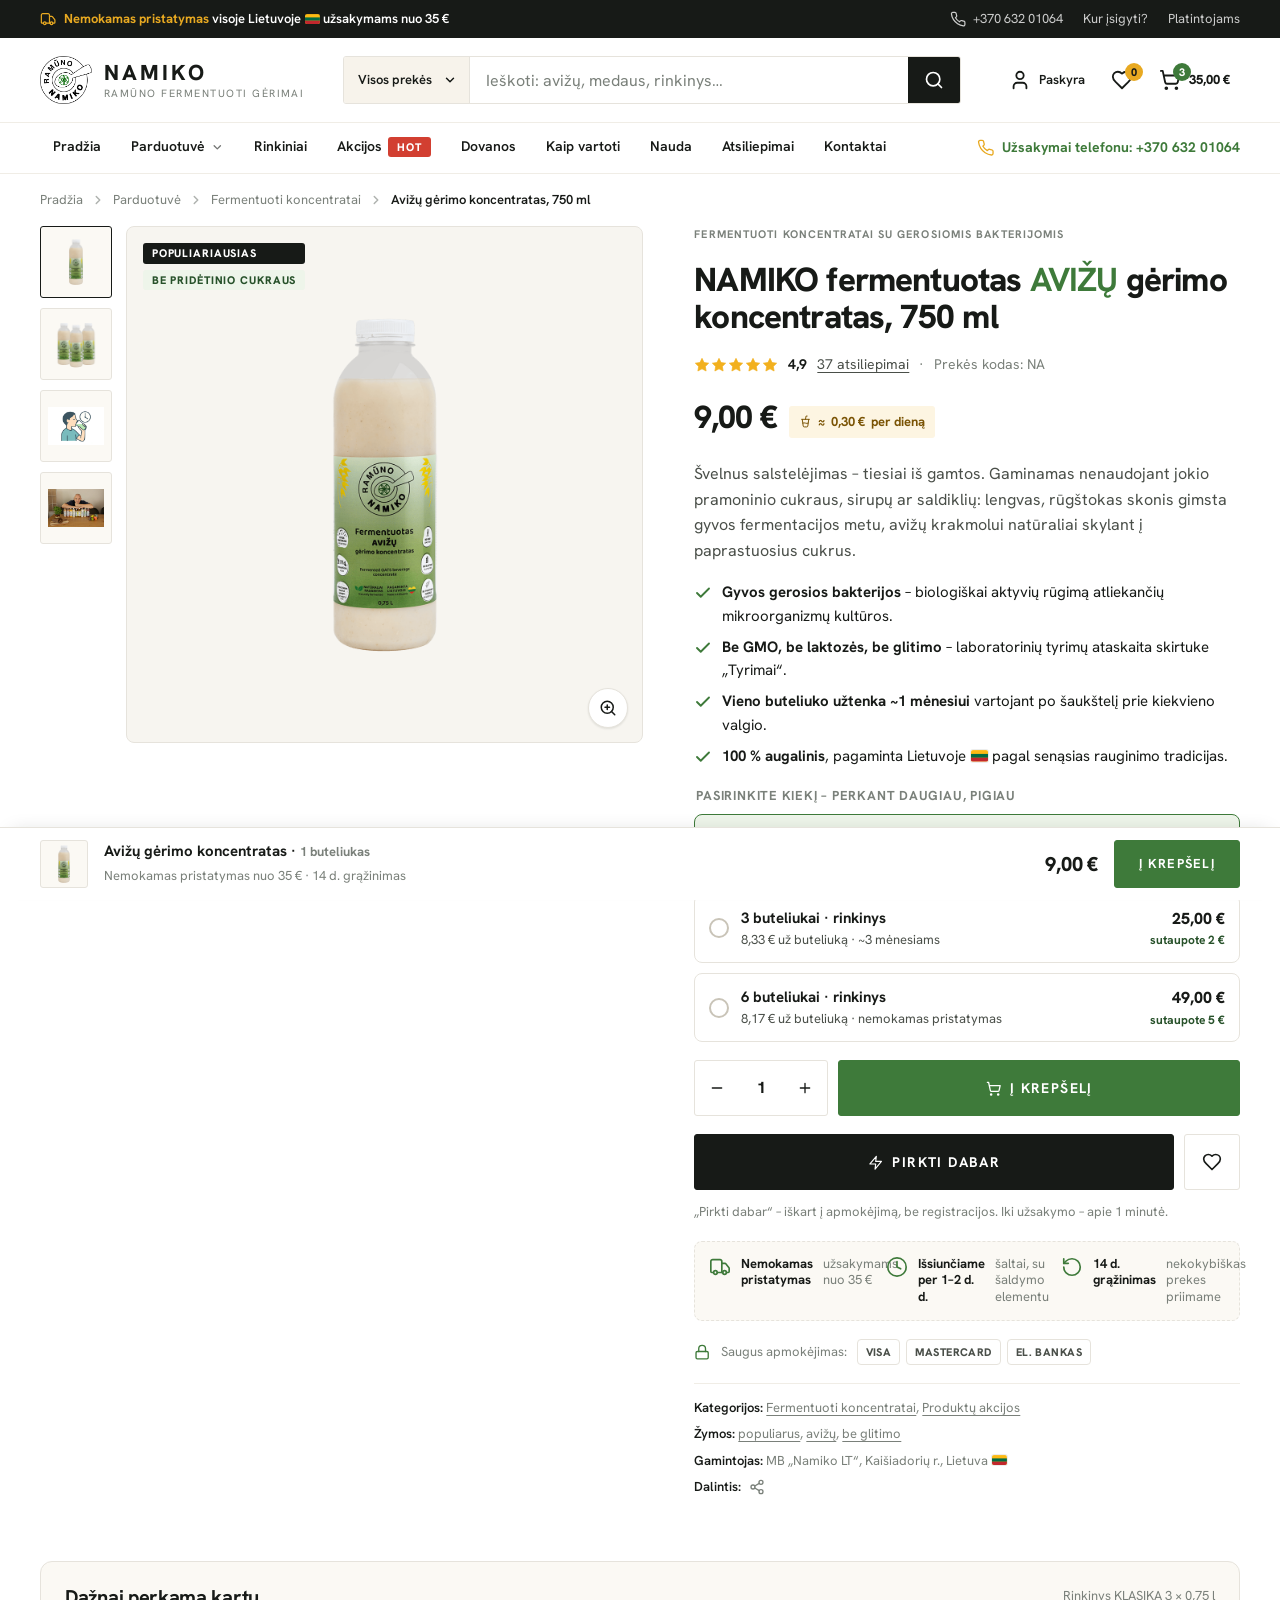
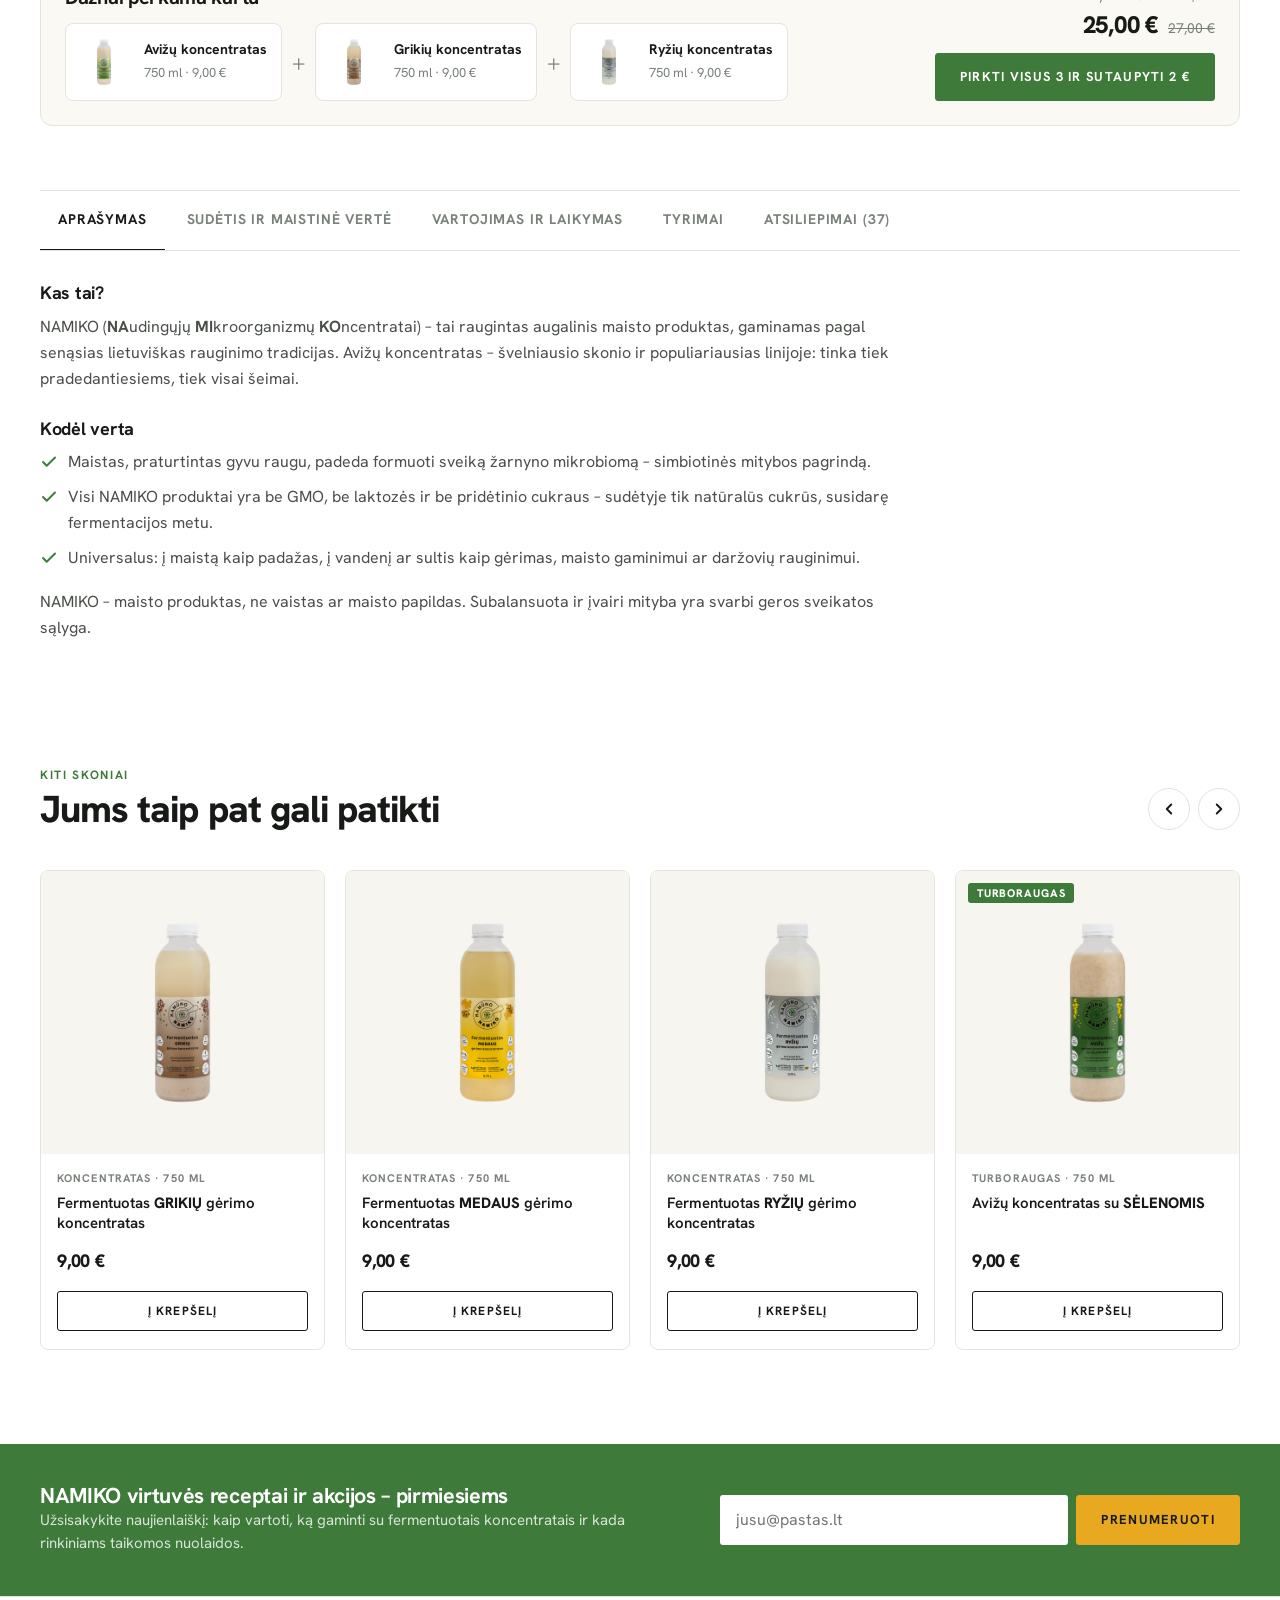
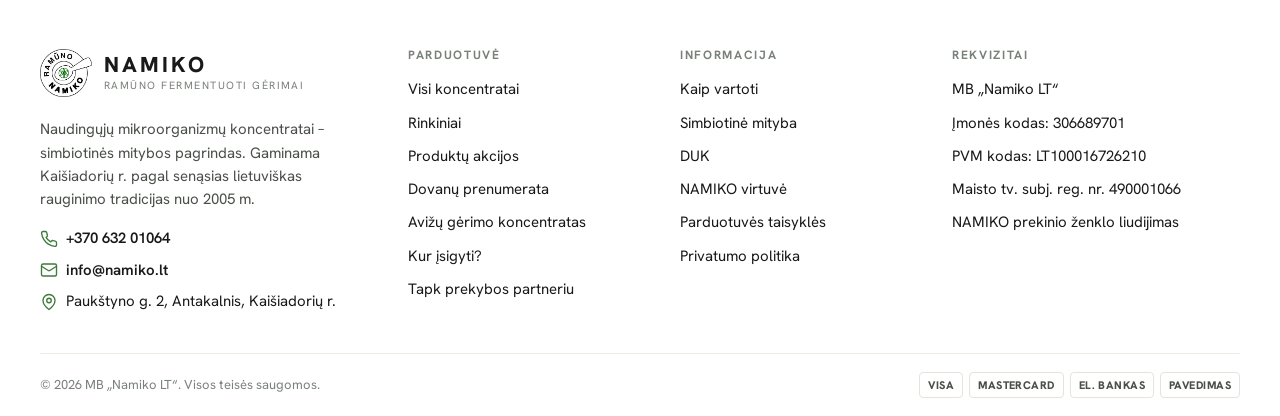
<file: preke.html>
<!doctype html>
<html lang="lt" class="no-js">
<head>
<meta charset="utf-8">
<meta name="viewport" content="width=device-width, initial-scale=1, viewport-fit=cover">
<title>NAMIKO fermentuotas AVIŽŲ gėrimo koncentratas, 750 ml – 9,00 € | NAMIKO</title>
<meta name="description" content="Švelnus salstelėjimas tiesiai iš gamtos: fermentuotas avižų gėrimo koncentratas su gyvomis gerosiomis bakterijomis. Be pridėtinio cukraus, be GMO, be glitimo. Vieno buteliuko užtenka ~1 mėnesiui.">
<meta name="theme-color" content="#FFFFFF">
<link rel="icon" href="assets/img/NAMIKO-logo-transparent-2.png">
<link rel="preconnect" href="https://fonts.googleapis.com">
<link rel="preconnect" href="https://fonts.gstatic.com" crossorigin>
<link href="https://fonts.googleapis.com/css2?family=Hanken+Grotesk:ital,wght@0,400;0,500;0,600;0,700;0,800;1,400&display=swap" rel="stylesheet">
<link rel="stylesheet" href="assets/css/style.css?v=15">
<link rel="preload" as="image" href="assets/img/avizu2.png" fetchpriority="high">
</head>
<body>
<svg xmlns="http://www.w3.org/2000/svg" style="display:none" aria-hidden="true">
  <defs>
    <symbol id="i-search" viewBox="0 0 24 24" fill="none" stroke="currentColor" stroke-width="2" stroke-linecap="round" stroke-linejoin="round"><circle cx="11" cy="11" r="8"/><path d="m21 21-4.3-4.3"/></symbol>
    <symbol id="i-user" viewBox="0 0 24 24" fill="none" stroke="currentColor" stroke-width="2" stroke-linecap="round" stroke-linejoin="round"><path d="M19 21v-2a4 4 0 0 0-4-4H9a4 4 0 0 0-4 4v2"/><circle cx="12" cy="7" r="4"/></symbol>
    <symbol id="i-heart" viewBox="0 0 24 24" fill="none" stroke="currentColor" stroke-width="2" stroke-linecap="round" stroke-linejoin="round"><path d="M19 14c1.49-1.46 3-3.21 3-5.5A5.5 5.5 0 0 0 16.5 3c-1.76 0-3 .5-4.5 2-1.5-1.5-2.74-2-4.5-2A5.5 5.5 0 0 0 2 8.5c0 2.3 1.5 4.05 3 5.5l7 7Z"/></symbol>
    <symbol id="i-cart" viewBox="0 0 24 24" fill="none" stroke="currentColor" stroke-width="2" stroke-linecap="round" stroke-linejoin="round"><circle cx="8" cy="21" r="1"/><circle cx="19" cy="21" r="1"/><path d="M2.05 2.05h2l2.66 12.42a2 2 0 0 0 2 1.58h9.78a2 2 0 0 0 1.95-1.57l1.65-7.43H5.12"/></symbol>
    <symbol id="i-menu" viewBox="0 0 24 24" fill="none" stroke="currentColor" stroke-width="2" stroke-linecap="round"><path d="M4 6h16M4 12h16M4 18h16"/></symbol>
    <symbol id="i-x" viewBox="0 0 24 24" fill="none" stroke="currentColor" stroke-width="2" stroke-linecap="round"><path d="M18 6 6 18M6 6l12 12"/></symbol>
    <symbol id="i-chev" viewBox="0 0 24 24" fill="none" stroke="currentColor" stroke-width="2.5" stroke-linecap="round" stroke-linejoin="round"><path d="m6 9 6 6 6-6"/></symbol>
    <symbol id="i-chev-r" viewBox="0 0 24 24" fill="none" stroke="currentColor" stroke-width="2.5" stroke-linecap="round" stroke-linejoin="round"><path d="m9 18 6-6-6-6"/></symbol>
    <symbol id="i-chev-l" viewBox="0 0 24 24" fill="none" stroke="currentColor" stroke-width="2.5" stroke-linecap="round" stroke-linejoin="round"><path d="m15 18-6-6 6-6"/></symbol>
    <symbol id="i-arrow" viewBox="0 0 24 24" fill="none" stroke="currentColor" stroke-width="2" stroke-linecap="round" stroke-linejoin="round"><path d="M5 12h14"/><path d="m12 5 7 7-7 7"/></symbol>
    <symbol id="i-check" viewBox="0 0 24 24" fill="none" stroke="currentColor" stroke-width="2.5" stroke-linecap="round" stroke-linejoin="round"><path d="M20 6 9 17l-5-5"/></symbol>
    <symbol id="i-plus" viewBox="0 0 24 24" fill="none" stroke="currentColor" stroke-width="2" stroke-linecap="round"><path d="M5 12h14M12 5v14"/></symbol>
    <symbol id="i-minus" viewBox="0 0 24 24" fill="none" stroke="currentColor" stroke-width="2" stroke-linecap="round"><path d="M5 12h14"/></symbol>
    <symbol id="i-truck" viewBox="0 0 24 24" fill="none" stroke="currentColor" stroke-width="1.8" stroke-linecap="round" stroke-linejoin="round"><path d="M14 18V6a2 2 0 0 0-2-2H4a2 2 0 0 0-2 2v11a1 1 0 0 0 1 1h2"/><path d="M15 18H9"/><path d="M19 18h2a1 1 0 0 0 1-1v-3.65a1 1 0 0 0-.22-.62l-3.48-4.35A1 1 0 0 0 17.52 8H14"/><circle cx="17" cy="18" r="2"/><circle cx="7" cy="18" r="2"/></symbol>
    <symbol id="i-shield" viewBox="0 0 24 24" fill="none" stroke="currentColor" stroke-width="1.8" stroke-linecap="round" stroke-linejoin="round"><path d="M20 13c0 5-3.5 7.5-7.66 8.95a1 1 0 0 1-.67-.01C7.5 20.5 4 18 4 13V6a1 1 0 0 1 1-1c2 0 4.5-1.2 6.24-2.72a1.17 1.17 0 0 1 1.52 0C14.51 3.81 17 5 19 5a1 1 0 0 1 1 1z"/><path d="m9 12 2 2 4-4"/></symbol>
    <symbol id="i-return" viewBox="0 0 24 24" fill="none" stroke="currentColor" stroke-width="1.8" stroke-linecap="round" stroke-linejoin="round"><path d="M3 12a9 9 0 1 0 9-9 9.75 9.75 0 0 0-6.74 2.74L3 8"/><path d="M3 3v5h5"/></symbol>
    <symbol id="i-leaf" viewBox="0 0 24 24" fill="none" stroke="currentColor" stroke-width="1.8" stroke-linecap="round" stroke-linejoin="round"><path d="M11 20A7 7 0 0 1 9.8 6.1C15.5 5 17 4.48 19 2c1 2 2 4.18 2 8 0 5.5-4.78 10-10 10Z"/><path d="M2 21c0-3 1.85-5.36 5.08-6C9.5 14.52 12 13 13 12"/></symbol>
    <symbol id="i-star" viewBox="0 0 24 24" fill="currentColor" stroke="currentColor" stroke-width="1" stroke-linejoin="round"><path d="M12 2l3.09 6.26L22 9.27l-5 4.87 1.18 6.88L12 17.77l-6.18 3.25L7 14.14 2 9.27l6.91-1.01L12 2z"/></symbol>
    <symbol id="i-phone" viewBox="0 0 24 24" fill="none" stroke="currentColor" stroke-width="1.8" stroke-linecap="round" stroke-linejoin="round"><path d="M22 16.92v3a2 2 0 0 1-2.18 2 19.79 19.79 0 0 1-8.63-3.07 19.5 19.5 0 0 1-6-6 19.79 19.79 0 0 1-3.07-8.67A2 2 0 0 1 4.11 2h3a2 2 0 0 1 2 1.72 12.84 12.84 0 0 0 .7 2.81 2 2 0 0 1-.45 2.11L8.09 9.91a16 16 0 0 0 6 6l1.27-1.27a2 2 0 0 1 2.11-.45 12.84 12.84 0 0 0 2.81.7A2 2 0 0 1 22 16.92z"/></symbol>
    <symbol id="i-mail" viewBox="0 0 24 24" fill="none" stroke="currentColor" stroke-width="1.8" stroke-linecap="round" stroke-linejoin="round"><rect x="2" y="4" width="20" height="16" rx="2"/><path d="m22 7-8.97 5.7a1.94 1.94 0 0 1-2.06 0L2 7"/></symbol>
    <symbol id="i-pin" viewBox="0 0 24 24" fill="none" stroke="currentColor" stroke-width="1.8" stroke-linecap="round" stroke-linejoin="round"><path d="M20 10c0 6-8 12-8 12s-8-6-8-12a8 8 0 0 1 16 0Z"/><circle cx="12" cy="10" r="3"/></symbol>
    <symbol id="i-clock" viewBox="0 0 24 24" fill="none" stroke="currentColor" stroke-width="1.8" stroke-linecap="round" stroke-linejoin="round"><circle cx="12" cy="12" r="10"/><path d="M12 6v6l4 2"/></symbol>
    <symbol id="i-zoom" viewBox="0 0 24 24" fill="none" stroke="currentColor" stroke-width="2" stroke-linecap="round" stroke-linejoin="round"><circle cx="11" cy="11" r="8"/><path d="m21 21-4.3-4.3M11 8v6M8 11h6"/></symbol>
    <symbol id="i-eye" viewBox="0 0 24 24" fill="none" stroke="currentColor" stroke-width="2" stroke-linecap="round" stroke-linejoin="round"><path d="M2 12s3-7 10-7 10 7 10 7-3 7-10 7-10-7-10-7Z"/><circle cx="12" cy="12" r="3"/></symbol>
    <symbol id="i-lock" viewBox="0 0 24 24" fill="none" stroke="currentColor" stroke-width="2" stroke-linecap="round" stroke-linejoin="round"><rect x="3" y="11" width="18" height="11" rx="2"/><path d="M7 11V7a5 5 0 0 1 10 0v4"/></symbol>
    <symbol id="i-card" viewBox="0 0 24 24" fill="none" stroke="currentColor" stroke-width="1.8" stroke-linecap="round" stroke-linejoin="round"><rect x="2" y="5" width="20" height="14" rx="2"/><path d="M2 10h20"/></symbol>
    <symbol id="i-bank" viewBox="0 0 24 24" fill="none" stroke="currentColor" stroke-width="1.8" stroke-linecap="round" stroke-linejoin="round"><path d="M3 22h18M6 18v-7M10 18v-7M14 18v-7M18 18v-7"/><path d="m12 2 8 5H4l8-5Z"/></symbol>
    <symbol id="i-box" viewBox="0 0 24 24" fill="none" stroke="currentColor" stroke-width="1.8" stroke-linecap="round" stroke-linejoin="round"><path d="m7.5 4.27 9 5.15"/><path d="M21 8a2 2 0 0 0-1-1.73l-7-4a2 2 0 0 0-2 0l-7 4A2 2 0 0 0 3 8v8a2 2 0 0 0 1 1.73l7 4a2 2 0 0 0 2 0l7-4A2 2 0 0 0 21 16Z"/><path d="m3.3 7 8.7 5 8.7-5"/><path d="M12 22V12"/></symbol>
    <symbol id="i-award" viewBox="0 0 24 24" fill="none" stroke="currentColor" stroke-width="1.8" stroke-linecap="round" stroke-linejoin="round"><circle cx="12" cy="8" r="6"/><path d="M15.477 12.89 17 22l-5-3-5 3 1.523-9.11"/></symbol>
    <symbol id="i-sparkles" viewBox="0 0 24 24" fill="none" stroke="currentColor" stroke-width="1.8" stroke-linecap="round" stroke-linejoin="round"><path d="m12 3-1.9 5.8a2 2 0 0 1-1.3 1.3L3 12l5.8 1.9a2 2 0 0 1 1.3 1.3L12 21l1.9-5.8a2 2 0 0 1 1.3-1.3L21 12l-5.8-1.9a2 2 0 0 1-1.3-1.3Z"/></symbol>
    <symbol id="i-info" viewBox="0 0 24 24" fill="none" stroke="currentColor" stroke-width="2" stroke-linecap="round" stroke-linejoin="round"><circle cx="12" cy="12" r="10"/><path d="M12 16v-4M12 8h.01"/></symbol>
    <symbol id="i-percent" viewBox="0 0 24 24" fill="none" stroke="currentColor" stroke-width="2" stroke-linecap="round" stroke-linejoin="round"><path d="M19 5 5 19"/><circle cx="6.5" cy="6.5" r="2.5"/><circle cx="17.5" cy="17.5" r="2.5"/></symbol>
    <symbol id="i-gift" viewBox="0 0 24 24" fill="none" stroke="currentColor" stroke-width="1.8" stroke-linecap="round" stroke-linejoin="round"><rect x="3" y="8" width="18" height="4" rx="1"/><path d="M12 8v13"/><path d="M19 12v7a2 2 0 0 1-2 2H7a2 2 0 0 1-2-2v-7"/><path d="M7.5 8a2.5 2.5 0 0 1 0-5A4.8 8 0 0 1 12 8a4.8 8 0 0 1 4.5-5 2.5 2.5 0 0 1 0 5"/></symbol>
    <symbol id="i-glass" viewBox="0 0 24 24" fill="none" stroke="currentColor" stroke-width="1.8" stroke-linecap="round" stroke-linejoin="round"><path d="m6 8 1.75 12.28a2 2 0 0 0 2 1.72h4.54a2 2 0 0 0 2-1.72L18 8"/><path d="M5 8h14"/><path d="M7 15a6.47 6.47 0 0 1 5 0 6.47 6.47 0 0 0 5 0"/><path d="m12 8 1-6h2"/></symbol>
    <symbol id="i-spoon" viewBox="0 0 24 24" fill="none" stroke="currentColor" stroke-width="1.8" stroke-linecap="round" stroke-linejoin="round"><path d="M3 2v7c0 1.1.9 2 2 2h4a2 2 0 0 0 2-2V2"/><path d="M7 2v20"/><path d="M21 15V2a5 5 0 0 0-5 5v6c0 1.1.9 2 2 2h3Zm0 0v7"/></symbol>
    <symbol id="i-ban" viewBox="0 0 24 24" fill="none" stroke="currentColor" stroke-width="1.8" stroke-linecap="round" stroke-linejoin="round"><circle cx="12" cy="12" r="10"/><path d="m4.9 4.9 14.2 14.2"/></symbol>
    <symbol id="i-badge" viewBox="0 0 24 24" fill="none" stroke="currentColor" stroke-width="1.8" stroke-linecap="round" stroke-linejoin="round"><path d="M3.85 8.62a4 4 0 0 1 4.78-4.77 4 4 0 0 1 6.74 0 4 4 0 0 1 4.78 4.78 4 4 0 0 1 0 6.74 4 4 0 0 1-4.77 4.78 4 4 0 0 1-6.75 0 4 4 0 0 1-4.78-4.77 4 4 0 0 1 0-6.76Z"/><path d="m9 12 2 2 4-4"/></symbol>
    <symbol id="i-pulse" viewBox="0 0 24 24" fill="none" stroke="currentColor" stroke-width="1.8" stroke-linecap="round" stroke-linejoin="round"><path d="M19 14c1.49-1.46 3-3.21 3-5.5A5.5 5.5 0 0 0 16.5 3c-1.76 0-3 .5-4.5 2-1.5-1.5-2.74-2-4.5-2A5.5 5.5 0 0 0 2 8.5c0 2.3 1.5 4.05 3 5.5l7 7Z"/><path d="M3.22 12H9.5l.5-1 2 4.5 2-7 1.5 3.5h5.27"/></symbol>
    <symbol id="i-zap" viewBox="0 0 24 24" fill="none" stroke="currentColor" stroke-width="1.8" stroke-linecap="round" stroke-linejoin="round"><path d="M13 2 3 14h9l-1 8 10-12h-9l1-8z"/></symbol>
    <symbol id="i-fridge" viewBox="0 0 24 24" fill="none" stroke="currentColor" stroke-width="1.8" stroke-linecap="round" stroke-linejoin="round"><path d="M5 6a4 4 0 0 1 4-4h6a4 4 0 0 1 4 4v14a2 2 0 0 1-2 2H7a2 2 0 0 1-2-2V6Z"/><path d="M5 10h14"/><path d="M15 7v6"/></symbol>
    <symbol id="i-store" viewBox="0 0 24 24" fill="none" stroke="currentColor" stroke-width="1.8" stroke-linecap="round" stroke-linejoin="round"><path d="m2 7 4.41-4.41A2 2 0 0 1 7.83 2h8.34a2 2 0 0 1 1.42.59L22 7"/><path d="M4 12v8a2 2 0 0 0 2 2h12a2 2 0 0 0 2-2v-8"/><path d="M15 22v-4a2 2 0 0 0-2-2h-2a2 2 0 0 0-2 2v4"/><path d="M2 7h20"/><path d="M22 7v3a2 2 0 0 1-2 2 2.7 2.7 0 0 1-1.59-.63.7.7 0 0 0-.82 0A2.7 2.7 0 0 1 16 12a2.7 2.7 0 0 1-1.59-.63.7.7 0 0 0-.82 0A2.7 2.7 0 0 1 12 12a2.7 2.7 0 0 1-1.59-.63.7.7 0 0 0-.82 0A2.7 2.7 0 0 1 8 12a2.7 2.7 0 0 1-1.59-.63.7.7 0 0 0-.82 0A2.7 2.7 0 0 1 4 12a2 2 0 0 1-2-2V7"/></symbol>
    <symbol id="i-chat" viewBox="0 0 24 24" fill="none" stroke="currentColor" stroke-width="1.8" stroke-linecap="round" stroke-linejoin="round"><path d="M7.9 20A9 9 0 1 0 4 16.1L2 22Z"/></symbol>
    <symbol id="i-home" viewBox="0 0 24 24" fill="none" stroke="currentColor" stroke-width="2" stroke-linecap="round" stroke-linejoin="round"><path d="m3 10 9-7 9 7v10a2 2 0 0 1-2 2H5a2 2 0 0 1-2-2z"/><path d="M9 22V12h6v10"/></symbol>
    <symbol id="i-share" viewBox="0 0 24 24" fill="none" stroke="currentColor" stroke-width="2" stroke-linecap="round" stroke-linejoin="round"><circle cx="18" cy="5" r="3"/><circle cx="6" cy="12" r="3"/><circle cx="18" cy="19" r="3"/><path d="m8.59 13.51 6.82 3.98M15.41 6.51l-6.82 3.98"/></symbol>
    <symbol id="i-flask" viewBox="0 0 24 24" fill="none" stroke="currentColor" stroke-width="1.8" stroke-linecap="round" stroke-linejoin="round"><path d="M10 2v7.31"/><path d="M14 9.3V1.99"/><path d="M8.5 2h7"/><path d="M14 9.3a6.5 6.5 0 1 1-4 0"/><path d="M5.52 16h12.96"/></symbol>
    <symbol id="i-trash" viewBox="0 0 24 24" fill="none" stroke="currentColor" stroke-width="2" stroke-linecap="round" stroke-linejoin="round"><path d="M3 6h18M8 6V4a2 2 0 0 1 2-2h4a2 2 0 0 1 2 2v2M19 6l-1 14a2 2 0 0 1-2 2H8a2 2 0 0 1-2-2L5 6"/></symbol>
    <symbol id="i-wheat" viewBox="0 0 24 24" fill="none" stroke="currentColor" stroke-width="1.8" stroke-linecap="round" stroke-linejoin="round"><path d="M2 22 16 8"/><path d="M3.47 12.53 5 11l1.53 1.53a3.5 3.5 0 0 1 0 4.94L5 19l-1.53-1.53a3.5 3.5 0 0 1 0-4.94Z"/><path d="M7.47 8.53 9 7l1.53 1.53a3.5 3.5 0 0 1 0 4.94L9 15l-1.53-1.53a3.5 3.5 0 0 1 0-4.94Z"/><path d="M11.47 4.53 13 3l1.53 1.53a3.5 3.5 0 0 1 0 4.94L13 11l-1.53-1.53a3.5 3.5 0 0 1 0-4.94Z"/><path d="M20 2h2v2a4 4 0 0 1-4 4h-2V6a4 4 0 0 1 4-4Z"/><path d="M11.47 17.47 13 19l-1.53 1.53a3.5 3.5 0 0 1-4.94 0L5 19l1.53-1.53a3.5 3.5 0 0 1 4.94 0Z"/><path d="M15.47 13.47 17 15l-1.53 1.53a3.5 3.5 0 0 1-4.94 0L9 15l1.53-1.53a3.5 3.5 0 0 1 4.94 0Z"/><path d="M19.47 9.47 21 11l-1.53 1.53a3.5 3.5 0 0 1-4.94 0L13 11l1.53-1.53a3.5 3.5 0 0 1 4.94 0Z"/></symbol>
    <symbol id="i-flag-lt" viewBox="0 0 24 16"><rect width="24" height="16" fill="#FDB913"/><rect y="5.333" width="24" height="5.334" fill="#006A44"/><rect y="10.667" width="24" height="5.333" fill="#C1272D"/></symbol>
    <symbol id="i-scroll" viewBox="0 0 24 24" fill="none" stroke="currentColor" stroke-width="1.8" stroke-linecap="round" stroke-linejoin="round"><path d="M15 12h-5"/><path d="M15 8h-5"/><path d="M19 17V5a2 2 0 0 0-2-2H4"/><path d="M8 21h12a2 2 0 0 0 2-2v-1a1 1 0 0 0-1-1H11a1 1 0 0 0-1 1v1a2 2 0 1 1-4 0V5a2 2 0 1 0-4 0v2a1 1 0 0 0 1 1h3"/></symbol>
    <symbol id="i-sprout" viewBox="0 0 24 24" fill="none" stroke="currentColor" stroke-width="1.8" stroke-linecap="round" stroke-linejoin="round"><path d="M7 20h10"/><path d="M10 20c5.5-2.5.8-6.4 3-10"/><path d="M9.5 9.4c1.1.8 1.8 2.2 2.3 3.7-2 .4-3.5.4-4.8-.3-1.2-.6-2.3-1.9-3-4.2 2.8-.5 4.4 0 5.5.8z"/><path d="M14.1 6a7 7 0 0 0-1.1 4c1.9-.1 3.3-.6 4.3-1.4 1-1 1.6-2.3 1.7-4.6-2.7.1-4 1-4.9 2z"/></symbol>
    <symbol id="i-badge-percent" viewBox="0 0 24 24" fill="none" stroke="currentColor" stroke-width="1.8" stroke-linecap="round" stroke-linejoin="round"><path d="M3.85 8.62a4 4 0 0 1 4.78-4.77 4 4 0 0 1 6.74 0 4 4 0 0 1 4.78 4.78 4 4 0 0 1 0 6.74 4 4 0 0 1-4.77 4.78 4 4 0 0 1-6.75 0 4 4 0 0 1-4.78-4.77 4 4 0 0 1 0-6.76Z"/><path d="m15 9-6 6"/><path d="M9 9h.01"/><path d="M15 15h.01"/></symbol>
    <symbol id="i-timer" viewBox="0 0 24 24" fill="none" stroke="currentColor" stroke-width="1.8" stroke-linecap="round" stroke-linejoin="round"><path d="M10 2h4"/><path d="m12 14 3-3"/><circle cx="12" cy="14" r="8"/></symbol>
    <symbol id="i-repeat" viewBox="0 0 24 24" fill="none" stroke="currentColor" stroke-width="1.8" stroke-linecap="round" stroke-linejoin="round"><path d="m17 2 4 4-4 4"/><path d="M3 11v-1a4 4 0 0 1 4-4h14"/><path d="m7 22-4-4 4-4"/><path d="M21 13v1a4 4 0 0 1-4 4H3"/></symbol>
  </defs>
</svg>

<div class="topbar">
  <div class="container">
    <p class="topbar-promo"><svg class="icon"><use href="#i-truck"></use></svg><span><strong>Nemokamas pristatymas</strong> visoje Lietuvoje<svg class="flag-lt" aria-hidden="true"><use href="#i-flag-lt"></use></svg> užsakymams nuo 35 €</span></p>
    <div class="topbar-links">
      <a href="tel:+37063201064"><svg class="icon"><use href="#i-phone"></use></svg>+370 632 01064</a>
      <a href="#kontaktai">Kur įsigyti?</a>
      <a href="#kontaktai">Platintojams</a>
    </div>
  </div>
</div>
<header class="header">
  <div class="container header-main">
    <button class="burger" type="button" aria-label="Atidaryti meniu" data-drawer-open><svg class="icon"><use href="#i-menu"></use></svg></button>
    <a class="logo" href="index.html" aria-label="NAMIKO – į pradžią">
      <img src="assets/img/NAMIKO-logo-transparent-2.png" alt="" width="52" height="48">
      <span class="logo-text"><b>NAMIKO</b><span>Ramūno fermentuoti gėrimai</span></span>
    </a>
    <form class="search" role="search" action="index.html#prekes">
      <select aria-label="Kategorija"><option>Visos prekės</option><option>Koncentratai</option><option>Rinkiniai</option><option>Akcijos</option></select>
      <label class="sr-only" for="q">Ieškoti prekių</label>
      <input id="q" type="search" name="q" placeholder="Ieškoti: avižų, medaus, rinkinys…" autocomplete="off">
      <button type="submit" aria-label="Ieškoti"><svg class="icon"><use href="#i-search"></use></svg></button>
    </form>
    <div class="header-actions">
      <a class="action" href="#paskyra"><svg class="icon"><use href="#i-user"></use></svg><span class="action-label">Paskyra</span></a>
      <button class="action" type="button" aria-label="Norų sąrašas"><svg class="icon"><use href="#i-heart"></use></svg><span class="count is-honey" data-wish-count>0</span></button>
      <a class="action" href="pirkimas.html" aria-label="Krepšelis"><svg class="icon"><use href="#i-cart"></use></svg><span class="count" data-cart-count>0</span><span class="cart-total" data-cart-total>0,00 €</span></a>
    </div>
  </div>
  <div class="mobile-search">
    <form class="search" role="search" action="index.html#prekes">
      <label class="sr-only" for="qm">Ieškoti prekių</label>
      <input id="qm" type="search" name="q" placeholder="Ieškoti prekių…" autocomplete="off">
      <button type="submit" aria-label="Ieškoti"><svg class="icon"><use href="#i-search"></use></svg></button>
    </form>
  </div>
  <nav class="nav" aria-label="Pagrindinis meniu">
    <div class="container">
      <ul class="nav-list">
        <li><a href="index.html">Pradžia</a></li>
        <li><a href="index.html#prekes">Parduotuvė <svg class="icon"><use href="#i-chev"></use></svg></a></li>
        <li><a href="index.html#rinkiniai">Rinkiniai</a></li>
        <li><a href="index.html#rinkiniai">Akcijos <span class="badge badge-hot">Hot</span></a></li>
        <li><a href="index.html#dovana">Dovanos</a></li>
        <li><a href="index.html#kaip-vartoti">Kaip vartoti</a></li>
        <li><a href="index.html#nauda">Nauda</a></li>
        <li><a href="index.html#atsiliepimai">Atsiliepimai</a></li>
        <li><a href="#kontaktai">Kontaktai</a></li>
      </ul>
      <a class="nav-cta" href="tel:+37063201064"><svg class="icon"><use href="#i-phone"></use></svg>Užsakymai telefonu: +370 632 01064</a>
    </div>
  </nav>
</header>
<div class="drawer" data-drawer aria-hidden="true">
  <div class="drawer-backdrop" data-drawer-close></div>
  <div class="drawer-panel" role="dialog" aria-label="Meniu">
    <div class="drawer-head">
      <span class="logo-text"><b>NAMIKO</b></span>
      <button type="button" class="action" aria-label="Uždaryti meniu" data-drawer-close><svg class="icon"><use href="#i-x"></use></svg></button>
    </div>
    <a href="index.html">Pradžia <svg class="icon"><use href="#i-chev-r"></use></svg></a>
    <a href="index.html#prekes">Parduotuvė <svg class="icon"><use href="#i-chev-r"></use></svg></a>
    <a href="index.html#rinkiniai">Rinkiniai ir akcijos <svg class="icon"><use href="#i-chev-r"></use></svg></a>
    <a href="index.html#dovana">Dovanų prenumerata <svg class="icon"><use href="#i-chev-r"></use></svg></a>
    <a href="index.html#kaip-vartoti">Kaip vartoti <svg class="icon"><use href="#i-chev-r"></use></svg></a>
    <a href="index.html#nauda">Nauda <svg class="icon"><use href="#i-chev-r"></use></svg></a>
    <a href="index.html#atsiliepimai">Atsiliepimai <svg class="icon"><use href="#i-chev-r"></use></svg></a>
    <a href="index.html#duk">DUK <svg class="icon"><use href="#i-chev-r"></use></svg></a>
    <a href="#kontaktai">Kontaktai <svg class="icon"><use href="#i-chev-r"></use></svg></a>
    <a href="tel:+37063201064" class="btn btn-primary" style="margin-top:16px;justify-content:center"><svg class="icon"><use href="#i-phone"></use></svg>+370 632 01064</a>
  </div>
</div>


<main>
  <div class="container">
    <nav class="breadcrumb" aria-label="Naršymo kelias">
      <a href="index.html">Pradžia</a><svg class="icon"><use href="#i-chev-r"></use></svg>
      <a href="index.html#prekes">Parduotuvė</a><svg class="icon"><use href="#i-chev-r"></use></svg>
      <a href="index.html#prekes">Fermentuoti koncentratai</a><svg class="icon"><use href="#i-chev-r"></use></svg>
      <span aria-current="page">Avižų gėrimo koncentratas, 750 ml</span>
    </nav>

    <!-- ============ Prekė ============ -->
    <section class="pdp" data-buy>
      <div class="gallery">
        <div class="thumbs" role="list">
          <button class="thumb is-active" type="button" data-src="assets/img/avizu2.png" data-alt="NAMIKO fermentuotas avižų gėrimo koncentratas, 750 ml" aria-label="1 nuotrauka"><img src="assets/img/avizu2.png" alt="" width="1024" height="1024"></button>
          <button class="thumb" type="button" data-src="assets/img/Avizu32.png" data-alt="Trys avižų koncentrato buteliukai – rinkinys 3 × 0,75 l" aria-label="2 nuotrauka"><img src="assets/img/Avizu32.png" alt="" width="1024" height="1024" loading="lazy"></button>
          <button class="thumb" type="button" data-src="assets/img/Zmogus-geria-Namiko.png" data-alt="Kaip vartoti: šaukštelis koncentrato stiklinėje vandens prie kiekvieno valgio" aria-label="3 nuotrauka"><img src="assets/img/Zmogus-geria-Namiko.png" alt="" width="1536" height="1024" loading="lazy"></button>
          <button class="thumb" type="button" data-src="assets/img/saule_raudona-1-1-1.jpg" data-alt="Ramūnas Račkauskas su NAMIKO koncentratų linija" aria-label="4 nuotrauka"><img src="assets/img/saule_raudona-1-1-1.jpg" alt="" width="1470" height="980" loading="lazy"></button>
        </div>
        <div class="gallery-main">
          <div class="product-badges"><span class="badge badge-top">Populiariausias</span><span class="badge badge-soft">Be pridėtinio cukraus</span></div>
          <img data-gallery-main src="assets/img/avizu2.png" alt="NAMIKO fermentuotas avižų gėrimo koncentratas, 750 ml" width="1024" height="1024" fetchpriority="high">
          <button class="gallery-zoom" type="button" aria-label="Padidinti nuotrauką"><svg class="icon"><use href="#i-zoom"></use></svg></button>
        </div>
      </div>

      <div class="pdp-info">
        <div class="pdp-cat">
          <span class="product-cat">Fermentuoti koncentratai su gerosiomis bakterijomis</span>
        </div>
        <h1 class="pdp-title">NAMIKO fermentuotas <b>AVIŽŲ</b> gėrimo koncentratas, 750 ml</h1>
        <!-- DEMO DUOMENYS: įvertinimas ir atsiliepimų skaičius – pakeisti tikrais -->
        <div class="pdp-rating">
          <span class="stars" aria-label="Įvertinimas 4,9 iš 5"><svg class="icon"><use href="#i-star"></use></svg><svg class="icon"><use href="#i-star"></use></svg><svg class="icon"><use href="#i-star"></use></svg><svg class="icon"><use href="#i-star"></use></svg><svg class="icon"><use href="#i-star"></use></svg></span>
          <b>4,9</b><a href="#tab-reviews" data-tab-link="tabbtn-reviews">37 atsiliepimai</a>
          <span class="muted">·</span><span class="muted">Prekės kodas: NA</span>
        </div>
        <div class="pdp-price">
          <span class="price" data-price-main>9,00 €</span>
          <span class="price-old" data-price-old hidden></span>
          <span class="per-day"><svg class="icon" style="width:1em;height:1em"><use href="#i-glass"></use></svg>≈ <span data-per-day>0,30 €</span> per dieną</span>
        </div>
        <p class="pdp-short">Švelnus salstelėjimas – tiesiai iš gamtos. Gaminamas nenaudojant jokio pramoninio cukraus, sirupų ar saldiklių: lengvas, rūgštokas skonis gimsta gyvos fermentacijos metu, avižų krakmolui natūraliai skylant į paprastuosius cukrus.</p>
        <ul class="pdp-points">
          <li><svg class="icon"><use href="#i-check"></use></svg><span><b>Gyvos gerosios bakterijos</b> – biologiškai aktyvių rūgimą atliekančių mikroorganizmų kultūros.</span></li>
          <li><svg class="icon"><use href="#i-check"></use></svg><span><b>Be GMO, be laktozės, be glitimo</b> – laboratorinių tyrimų ataskaita skirtuke „Tyrimai“.</span></li>
          <li><svg class="icon"><use href="#i-check"></use></svg><span><b>Vieno buteliuko užtenka ~1 mėnesiui</b> vartojant po šaukštelį prie kiekvieno valgio.</span></li>
          <li><svg class="icon"><use href="#i-check"></use></svg><span><b>100 % augalinis</b>, pagaminta Lietuvoje<svg class="flag-lt" aria-hidden="true"><use href="#i-flag-lt"></use></svg> pagal senąsias rauginimo tradicijas.</span></li>
        </ul>

        <fieldset class="pdp-options" style="border:0;padding:0;margin:0">
          <legend>Pasirinkite kiekį – perkant daugiau, pigiau</legend>
          <label class="option">
            <input type="radio" name="pack" value="1" checked data-price="9" data-per-day="0,30 €" data-name="Avižų koncentratas 750 ml" data-label="1 buteliukas">
            <span class="option-radio" aria-hidden="true"></span>
            <span><b>1 buteliukas · 750 ml</b><small>Išbandyti arba papildyti atsargas</small></span>
            <span class="option-price">9,00 €</span>
          </label>
          <label class="option">
            <input type="radio" name="pack" value="3" data-price="25" data-old="27" data-per-day="0,28 €" data-name="Avižų rinkinys 3 × 0,75 l" data-label="3 buteliukai">
            <span class="option-radio" aria-hidden="true"></span>
            <span><b>3 buteliukai · rinkinys</b><small>8,33 € už buteliuką · ~3 mėnesiams</small></span>
            <span class="option-price">25,00 €<small>sutaupote 2 €</small></span>
          </label>
          <label class="option">
            <input type="radio" name="pack" value="6" data-price="49" data-old="54" data-per-day="0,27 €" data-name="Avižų rinkinys 6 × 0,75 l" data-label="6 buteliukai">
            <span class="option-radio" aria-hidden="true"></span>
            <span><b>6 buteliukai · rinkinys</b><small>8,17 € už buteliuką · nemokamas pristatymas</small></span>
            <span class="option-price">49,00 €<small>sutaupote 5 €</small></span>
          </label>
        </fieldset>

        <div class="buy-row" data-sticky-anchor>
          <div class="qty" aria-label="Kiekis">
            <button type="button" data-dir="-" aria-label="Mažiau"><svg class="icon" style="width:16px;height:16px"><use href="#i-minus"></use></svg></button>
            <input type="number" min="1" value="1" aria-label="Kiekis">
            <button type="button" data-dir="+" aria-label="Daugiau"><svg class="icon" style="width:16px;height:16px"><use href="#i-plus"></use></svg></button>
          </div>
          <button class="btn btn-primary btn-lg" type="button" data-add="Avižų koncentratas 750 ml" data-price="9" data-add-main><svg class="icon"><use href="#i-cart"></use></svg>Į krepšelį</button>
        </div>
        <div class="buy-second">
          <a class="btn btn-lg" href="pirkimas.html"><svg class="icon"><use href="#i-zap"></use></svg>Pirkti dabar</a>
          <button class="wish" type="button" aria-label="Į norų sąrašą" data-wish><svg class="icon"><use href="#i-heart"></use></svg></button>
        </div>

        <p class="muted" style="font-size:.8125rem;margin-top:-6px">„Pirkti dabar“ – iškart į apmokėjimą, be registracijos. Iki užsakymo – apie 1 minutė.</p>
        <div class="pdp-trust">
          <div><svg class="icon"><use href="#i-truck"></use></svg><div><b>Nemokamas pristatymas</b><span>užsakymams nuo 35 €</span></div></div>
          <div><svg class="icon"><use href="#i-clock"></use></svg><div><b>Išsiunčiame per 1–2 d. d.</b><span>šaltai, su šaldymo elementu</span></div></div>
          <div><svg class="icon"><use href="#i-return"></use></svg><div><b>14 d. grąžinimas</b><span>nekokybiškas prekes priimame</span></div></div>
        </div>

        <div class="pdp-pay"><svg class="icon" style="color:var(--green)"><use href="#i-lock"></use></svg>Saugus apmokėjimas: <span class="payments"><span>VISA</span><span>MASTERCARD</span><span>EL. BANKAS</span></span></div>

        <div class="pdp-meta">
          <span><b>Kategorijos:</b> <a href="index.html#prekes">Fermentuoti koncentratai</a>, <a href="index.html#rinkiniai">Produktų akcijos</a></span>
          <span><b>Žymos:</b> <a href="#">populiarus</a>, <a href="#">avižų</a>, <a href="#">be glitimo</a></span>
          <span><b>Gamintojas:</b> MB „Namiko LT“, Kaišiadorių r., Lietuva<svg class="flag-lt" aria-hidden="true"><use href="#i-flag-lt"></use></svg></span>
          <span style="display:inline-flex;gap:8px;align-items:center"><b>Dalintis:</b> <a href="#" aria-label="Dalintis"><svg class="icon" style="width:16px;height:16px"><use href="#i-share"></use></svg></a></span>
        </div>
      </div>
    </section>

    <!-- ============ Dažnai perkama kartu ============ -->
    <section class="fbt reveal" aria-labelledby="fbt-title" style="margin-bottom:clamp(32px,5vw,64px)">
      <div>
        <h2 class="h3" id="fbt-title" style="margin-bottom:14px">Dažnai perkama kartu</h2>
        <div class="fbt-items">
          <div class="fbt-item"><img src="assets/img/avizu2.png" alt="" loading="lazy" width="1024" height="1024"><div><b>Avižų koncentratas</b><span>750 ml · 9,00 €</span></div></div>
          <span class="fbt-plus">+</span>
          <div class="fbt-item"><img src="assets/img/grikiu2.png" alt="" loading="lazy" width="1024" height="1024"><div><b>Grikių koncentratas</b><span>750 ml · 9,00 €</span></div></div>
          <span class="fbt-plus">+</span>
          <div class="fbt-item"><img src="assets/img/ryziu2.png" alt="" loading="lazy" width="1024" height="1024"><div><b>Ryžių koncentratas</b><span>750 ml · 9,00 €</span></div></div>
        </div>
      </div>
      <div class="fbt-total">
        <span class="muted">Rinkinys KLASIKA 3 × 0,75 l</span>
        <div style="display:flex;align-items:baseline;gap:10px;justify-content:flex-end"><span class="price">25,00 €</span><span class="price-old">27,00 €</span></div>
        <button class="btn btn-primary" type="button" style="margin-top:10px" data-add="Rinkinys KLASIKA" data-price="25">Pirkti visus 3 ir sutaupyti 2 €</button>
      </div>
    </section>

    <!-- ============ Skirtukai ============ -->
    <section class="tabs" aria-label="Prekės informacija">
      <div class="tab-list" role="tablist">
        <button role="tab" id="tabbtn-desc" aria-selected="true" aria-controls="tab-desc" type="button">Aprašymas</button>
        <button role="tab" id="tabbtn-comp" aria-selected="false" aria-controls="tab-comp" type="button">Sudėtis ir maistinė vertė</button>
        <button role="tab" id="tabbtn-use" aria-selected="false" aria-controls="tab-use" type="button">Vartojimas ir laikymas</button>
        <button role="tab" id="tabbtn-lab" aria-selected="false" aria-controls="tab-lab" type="button">Tyrimai</button>
        <button role="tab" id="tabbtn-reviews" aria-selected="false" aria-controls="tab-reviews" type="button">Atsiliepimai (37)</button>
      </div>

      <div class="tab-panel is-active" id="tab-desc" role="tabpanel" aria-labelledby="tabbtn-desc">
        <h3>Kas tai?</h3>
        <p>NAMIKO (<b>NA</b>udingųjų <b>MI</b>kroorganizmų <b>KO</b>ncentratai) – tai raugintas augalinis maisto produktas, gaminamas pagal senąsias lietuviškas rauginimo tradicijas. Avižų koncentratas – švelniausio skonio ir populiariausias linijoje: tinka tiek pradedantiesiems, tiek visai šeimai.</p>
        <h3>Kodėl verta</h3>
        <ul>
          <li><svg class="icon"><use href="#i-check"></use></svg><span>Maistas, praturtintas gyvu raugu, padeda formuoti sveiką žarnyno mikrobiomą – simbiotinės mitybos pagrindą.</span></li>
          <li><svg class="icon"><use href="#i-check"></use></svg><span>Visi NAMIKO produktai yra be GMO, be laktozės ir be pridėtinio cukraus – sudėtyje tik natūralūs cukrūs, susidarę fermentacijos metu.</span></li>
          <li><svg class="icon"><use href="#i-check"></use></svg><span>Universalus: į maistą kaip padažas, į vandenį ar sultis kaip gėrimas, maisto gaminimui ar daržovių rauginimui.</span></li>
        </ul>
        <p style="margin-top:18px" class="muted">NAMIKO – maisto produktas, ne vaistas ar maisto papildas. Subalansuota ir įvairi mityba yra svarbi geros sveikatos sąlyga.</p>
      </div>

      <div class="tab-panel" id="tab-comp" role="tabpanel" aria-labelledby="tabbtn-comp">
        <h3>Sudedamosios dalys</h3>
        <p>Vanduo, avižiniai dribsniai* 10 %, raugas (biologiškai aktyvių rūgimą atliekančių mikroorganizmų kultūros), rūgštingumą reguliuojanti medžiaga natrio hidrokarbonatas.</p>
        <p class="muted" style="font-size:.8125rem;margin-top:8px">* Glitimo tyrimai pagal Komisijos įgyvendinimo reglamentą (ES) Nr. 828/2014 – skirtuke „Tyrimai“. Produkto sudėtyje yra natūralių cukrų, susidariusių avižų fermentacijos metu.</p>
        <h3>Maistinė vertė (100 g)</h3>
        <div class="nutri">
          <div><b>27 kcal</b><span>136 kJ</span></div>
          <div><b>4,6 g</b><span>angliavandenių</span></div>
          <div><b>0,9 g</b><span>baltymų</span></div>
          <div><b>0,5 g</b><span>riebalų</span></div>
        </div>
        <table class="spec" style="margin-top:18px">
          <tr><th>Iš kurių cukrų</th><td>0,8 g</td></tr>
          <tr><th>Iš kurių sočiųjų riebalų rūgščių</th><td>0,2 g</td></tr>
          <tr><th>Druskos</th><td>1,2 g</td></tr>
          <tr><th>Grynasis kiekis</th><td>750 ml</td></tr>
          <tr><th>Svoris / išmatavimai</th><td>0,9 kg · 24 × 9 × 9 cm</td></tr>
          <tr><th>Gamintojas</th><td>MB „Namiko LT“, Paukštyno g. 2, Antakalnis, LT-56358 Kaišiadorių r. Kilmės šalis – Lietuva<svg class="flag-lt" aria-hidden="true"><use href="#i-flag-lt"></use></svg>.</td></tr>
        </table>
      </div>

      <div class="tab-panel" id="tab-use" role="tabpanel" aria-labelledby="tabbtn-use">
        <h3>Vartojimas</h3>
        <ul>
          <li><svg class="icon"><use href="#i-check"></use></svg><span>Prieš vartojimą gerai suplakite.</span></li>
          <li><svg class="icon"><use href="#i-check"></use></svg><span>Bent vienu arbatiniu šaukšteliu pagardinkite kiekvieną maisto porciją (maistas – iki 50 °C), arba įpilkite šaukštelį į stiklinę vandens ar kito gėrimo ir gerkite valgio metu.</span></li>
          <li><svg class="icon"><use href="#i-check"></use></svg><span>Rekomenduojama įmaišyti į termiškai neapdorotą maistą ir leisti kelias valandas fermentuotis.</span></li>
          <li><svg class="icon"><use href="#i-check"></use></svg><span>Vėliau kiekį galite didinti pagal skonį – tai maisto produktas, jo neperdozuosite.</span></li>
        </ul>
        <h3>Laikymas ir galiojimas</h3>
        <table class="spec">
          <tr><th>Temperatūra</th><td>+2…+18 °C, saugoti nuo tiesioginių saulės spindulių</td></tr>
          <tr><th>Atidarius</th><td>Laikyti šaldytuve, suvartoti per 45 dienas</td></tr>
          <tr><th>Galiojimas</th><td>Nurodytas ant pakuotės (kamštelio)</td></tr>
          <tr><th>Vienam žmogui užtenka</th><td>~1 mėnesiui vartojant po šaukštelį prie kiekvieno valgio</td></tr>
        </table>
      </div>

      <div class="tab-panel" id="tab-lab" role="tabpanel" aria-labelledby="tabbtn-lab">
        <h3>Avižų koncentrato laboratoriniai tyrimai</h3>
        <p>Glitimo kiekio tyrimas atliktas pagal Komisijos įgyvendinimo reglamento (ES) Nr. 828/2014 reikalavimus dėl informacijos apie tai, kad maisto produktuose nėra glitimo arba yra mažesnis glitimo kiekis.</p>
        <figure style="margin:18px 0 0;max-width:420px"><img src="assets/img/avizu-tyrimas.jpg" alt="Avižų koncentrato tyrimų ataskaitos fragmentas" loading="lazy" style="border:1px solid var(--line);border-radius:var(--r-lg)"><figcaption class="muted" style="font-size:.8125rem;margin-top:8px">Pilną .pdf dokumentą galite atsisiųsti – <a href="#" style="text-decoration:underline">spauskite čia</a>.</figcaption></figure>
      </div>

      <div class="tab-panel" id="tab-reviews" role="tabpanel" aria-labelledby="tabbtn-reviews">
        <!-- DEMO DUOMENYS: suvestinė ir atsiliepimai – pakeisti tikrais iš WooCommerce -->
        <div class="review-summary">
          <div><span class="big">4,9</span><div class="stars"><svg class="icon"><use href="#i-star"></use></svg><svg class="icon"><use href="#i-star"></use></svg><svg class="icon"><use href="#i-star"></use></svg><svg class="icon"><use href="#i-star"></use></svg><svg class="icon"><use href="#i-star"></use></svg></div><span class="muted" style="font-size:.8125rem">37 atsiliepimai</span></div>
          <div class="review-bars">
            <div><span>5 ★</span><i style="--w:89%"></i><span>33</span></div>
            <div><span>4 ★</span><i style="--w:8%"></i><span>3</span></div>
            <div><span>3 ★</span><i style="--w:3%"></i><span>1</span></div>
            <div><span>2 ★</span><i style="--w:0%"></i><span>0</span></div>
            <div><span>1 ★</span><i style="--w:0%"></i><span>0</span></div>
          </div>
        </div>
        <div class="reviews">
          <article class="review">
            <span class="stars"><svg class="icon"><use href="#i-star"></use></svg><svg class="icon"><use href="#i-star"></use></svg><svg class="icon"><use href="#i-star"></use></svg><svg class="icon"><use href="#i-star"></use></svg><svg class="icon"><use href="#i-star"></use></svg></span>
            <p>„Vartoju NAMIKO jau pusmetį. Ačiū Ramūnui už šį produktą – savijauta visai kitokia…“</p>
            <footer><span class="review-avatar">G</span><div><b>Genutė U.</b><span class="review-verified"><svg class="icon"><use href="#i-badge"></use></svg>Atsiliepimas iš namiko.lt</span></div></footer>
          </article>
          <article class="review">
            <span class="stars"><svg class="icon"><use href="#i-star"></use></svg><svg class="icon"><use href="#i-star"></use></svg><svg class="icon"><use href="#i-star"></use></svg><svg class="icon"><use href="#i-star"></use></svg><svg class="icon"><use href="#i-star"></use></svg></span>
            <p>„Pradėjau gerti Namiko raugą – dabar viskas susitvarkė. Jau dešimtas mėnuo be vaistų…“</p>
            <footer><span class="review-avatar">J</span><div><b>Jurgita K.</b><span class="review-verified"><svg class="icon"><use href="#i-badge"></use></svg>Atsiliepimas iš namiko.lt</span></div></footer>
          </article>
          <article class="review">
            <span class="stars"><svg class="icon"><use href="#i-star"></use></svg><svg class="icon"><use href="#i-star"></use></svg><svg class="icon"><use href="#i-star"></use></svg><svg class="icon"><use href="#i-star"></use></svg><svg class="icon"><use href="#i-star"></use></svg></span>
            <p>„Vartoju Namiko ir vakarais naudoju kaip veido toniką – oda pastebimai švaresnė ir lygesnė.“</p>
            <footer><span class="review-avatar">L</span><div><b>Laima P.</b><span class="review-verified"><svg class="icon"><use href="#i-badge"></use></svg>Atsiliepimas iš namiko.lt</span></div></footer>
          </article>
        </div>
        <p style="margin-top:18px"><a class="btn btn-outline btn-sm" href="#">Parašyti atsiliepimą</a></p>
      </div>
    </section>

    <!-- ============ Jums taip pat gali patikti ============ -->
    <section class="section" aria-labelledby="rel-title" style="padding-bottom:clamp(48px,7vw,88px)">
      <div class="section-head reveal">
        <div>
          <span class="eyebrow">Kiti skoniai</span>
          <h2 class="h2" id="rel-title">Jums taip pat gali patikti</h2>
        </div>
        <div class="scroller-nav"><button type="button" data-scroll-for="rel" data-dir="-" aria-label="Atgal"><svg class="icon"><use href="#i-chev-l"></use></svg></button><button type="button" data-scroll-for="rel" data-dir="+" aria-label="Pirmyn"><svg class="icon"><use href="#i-chev-r"></use></svg></button></div>
      </div>
      <div class="scroller" data-scroller="rel">
        <article class="product">
          <div class="product-media"><img src="assets/img/grikiu2.png" alt="Grikių gėrimo koncentratas, 750 ml" loading="lazy" width="1024" height="1024"></div>
          <div class="product-body"><span class="product-cat">Koncentratas · 750 ml</span><h3 class="product-title"><a href="preke.html">Fermentuotas <b>GRIKIŲ</b> gėrimo koncentratas</a></h3><div class="product-price"><span class="price">9,00 €</span></div><div class="product-cta"><button class="btn btn-outline btn-sm" type="button" data-add="Grikių koncentratas 750 ml" data-price="9">Į krepšelį</button></div></div>
        </article>
        <article class="product">
          <div class="product-media"><img src="assets/img/medaus2.png" alt="Medaus gėrimo koncentratas, 750 ml" loading="lazy" width="1024" height="1024"></div>
          <div class="product-body"><span class="product-cat">Koncentratas · 750 ml</span><h3 class="product-title"><a href="preke.html">Fermentuotas <b>MEDAUS</b> gėrimo koncentratas</a></h3><div class="product-price"><span class="price">9,00 €</span></div><div class="product-cta"><button class="btn btn-outline btn-sm" type="button" data-add="Medaus koncentratas 750 ml" data-price="9">Į krepšelį</button></div></div>
        </article>
        <article class="product">
          <div class="product-media"><img src="assets/img/ryziu2.png" alt="Ryžių gėrimo koncentratas, 750 ml" loading="lazy" width="1024" height="1024"></div>
          <div class="product-body"><span class="product-cat">Koncentratas · 750 ml</span><h3 class="product-title"><a href="preke.html">Fermentuotas <b>RYŽIŲ</b> gėrimo koncentratas</a></h3><div class="product-price"><span class="price">9,00 €</span></div><div class="product-cta"><button class="btn btn-outline btn-sm" type="button" data-add="Ryžių koncentratas 750 ml" data-price="9">Į krepšelį</button></div></div>
        </article>
        <article class="product">
          <div class="product-media"><div class="product-badges"><span class="badge badge-new">Turboraugas</span></div><img src="assets/img/turbo2.png" alt="Turboraugas avižų koncentratas su sėlenomis, 750 ml" loading="lazy" width="1024" height="1024"></div>
          <div class="product-body"><span class="product-cat">Turboraugas · 750 ml</span><h3 class="product-title"><a href="preke.html">Avižų koncentratas su <b>SĖLENOMIS</b></a></h3><div class="product-price"><span class="price">9,00 €</span></div><div class="product-cta"><button class="btn btn-outline btn-sm" type="button" data-add="Turboraugas su sėlenomis" data-price="9">Į krepšelį</button></div></div>
        </article>
        <article class="product">
          <div class="product-media"><div class="product-badges"><span class="badge badge-honey">Uogų</span></div><img src="assets/img/juoduju2.png" alt="Avižų koncentratas su juodaisiais serbentais, 750 ml" loading="lazy" width="1024" height="1024"></div>
          <div class="product-body"><span class="product-cat">Koncentratas · 750 ml</span><h3 class="product-title"><a href="preke.html">Avižų koncentratas su <b>JUODAISIAIS SERBENTAIS</b></a></h3><div class="product-price"><span class="price">10,50 €</span></div><div class="product-cta"><button class="btn btn-outline btn-sm" type="button" data-add="Avižų koncentratas su serbentais" data-price="10.5">Į krepšelį</button></div></div>
        </article>
        <article class="product product--set">
          <div class="product-media"><div class="product-badges"><span class="badge badge-sale">−5 €</span></div><img src="assets/img/Avizu62.png" alt="Avižų koncentratų rinkinys 6 × 0,75 l" loading="lazy" width="1024" height="1024"></div>
          <div class="product-body"><span class="product-cat">Rinkinys · 6 × 0,75 l</span><h3 class="product-title"><a href="preke.html">Avižų koncentratų rinkinys <b>6 × 0,75 l</b></a></h3><div class="product-price"><span class="price price-sale">49,00 €</span><span class="price-old">54,00 €</span></div><div class="product-cta"><button class="btn btn-outline btn-sm" type="button" data-add="Avižų rinkinys 6 × 0,75 l" data-price="49">Į krepšelį</button></div></div>
        </article>
      </div>
    </section>
  </div>
</main>

<!-- Lipni juosta (rodoma paslinkus žemiau mygtuko „Į krepšelį“) -->
<div class="sticky-cart" data-buy>
  <div class="container">
    <img src="assets/img/avizu2.png" alt="" width="48" height="48">
    <div class="t"><b>Avižų gėrimo koncentratas · <span data-pack-label>1 buteliukas</span></b><span>Nemokamas pristatymas nuo 35 € · 14 d. grąžinimas</span></div>
    <span class="price" data-price-main>9,00 €</span>
    <button class="btn btn-primary" type="button" data-add="Avižų koncentratas 750 ml" data-price="9" data-add-main>Į krepšelį</button>
  </div>
</div>

<section class="newsletter" aria-label="Naujienlaiškis">
  <div class="container">
    <div>
      <h2 class="h3">NAMIKO virtuvės receptai ir akcijos – pirmiesiems</h2>
      <p>Užsisakykite naujienlaiškį: kaip vartoti, ką gaminti su fermentuotais koncentratais ir kada rinkiniams taikomos nuolaidos.</p>
    </div>
    <form action="#" onsubmit="return false">
      <label class="sr-only" for="nl">El. paštas</label>
      <input id="nl" type="email" placeholder="jusu@pastas.lt" required>
      <button class="btn btn-honey" type="submit">Prenumeruoti</button>
    </form>
  </div>
</section>
<footer class="footer" id="kontaktai">
  <div class="container">
    <div class="footer-grid">
      <div class="footer-brand">
        <a class="logo" href="index.html"><img src="assets/img/NAMIKO-logo-transparent-2.png" alt="" width="52" height="48"><span class="logo-text"><b>NAMIKO</b><span>Ramūno fermentuoti gėrimai</span></span></a>
        <p>Naudingųjų mikroorganizmų koncentratai – simbiotinės mitybos pagrindas. Gaminama Kaišiadorių r. pagal senąsias lietuviškas rauginimo tradicijas nuo 2005 m.</p>
        <div class="footer-contact">
          <a href="tel:+37063201064"><svg class="icon"><use href="#i-phone"></use></svg>+370 632 01064</a>
          <a href="mailto:info@namiko.lt"><svg class="icon"><use href="#i-mail"></use></svg>info@namiko.lt</a>
          <span style="display:inline-flex;gap:8px;align-items:flex-start"><svg class="icon" style="color:var(--green);width:18px;height:18px;margin-top:3px"><use href="#i-pin"></use></svg>Paukštyno g. 2, Antakalnis, Kaišiadorių r.</span>
        </div>
      </div>
      <div>
        <h4>Parduotuvė</h4>
        <ul>
          <li><a href="index.html#prekes">Visi koncentratai</a></li>
          <li><a href="index.html#rinkiniai">Rinkiniai</a></li>
          <li><a href="index.html#rinkiniai">Produktų akcijos</a></li>
          <li><a href="index.html#dovana">Dovanų prenumerata</a></li>
          <li><a href="preke.html">Avižų gėrimo koncentratas</a></li>
          <li><a href="#kontaktai">Kur įsigyti?</a></li>
          <li><a href="#kontaktai">Tapk prekybos partneriu</a></li>
        </ul>
      </div>
      <div>
        <h4>Informacija</h4>
        <ul>
          <li><a href="index.html#kaip-vartoti">Kaip vartoti</a></li>
          <li><a href="index.html#nauda">Simbiotinė mityba</a></li>
          <li><a href="index.html#duk">DUK</a></li>
          <li><a href="#">NAMIKO virtuvė</a></li>
          <li><a href="#">Parduotuvės taisyklės</a></li>
          <li><a href="#">Privatumo politika</a></li>
        </ul>
      </div>
      <div>
        <h4>Rekvizitai</h4>
        <ul>
          <li>MB „Namiko LT“</li>
          <li>Įmonės kodas: 306689701</li>
          <li>PVM kodas: LT100016726210</li>
          <li>Maisto tv. subj. reg. nr. 490001066</li>
          <li><a href="#">NAMIKO prekinio ženklo liudijimas</a></li>
        </ul>
      </div>
    </div>
    <div class="footer-bottom">
      <span>© 2026 MB „Namiko LT“. Visos teisės saugomos.</span>
      <div class="payments" aria-label="Apmokėjimo būdai"><span>VISA</span><span>MASTERCARD</span><span>EL. BANKAS</span><span>PAVEDIMAS</span></div>
    </div>
  </div>
</footer>
<div class="toast" data-toast role="status" aria-live="polite"><svg class="icon"><use href="#i-check"></use></svg><span data-toast-text></span></div>

<script src="assets/js/main.js?v=15" defer></script>
</body>
</html>
</file>
<file: assets/css/style.css>
/* =====================================================================
   NAMIKO — naujas el. parduotuvės dizainas (XStore stilistika)
   Dizaino sistema: baltas fonas + šilta kreminė, žalia „raugo“ spalva,
   medaus akcentas, Hanken Grotesk (atviras HK Grotesk, kaip XStore).
   ===================================================================== */

:root{
  /* Spalvos */
  --ink:#171A17;          /* tekstas, tamsūs mygtukai (XStore #222) */
  --ink-2:#4A4F49;        /* antrinis tekstas */
  --ink-3:#7A807A;        /* meta, užrašai */
  --line:#E6E3DC;         /* rėmeliai */
  --line-2:#F0EDE6;
  --paper:#FFFFFF;
  --cream:#F7F3EB;        /* šiltos sekcijos */
  --cream-2:#EFE9DD;
  --green:#3E7A3A;        /* pagrindinė prekės ženklo žalia */
  --green-600:#326330;
  --green-700:#27512A;
  --green-50:#EEF5EA;
  --green-100:#DCEBD5;
  --honey:#E8A921;        /* medaus akcentas (etiketės geltona) */
  --honey-50:#FDF5E2;
  --berry:#8B2E5A;        /* uogų akcentas (AKCIJA ženkliukas) */
  --sale:#D23F31;         /* XStore „Sale“ raudona */
  --star:#F2B01E;

  /* Tipografika */
  --font:"Hanken Grotesk",ui-sans-serif,system-ui,-apple-system,"Segoe UI",Roboto,Arial,sans-serif;
  --fs-xs:.75rem; --fs-sm:.875rem; --fs-md:1rem; --fs-lg:1.125rem;

  /* Geometrija */
  --r:3px; --r-lg:8px; --r-xl:12px;
  --container:1280px;
  --gutter:clamp(16px,4vw,40px);
  --shadow-sm:0 1px 2px rgba(23,26,23,.06),0 1px 3px rgba(23,26,23,.04);
  --shadow:0 8px 22px -12px rgba(23,26,23,.16);
  --shadow-lg:0 16px 40px -20px rgba(23,26,23,.22);
  --ease:cubic-bezier(.2,.7,.2,1);
}

*,*::before,*::after{box-sizing:border-box}
html{-webkit-text-size-adjust:100%;scroll-behavior:smooth}
@media (prefers-reduced-motion:reduce){html{scroll-behavior:auto}}
body{margin:0;font-family:var(--font);font-size:var(--fs-md);line-height:1.55;color:var(--ink);background:var(--paper);-webkit-font-smoothing:antialiased;font-feature-settings:"ss01","cv11"}
img,svg{display:block;max-width:100%}
img{height:auto}
a{color:inherit;text-decoration:none}
button{font:inherit;color:inherit;background:none;border:0;padding:0;cursor:pointer}
input,select,textarea{font:inherit;color:inherit}
h1,h2,h3,h4{margin:0;font-weight:700;line-height:1.15;letter-spacing:-.015em}
p{margin:0}
ul{margin:0;padding:0;list-style:none}
.icon{width:1.25em;height:1.25em;flex:none}
.flag-lt{display:inline-block;width:1.15em;height:.78em;vertical-align:-.06em;margin-left:.28em;border-radius:2px;overflow:hidden;box-shadow:0 0 0 1px rgba(23,26,23,.08);flex:none}
.sr-only{position:absolute;width:1px;height:1px;padding:0;margin:-1px;overflow:hidden;clip:rect(0,0,0,0);white-space:nowrap;border:0}
.container{width:100%;max-width:var(--container);margin-inline:auto;padding-inline:var(--gutter)}
.container-narrow{width:100%;max-width:960px;margin-inline:auto;padding-inline:var(--gutter)}

/* ---------- Tipografiniai elementai ---------- */
.eyebrow{display:inline-flex;align-items:center;gap:.5rem;font-size:var(--fs-xs);font-weight:700;letter-spacing:.14em;text-transform:uppercase;color:var(--green)}
.h1{font-size:clamp(2.1rem,4.6vw,3.6rem);font-weight:800;letter-spacing:-.03em;line-height:1.05}
.h2{font-size:clamp(1.6rem,3vw,2.35rem);font-weight:800;letter-spacing:-.025em}
.h3{font-size:1.25rem;font-weight:700}
.lead{font-size:clamp(1.05rem,1.4vw,1.2rem);color:var(--ink-2);line-height:1.6}
.muted{color:var(--ink-3)}
.section{padding-block:clamp(48px,7vw,88px)}
.section-cream{background:var(--cream)}
.section-head{display:flex;flex-wrap:wrap;align-items:end;justify-content:space-between;gap:16px 32px;margin-bottom:clamp(24px,3.5vw,40px)}
.section-head .h2{max-width:28ch}
.section-head p{max-width:52ch}
.section-head--center{flex-direction:column;align-items:center;text-align:center}
.section-head--center .h2{max-width:none}
.section-more{margin-top:32px;text-align:center}
.link{font-weight:600;display:inline-flex;align-items:center;gap:.4rem;text-decoration:underline;text-underline-offset:.2em;text-decoration-thickness:1px;text-decoration-color:var(--line)}
.link:hover{text-decoration-color:currentColor}
.link .icon{width:1em;height:1em;transition:transform .25s var(--ease)}
.link:hover .icon{transform:translateX(3px)}

/* ---------- Mygtukai (XStore: kvadratiški, uppercase, tamsūs) ---------- */
.btn{--bg:var(--ink);--fg:#fff;--bd:var(--ink);display:inline-flex;align-items:center;justify-content:center;gap:.55rem;min-height:48px;padding:0 24px;border-radius:var(--r);background:var(--bg);color:var(--fg);border:1.5px solid var(--bd);font-size:.8125rem;font-weight:700;letter-spacing:.1em;text-transform:uppercase;white-space:nowrap;transition:background .2s,color .2s,border-color .2s,transform .2s var(--ease),box-shadow .2s}
.btn:hover{--bg:#000;--bd:#000}
.btn:focus-visible,a:focus-visible,button:focus-visible,input:focus-visible,select:focus-visible{outline:2px solid var(--green);outline-offset:2px}
.btn-primary{--bg:var(--green);--bd:var(--green)}
.btn-primary:hover{--bg:var(--green-600);--bd:var(--green-600)}
.btn-honey{--bg:var(--honey);--bd:var(--honey);--fg:var(--ink)}
.btn-honey:hover{--bg:#D99A14;--bd:#D99A14}
.btn-outline{--bg:transparent;--fg:var(--ink);--bd:var(--ink)}
.btn-outline:hover{--bg:var(--ink);--fg:#fff}
.btn-ghost{--bg:transparent;--fg:var(--ink);--bd:var(--line)}
.btn-ghost:hover{--bg:var(--cream);--bd:var(--line)}
.btn-lg{min-height:56px;padding:0 32px;font-size:.875rem}
.btn-sm{min-height:40px;padding:0 16px;font-size:.75rem}
.btn-block{width:100%;min-width:0;white-space:normal}
.btn .icon{width:1.1em;height:1.1em}

/* ---------- Ženkliukai ---------- */
.badge{display:inline-flex;align-items:center;gap:.35rem;padding:.3rem .55rem;border-radius:var(--r);font-size:.6875rem;font-weight:800;letter-spacing:.08em;text-transform:uppercase;line-height:1}
.badge-sale{background:var(--sale);color:#fff}
.badge-hot{background:var(--sale);color:#fff}
.badge-new{background:var(--green);color:#fff}
.badge-top{background:var(--ink);color:#fff}
.badge-soft{background:var(--green-50);color:var(--green-700)}
.badge-honey{background:var(--honey-50);color:#8A5F06}
.pill{display:inline-flex;align-items:center;gap:.45rem;padding:.45rem .8rem;border-radius:999px;background:#fff;border:1px solid var(--line);font-size:.8125rem;font-weight:600;box-shadow:var(--shadow-sm)}
.pill .icon{width:1em;height:1em;color:var(--green)}

/* ---------- Viršutinė juosta ---------- */
.topbar{background:var(--ink);color:#fff;font-size:.8125rem}
.topbar .container{display:flex;align-items:center;justify-content:space-between;gap:16px;min-height:38px}
.topbar-promo{display:flex;align-items:center;gap:.5rem;font-weight:600}
.topbar-promo .icon{color:var(--honey)}
.topbar-promo strong{color:var(--honey)}
.topbar-links{display:flex;gap:20px;color:rgba(255,255,255,.78)}
.topbar-links a{display:inline-flex;align-items:center;gap:.4rem}
.topbar-links a:hover{color:#fff}
@media (max-width:860px){.topbar-links{display:none}.topbar .container{justify-content:center;text-align:center}}

/* ---------- Antraštė (header) ---------- */
.header{position:sticky;top:0;z-index:60;background:#fff;border-bottom:1px solid var(--line-2)}
.header-main{display:grid;grid-template-columns:auto minmax(0,1fr) auto;align-items:center;gap:clamp(16px,3vw,40px);min-height:84px}
.logo{display:inline-flex;align-items:center;gap:12px}
.logo img{width:52px;height:48px}
.logo-text{display:flex;flex-direction:column;line-height:1}
.logo-text b{font-size:1.35rem;font-weight:800;letter-spacing:.14em}
.logo-text span{font-size:.66rem;letter-spacing:.14em;text-transform:uppercase;color:var(--ink-3);margin-top:4px}
.search{display:flex;align-items:stretch;max-width:640px;width:100%;margin-inline:auto;border:1.5px solid var(--line);border-radius:var(--r);overflow:hidden;background:#fff;transition:border-color .2s,box-shadow .2s}
.search:focus-within{border-color:var(--ink);box-shadow:0 0 0 3px rgba(62,122,58,.12)}
.search select{appearance:none;border:0;border-right:1.5px solid var(--line);background:var(--cream) url("data:image/svg+xml,%3Csvg xmlns='http://www.w3.org/2000/svg' viewBox='0 0 24 24' fill='none' stroke='%23171A17' stroke-width='2.5' stroke-linecap='round' stroke-linejoin='round'%3E%3Cpath d='m6 9 6 6 6-6'/%3E%3C/svg%3E") no-repeat right 12px center/14px;padding:0 36px 0 14px;font-size:.8125rem;font-weight:600;cursor:pointer}
.search input{flex:1;min-width:0;border:0;padding:0 16px;height:46px;background:transparent}
.search input::placeholder{color:var(--ink-3)}
.search button{width:52px;display:grid;place-items:center;background:var(--ink);color:#fff;transition:background .2s}
.search button:hover{background:var(--green)}
.header-actions{display:flex;align-items:center;gap:6px}
.action{position:relative;display:inline-flex;align-items:center;gap:8px;padding:8px 10px;border-radius:var(--r);font-size:.8125rem;font-weight:600;transition:background .2s}
.action:hover{background:var(--cream)}
.action .icon{width:22px;height:22px}
.action .count{position:absolute;top:2px;left:24px;min-width:18px;height:18px;padding:0 5px;border-radius:999px;background:var(--green);color:#fff;font-size:.6875rem;font-weight:800;display:grid;place-items:center;line-height:1}
.action .count.is-honey{background:var(--honey);color:var(--ink)}
.action-label{display:none}
.cart-total{display:none;font-weight:800}
@media (min-width:1100px){.action-label,.cart-total{display:inline}}
.burger{display:none}
.nav{border-top:1px solid var(--line-2)}
.nav .container{display:flex;align-items:center;justify-content:space-between;gap:24px;min-height:50px}
.nav-list{display:flex;align-items:center;gap:4px}
.nav-list a{display:inline-flex;align-items:center;gap:.4rem;padding:12px 13px;font-size:.875rem;font-weight:600;white-space:nowrap;border-bottom:2px solid transparent;transition:color .2s,border-color .2s}
.nav-list a:hover,.nav-list a.is-active{color:var(--green);border-bottom-color:var(--green)}
.nav-list .icon{width:.9em;height:.9em;opacity:.6}
.nav-cta{display:inline-flex;align-items:center;gap:.5rem;font-size:.875rem;font-weight:700;color:var(--green);white-space:nowrap}
@media (max-width:1240px){.nav-cta{display:none}.nav-list a{padding:12px 11px}}
.nav-cta .icon{color:var(--honey)}
@media (max-width:960px){
  .header-main{grid-template-columns:auto 1fr auto;min-height:68px}
  .search{display:none}
  .burger{display:inline-grid;place-items:center;width:44px;height:44px;border-radius:var(--r)}
  .burger:hover{background:var(--cream)}
  .nav{display:none}
  .mobile-search{display:flex}
}
.mobile-search{display:none;padding:0 var(--gutter) 10px}
.mobile-search .search{display:flex;max-width:none}
.mobile-search .search select{display:none}

/* ---------- Mobilus meniu ---------- */
.drawer{position:fixed;inset:0;z-index:100;display:none}
.drawer.is-open{display:block}
.drawer-backdrop{position:absolute;inset:0;background:rgba(23,26,23,.5)}
.drawer-panel{position:absolute;top:0;left:0;bottom:0;width:min(86vw,360px);background:#fff;padding:20px;overflow:auto;display:flex;flex-direction:column;gap:12px;animation:slideIn .3s var(--ease)}
@keyframes slideIn{from{transform:translateX(-100%)}to{transform:none}}
.drawer-panel a{display:flex;align-items:center;justify-content:space-between;padding:14px 8px;border-bottom:1px solid var(--line-2);font-weight:600}
.drawer-head{display:flex;align-items:center;justify-content:space-between;margin-bottom:8px}

/* ---------- Hero (flat, XStore) ---------- */
.hero{background:var(--cream);border-bottom:1px solid var(--line-2)}
.hero .container{display:grid;grid-template-columns:1.05fr .95fr;gap:clamp(24px,5vw,72px);align-items:center;padding-block:clamp(40px,6vw,76px)}
.hero-copy{display:flex;flex-direction:column;gap:22px;max-width:620px}
.hero-copy .h1 em{font-style:normal;color:var(--green)}
.hero-copy .lead{max-width:50ch}
.hero-ctas{display:flex;flex-wrap:wrap;gap:12px;align-items:center}
.hero-ctas .muted{font-size:.8125rem}
.hero-rating{display:inline-flex;flex-wrap:wrap;align-items:center;gap:8px;margin-top:-8px;font-size:.875rem;color:var(--ink-2)}
.hero-rating .stars .icon{width:15px;height:15px}
.hero-rating b{color:var(--ink)}
.hero-benefits{display:grid;grid-template-columns:repeat(3,minmax(0,1fr));gap:10px 18px;margin-top:4px;padding-top:22px;border-top:1px solid var(--line)}
.hero-benefit{display:flex;gap:10px;align-items:flex-start;font-size:.875rem;line-height:1.35}
.hero-benefit .icon{width:22px;height:22px;color:var(--green);flex:none;margin-top:1px}
.hero-benefit b{display:block;font-weight:700}
.hero-benefit span{color:var(--ink-2);font-size:.8125rem}
.hero-visual{position:relative;display:grid;place-items:center;width:100%;max-width:560px;aspect-ratio:1;justify-self:end;background:#fff;border:1px solid var(--line);border-radius:var(--r-xl);overflow:hidden}
.hero-visual::before{content:"";position:absolute;width:74%;aspect-ratio:1;border-radius:50%;background:var(--green-50)}
.hero-product{position:relative;width:82%;filter:drop-shadow(0 16px 20px rgba(23,26,23,.16))}
.hero-label{position:absolute;display:inline-flex;align-items:center;gap:7px;padding:8px 11px;background:#fff;border:1px solid var(--line);border-radius:var(--r);font-size:.75rem;font-weight:700;letter-spacing:.06em;text-transform:uppercase;line-height:1;box-shadow:var(--shadow-sm)}
.hero-label .icon{width:16px;height:16px;color:var(--green)}
.hero-label--tl{top:16px;left:16px}
.hero-label--bl{bottom:16px;left:16px}
@media (max-width:960px){
  .hero .container{grid-template-columns:minmax(0,1fr)}
  .hero-visual{order:-1;max-width:none;justify-self:stretch;aspect-ratio:4/3}
  .hero-visual::before{width:52%}
  .hero-product{width:min(58%,330px)}
  .hero-benefits{grid-template-columns:minmax(0,1fr) minmax(0,1fr)}
}
@media (max-width:520px){.hero-benefits{grid-template-columns:minmax(0,1fr)}.hero-label{font-size:.6875rem;padding:7px 9px}}

/* ---------- Hero karuselė (XStore slider) ---------- */
.hv1{position:relative;background:var(--cream);border-bottom:1px solid var(--line-2);overflow:hidden}
.hv1-track{display:grid}
.hv1-slide{grid-area:1/1;opacity:0;visibility:hidden;transition:opacity .55s var(--ease),visibility 0s linear .55s}
.hv1-slide.is-active{opacity:1;visibility:visible;transition:opacity .55s var(--ease)}
.hv1-slide .container{display:grid;grid-template-columns:1.05fr .95fr;gap:clamp(24px,5vw,72px);align-items:center;padding-block:clamp(40px,6vw,72px) clamp(72px,8vw,104px)}
.hv1-slide--green{background:#E6EFDF}
.hv1-slide--honey{background:#F8ECC8}
.hv1-promo{display:flex;flex-direction:column;gap:18px;max-width:560px}
.hv1-slide--gift{background:#FBF5E6}
.hero-visual--photo{display:block}
.hero-visual--photo::before{content:none}
.hero-photo{position:absolute;inset:0;width:100%;height:100%;object-fit:cover;object-position:center 22%}
.hero-giftcard{position:absolute;left:16px;right:16px;bottom:16px;display:grid;grid-template-columns:56px minmax(0,1fr) auto;align-items:center;gap:12px;padding:10px 14px 10px 10px;background:#fff;border:1px solid var(--line);border-radius:var(--r-lg);box-shadow:var(--shadow)}
.hero-giftcard img{width:56px;height:56px;object-fit:contain;background:#F7F5F0;border-radius:var(--r)}
.hero-giftcard b{display:block;font-size:.9375rem;line-height:1.2}
.hero-giftcard small{display:block;font-size:.78rem;color:var(--ink-3);margin-top:2px}
.hero-giftcard .price{font-size:1.25rem;white-space:nowrap}
.hero-giftcard .price small{display:inline;font-size:.75rem;color:var(--ink-3);font-weight:500;margin:0}
@media (max-width:520px){.hero-giftcard{grid-template-columns:44px minmax(0,1fr) auto;gap:10px;padding:8px 10px 8px 8px}.hero-giftcard img{width:44px;height:44px}.hero-giftcard small{display:none}.hero-giftcard .price{font-size:1.0625rem}}

.hv1-promo .h1{font-size:clamp(1.9rem,4vw,3.1rem)}
.hv1-price{display:flex;align-items:baseline;gap:12px}
.hv1-price .price{font-size:clamp(2.2rem,4vw,3rem);letter-spacing:-.03em}
.hv1-price .price-old{font-size:1.25rem}
.hv1-promo ul{display:grid;gap:8px;font-size:.9375rem;color:var(--ink-2)}
.hv1-promo li{display:flex;gap:10px;align-items:flex-start}
.hv1-promo li .icon{width:18px;height:18px;color:var(--green);margin-top:3px;flex:none}
.hv1-arrow{position:absolute;top:50%;z-index:3;width:48px;height:48px;margin-top:-24px;border-radius:50%;background:#fff;border:1px solid var(--line);display:grid;place-items:center;box-shadow:var(--shadow-sm);transition:background .2s,color .2s,border-color .2s}
.hv1-arrow:hover{background:var(--ink);color:#fff;border-color:var(--ink)}
.hv1-arrow .icon{width:20px;height:20px}
.hv1-arrow--prev{left:clamp(12px,2vw,28px)}
.hv1-arrow--next{right:clamp(12px,2vw,28px)}
.hv1-dots{position:absolute;left:50%;bottom:26px;z-index:3;display:flex;gap:8px;transform:translateX(-50%)}
.hv1-dot{width:8px;height:8px;border-radius:999px;background:rgba(23,26,23,.25);transition:width .3s var(--ease),background .3s}
.hv1-dot[aria-current="true"]{width:26px;background:var(--ink)}
.hv1-counter{position:absolute;right:clamp(16px,2.5vw,36px);bottom:24px;z-index:3;font-size:.75rem;font-weight:700;letter-spacing:.1em;color:var(--ink-3)}
@media (max-width:960px){
  .hv1-slide .container{grid-template-columns:minmax(0,1fr);padding-bottom:72px}
  .hv1-slide .hero-visual{order:-1;max-width:none;justify-self:stretch;aspect-ratio:4/3}
  .hv1-slide .hero-benefits{display:none}
  .hv1-arrow{display:none}
}

/* ---------- Privalumų juosta „Kodėl pirkti iš NAMIKO“ – judanti (marquee) ---------- */
.usp{position:relative;background:var(--ink);color:#fff;overflow:hidden;isolation:isolate}
.usp::before{content:"";position:absolute;inset:0 0 auto 0;height:3px;background:var(--green);z-index:2}
.marquee{position:relative;overflow:hidden;padding-block:22px;-webkit-mask-image:linear-gradient(90deg,transparent,#000 7%,#000 93%,transparent);mask-image:linear-gradient(90deg,transparent,#000 7%,#000 93%,transparent)}
.marquee-track{display:flex;width:max-content;animation:marquee var(--marquee-duration,45s) linear infinite;will-change:transform}
.marquee:hover .marquee-track,.marquee:focus-within .marquee-track{animation-play-state:paused}
@keyframes marquee{to{transform:translateX(-50%)}}
.usp-list{display:flex;gap:14px;margin-right:14px;padding:0;align-items:stretch}
.usp-item{flex:none;display:flex;gap:14px;align-items:center;width:clamp(280px,25vw,350px);padding:14px 18px 14px 14px;border:1px solid rgba(255,255,255,.12);border-radius:var(--r-lg);background:rgba(255,255,255,.06);transition:background .25s,border-color .25s}
.usp-item:hover{background:rgba(255,255,255,.1);border-color:rgba(255,255,255,.22)}
.usp-item .usp-icon{flex:none;display:grid;place-items:center;width:48px;height:48px;border-radius:var(--r-lg);background:var(--green);color:#fff;font-size:0;line-height:0}
.usp-item .usp-icon .icon{width:24px;height:24px;display:block}
.usp-item b{display:block;font-size:.9375rem;line-height:1.2;margin-bottom:4px;letter-spacing:-.01em;color:#fff}
.usp-item span{display:block;font-size:.78rem;color:rgba(255,255,255,.66);line-height:1.35}
.usp-item a{font-weight:700;color:var(--honey);text-decoration:none}
.usp-item a:hover{text-decoration:underline;text-underline-offset:.15em}
html.no-js .marquee-track{animation:none}
@media (prefers-reduced-motion:reduce){
  .marquee-track{animation:none;width:auto}
  .marquee{-webkit-mask-image:none;mask-image:none}
  .usp-list{flex-wrap:wrap;justify-content:center;margin-right:0}
  .usp-list[aria-hidden="true"]{display:none}
}
@media (max-width:560px){.marquee{padding-block:14px}.usp-item{width:272px;padding:12px;gap:12px}.usp-item .usp-icon{width:42px;height:42px}.usp-item .usp-icon .icon{width:21px;height:21px}}

/* ---------- Kaip veikia – 3 žingsniai su nuotraukomis (Pexels) ---------- */
.step-num{display:inline-grid;place-items:center;width:44px;height:44px;border-radius:50%;background:var(--green);color:#fff;font-weight:800;font-size:1.05rem;margin-bottom:18px}
.how{--how-gap:clamp(18px,2.5vw,32px);display:grid;grid-template-columns:repeat(3,minmax(0,1fr));gap:var(--how-gap);list-style:none;padding:0;margin:0}
.how-step{position:relative;display:flex;flex-direction:column;gap:18px}
.how-media{position:relative;margin:0;aspect-ratio:4/5;border-radius:var(--r-xl);overflow:hidden;background:var(--cream-2);box-shadow:var(--shadow);isolation:isolate}
.how-media img{width:100%;height:100%;object-fit:cover;transition:transform .9s var(--ease)}
.how-media::after{content:"";position:absolute;inset:0;background:linear-gradient(180deg,rgba(23,26,23,0) 52%,rgba(23,26,23,.55) 100%);pointer-events:none}
.how-step:hover .how-media img{transform:scale(1.05)}
.how-num{position:absolute;top:14px;left:14px;z-index:1;display:grid;place-items:center;height:40px;min-width:40px;padding:0 12px;border-radius:var(--r);background:#fff;font-weight:800;font-size:.9375rem;letter-spacing:.06em;color:var(--ink)}
.how-chip{position:absolute;left:14px;bottom:14px;z-index:1;display:inline-flex;align-items:center;gap:8px;max-width:calc(100% - 28px);padding:9px 12px;border-radius:var(--r);background:var(--ink);color:#fff;font-size:.8125rem;font-weight:700;line-height:1.2}
.how-chip .icon{width:16px;height:16px;color:var(--honey);flex:none}
.how-body h3{font-size:1.2rem;letter-spacing:-.015em;margin-bottom:8px}
.how-body p{color:var(--ink-2);font-size:.9375rem;line-height:1.6}
.how-credit{margin-top:14px;text-align:center;font-size:.75rem}
@media (max-width:860px){
  .how{grid-template-columns:minmax(0,1fr);gap:22px}
  .how-step{display:grid;grid-template-columns:128px minmax(0,1fr);gap:16px;align-items:center}
  .how-media{border-radius:var(--r-lg);box-shadow:var(--shadow-sm)}
  .how-num{top:10px;left:10px;height:30px;min-width:30px;padding:0 8px;font-size:.75rem}
  .how-chip{display:none}
  .how-body h3{font-size:1.05rem}
  .how-body p{font-size:.875rem}
}
.step-note{margin-top:28px;display:flex;flex-wrap:wrap;gap:10px 24px;align-items:center;justify-content:center;font-size:.875rem;color:var(--ink-2)}
.step-note b{color:var(--ink)}

/* ---------- Prekių kortelės (XStore product card) ---------- */
.grid-products{display:grid;grid-template-columns:repeat(4,1fr);gap:22px 20px}
@media (max-width:1100px){.grid-products{grid-template-columns:repeat(3,1fr)}}
@media (max-width:760px){.grid-products{grid-template-columns:repeat(2,1fr);gap:18px 12px}}
.product{position:relative;display:flex;flex-direction:column;background:#fff;border:1px solid var(--line);border-radius:var(--r-lg);overflow:hidden;transition:box-shadow .25s,border-color .25s}
.product:hover{box-shadow:var(--shadow);border-color:#CFCAC0}
.product-media{position:relative;aspect-ratio:1;background:#F7F5F0;display:grid;place-items:center;overflow:hidden}
.product-media img{width:78%;height:78%;object-fit:contain;transition:transform .5s var(--ease)}
.product:hover .product-media img{transform:scale(1.06)}
.product-badges{position:absolute;top:12px;left:12px;display:flex;flex-direction:column;gap:6px;z-index:2}
.product-actions{position:absolute;top:12px;right:12px;display:flex;flex-direction:column;gap:6px;z-index:2;opacity:0;transform:translateX(8px);transition:opacity .25s,transform .25s var(--ease)}
.product:hover .product-actions,.product:focus-within .product-actions{opacity:1;transform:none}
.product-actions button{width:36px;height:36px;border-radius:50%;background:#fff;display:grid;place-items:center;box-shadow:var(--shadow-sm);border:1px solid var(--line);transition:background .2s,color .2s}
.product-actions button:hover{background:var(--ink);color:#fff}
.product-actions .icon{width:16px;height:16px}
.quick-add{position:absolute;left:12px;right:12px;bottom:12px;z-index:2;opacity:0;transform:translateY(8px);transition:opacity .25s,transform .25s var(--ease)}
.product:hover .quick-add,.product:focus-within .quick-add{opacity:1;transform:none}
@media (hover:none){.product-actions,.quick-add{display:none}}
.product-body{display:flex;flex-direction:column;gap:6px;padding:16px 16px 18px;flex:1}
.product-cat{font-size:.6875rem;font-weight:700;letter-spacing:.1em;text-transform:uppercase;color:var(--ink-3)}
.product-title{font-size:.9375rem;font-weight:600;line-height:1.35;letter-spacing:0;min-height:2.7em}
.product-title a::after{content:"";position:absolute;inset:0;z-index:1}
.product-title b{font-weight:800}
.product-meta{display:flex;align-items:center;gap:8px;font-size:.75rem;color:var(--ink-3)}
.stars{display:inline-flex;gap:1px;color:var(--star)}
.stars .icon{width:13px;height:13px}
.product-price{margin-top:auto;display:flex;align-items:baseline;gap:8px;padding-top:8px}
.price{font-size:1.125rem;font-weight:800;letter-spacing:-.01em}
.price-old{font-size:.875rem;color:var(--ink-3);text-decoration:line-through}
.price-sale{color:var(--green)}
.price-unit{font-size:.75rem;color:var(--ink-3)}
.product-cta{position:relative;z-index:2;margin-top:10px}
.product-cta .btn{width:100%}
.product--set .product-media{background:#F1F5EC}

/* ---------- Reklaminiai banneriai (XStore banner grid) ---------- */
.banners{display:grid;grid-template-columns:1.25fr 1fr;gap:20px}
.banner{position:relative;display:flex;flex-direction:column;justify-content:center;gap:12px;min-height:300px;padding:clamp(24px,3.5vw,44px);border-radius:var(--r-xl);overflow:hidden;color:var(--ink);isolation:isolate}
.banner-img{position:absolute;right:-6%;bottom:-10%;width:52%;max-width:380px;z-index:-1;filter:drop-shadow(0 14px 18px rgba(23,26,23,.16));transition:transform .5s var(--ease)}
.banner:hover .banner-img{transform:translateY(-4px)}
.banner--green{background:#E6EFDF}
.banner--honey{background:#F8ECC8}
.banner--dark{background:var(--ink);color:#fff}
.banner .h3{font-size:clamp(1.35rem,2.2vw,1.8rem);max-width:16ch;letter-spacing:-.02em}
.banner p{max-width:30ch;color:inherit;opacity:.8;font-size:.9375rem}
.banner .btn{align-self:flex-start;margin-top:6px}
.banner-save{display:inline-flex;align-items:baseline;gap:6px;font-weight:800;font-size:2rem;letter-spacing:-.03em;line-height:1}
.banner-save small{font-size:.8125rem;font-weight:600;letter-spacing:0;opacity:.75}
.banner,.banner *{min-width:0}
@media (max-width:860px){.banners{grid-template-columns:minmax(0,1fr)}.banner{min-height:240px}.banner-img{width:44%}}

/* ---------- Nauda (6 priežastys) ---------- */
.why{display:grid;grid-template-columns:1fr 1fr;gap:clamp(24px,5vw,64px);align-items:center}
.why-grid{display:grid;grid-template-columns:1fr 1fr;gap:14px}
.why-item{display:flex;gap:14px;padding:18px;background:#fff;border:1px solid var(--line);border-radius:var(--r-lg)}
.why-item .icon{width:38px;height:38px;color:var(--green);flex:none;padding:8px;background:var(--green-50);border-radius:10px}
.why-item b{display:block;font-size:.9375rem;margin-bottom:2px}
.why-item span{font-size:.8125rem;color:var(--ink-2)}
.why-photo{position:relative;border-radius:var(--r-xl);overflow:hidden;box-shadow:var(--shadow-lg)}
.why-photo img{width:100%;height:100%;object-fit:cover;aspect-ratio:4/3}
.why-photo figcaption{position:absolute;left:16px;right:16px;bottom:16px;padding:14px 16px;border-radius:var(--r-lg);background:#fff;font-size:.875rem}
.why-photo figcaption b{display:block}
@media (max-width:960px){.why{grid-template-columns:minmax(0,1fr)}.why-photo{order:-1}}
@media (max-width:520px){.why-grid{grid-template-columns:minmax(0,1fr)}}

/* ---------- Rinkiniai (lyginamoji lentelė) ---------- */
.sets{display:grid;grid-template-columns:repeat(4,1fr);gap:18px}
.set{position:relative;display:flex;flex-direction:column;background:#fff;border:1.5px solid var(--line);border-radius:var(--r-xl);padding:22px 22px 24px;transition:transform .3s var(--ease),box-shadow .3s,border-color .3s}
.set:hover{box-shadow:var(--shadow)}
.set--featured{border-color:var(--green);box-shadow:0 0 0 4px var(--green-50)}
.set-flag{position:absolute;top:-13px;left:22px}
.set img{width:70%;margin:6px auto 10px;aspect-ratio:1;object-fit:contain}
.set h3{font-size:1.0625rem;letter-spacing:-.01em}
.set .muted{font-size:.8125rem;margin-top:2px}
.set-price{display:flex;align-items:baseline;gap:8px;margin-top:12px}
.set-price .price{font-size:1.5rem}
.set-save{display:inline-flex;align-items:center;gap:6px;margin-top:6px;font-size:.8125rem;font-weight:700;color:var(--green-700)}
.set-save .icon{width:1em;height:1em}
.set ul{margin:14px 0 18px;display:grid;gap:7px;font-size:.875rem;color:var(--ink-2)}
.set li{display:flex;gap:8px;align-items:flex-start}
.set li .icon{width:16px;height:16px;color:var(--green);margin-top:3px;flex:none}
.set .btn{margin-top:auto}
@media (max-width:1100px){.sets{grid-template-columns:repeat(2,minmax(0,1fr))}}
@media (max-width:560px){.sets{grid-template-columns:minmax(0,1fr)}}

/* ---------- Dovanų prenumerata „Padovanok sveikatą artimajam“ ---------- */
.gift{background:#FBF5E6;border-block:1px solid #F1E6CF}
.gift-grid{display:grid;grid-template-columns:minmax(0,1fr) minmax(0,520px);gap:clamp(24px,5vw,72px);align-items:start}
.gift-copy{display:flex;flex-direction:column;gap:18px;padding-top:8px}
.gift-copy .h2{max-width:16ch}
.gift-points{display:grid;gap:12px;font-size:.9375rem}
.gift-points li{display:flex;gap:12px;align-items:flex-start}
.gift-points .icon{width:22px;height:22px;color:var(--green);flex:none;margin-top:1px}
.gift-points span{color:var(--ink-2)}
.gift-points b{color:var(--ink)}
.gift-box{display:grid;gap:18px;padding:clamp(18px,3vw,28px);background:#fff;border:1px solid var(--line);border-radius:var(--r-xl);box-shadow:var(--shadow)}
.gift-head{display:flex;flex-wrap:wrap;align-items:center;justify-content:space-between;gap:8px 12px}
.gift-head b{font-size:1.125rem;letter-spacing:-.01em}
.gift-fieldset{border:0;padding:0;margin:0;display:grid;gap:8px}
.gift-fieldset legend{font-size:.75rem;font-weight:700;letter-spacing:.08em;text-transform:uppercase;color:var(--ink-3);margin-bottom:8px}
.gift-option{position:relative;display:grid;grid-template-columns:auto 48px minmax(0,1fr) auto;align-items:center;gap:12px;padding:10px 14px 10px 12px;border:1.5px solid var(--line);border-radius:var(--r-lg);background:#fff;cursor:pointer;transition:border-color .2s,background .2s}
.gift-option:hover{border-color:#C9C4B8}
.gift-option input{position:absolute;opacity:0;inset:0;cursor:pointer}
.gift-option img{width:48px;height:48px;object-fit:contain}
.gift-option b{display:block;font-size:.9375rem}
.gift-option small{display:block;font-size:.8125rem;color:var(--ink-2)}
.gift-option:has(input:checked){border-color:var(--green);background:var(--green-50)}
.gift-option:has(input:checked) .option-radio{border-color:var(--green)}
.gift-option:has(input:checked) .option-radio::after{transform:scale(1)}
.gift-option .option-price small{color:var(--ink-3);font-weight:500}
.seg{display:grid;grid-template-columns:repeat(3,minmax(0,1fr));gap:8px}
.seg label{position:relative;display:flex;flex-direction:column;align-items:center;gap:2px;padding:10px 8px;border:1.5px solid var(--line);border-radius:var(--r-lg);background:#fff;cursor:pointer;transition:border-color .2s,background .2s}
.seg label:hover{border-color:#C9C4B8}
.seg input{position:absolute;opacity:0;inset:0;cursor:pointer}
.seg b{font-size:.9375rem}
.seg small{font-size:.75rem;font-weight:700;color:var(--green-700)}
.seg label:has(input:checked){border-color:var(--green);background:var(--green-50)}
.gift-summary{display:grid;gap:8px;padding:14px 16px;border:1px dashed var(--line);border-radius:var(--r-lg);background:#FBF9F4;font-size:.9375rem}
.gift-summary div{display:flex;justify-content:space-between;gap:12px;align-items:baseline}
.gift-summary span{color:var(--ink-2)}
.gift-total{padding-top:10px;margin-top:2px;border-top:1px solid var(--line)}
.gift-total span{color:var(--ink);font-weight:600}
.gift-total b{font-size:1.5rem;letter-spacing:-.02em}
.gift-box .secure{justify-content:flex-start}
@media (max-width:960px){.gift-grid{grid-template-columns:minmax(0,1fr)}.gift-copy .h2{max-width:none}}
@media (max-width:520px){.gift-option{grid-template-columns:auto minmax(0,1fr) auto;padding:10px 12px}.gift-option img{display:none}}

.gift-recipient{border:1px solid var(--line);border-radius:var(--r-lg);padding:16px 18px 18px;margin-top:18px;background:#FBF9F4}
.gift-recipient legend{display:inline-flex;align-items:center;gap:8px;padding:0 6px;font-size:.9375rem;font-weight:700}
.gift-recipient legend .icon{width:18px;height:18px;color:var(--green)}

/* ---------- Atsiliepimai ---------- */
.reviews{display:grid;grid-template-columns:repeat(3,1fr);gap:18px}
.review{display:flex;flex-direction:column;gap:14px;padding:26px;background:#fff;border:1px solid var(--line);border-radius:var(--r-lg)}
.review .stars .icon{width:16px;height:16px}
.review p{font-size:.9875rem;line-height:1.6;color:var(--ink-2)}
.review footer{display:flex;align-items:center;gap:12px;margin-top:auto;font-size:.875rem}
.review-avatar{width:40px;height:40px;border-radius:50%;display:grid;place-items:center;background:var(--green-50);color:var(--green-700);font-weight:800}
.review footer b{display:block}
.review footer span{font-size:.75rem;color:var(--ink-3)}
.review-verified{display:inline-flex;align-items:center;gap:4px;color:var(--green);font-size:.75rem;font-weight:700}
.review-verified .icon{width:14px;height:14px}
@media (max-width:860px){.reviews{grid-template-columns:minmax(0,1fr)}}

/* ---------- DUK (accordion) ---------- */
.faq{display:grid;grid-template-columns:1fr 1fr;gap:clamp(24px,5vw,64px);align-items:start}
.faq-list{display:flex;flex-direction:column;border-top:1px solid var(--line)}
.faq-item{border-bottom:1px solid var(--line)}
.faq-item summary{list-style:none;display:flex;align-items:center;justify-content:space-between;gap:16px;padding:18px 0;font-weight:700;cursor:pointer}
.faq-item summary::-webkit-details-marker{display:none}
.faq-item summary .icon{width:22px;height:22px;flex:none;transition:transform .3s var(--ease);color:var(--green)}
.faq-item[open] summary .icon{transform:rotate(45deg)}
.faq-item p{padding:0 0 18px;color:var(--ink-2);max-width:60ch}
.faq-aside{position:sticky;top:120px;padding:28px;background:var(--ink);color:#fff;border-radius:var(--r-xl)}
.faq-aside .h3{color:#fff;margin-bottom:8px}
.faq-aside p{color:rgba(255,255,255,.75);font-size:.9375rem}
.faq-aside a.contact{display:flex;align-items:center;gap:10px;margin-top:16px;font-weight:700;color:#fff}
.faq-aside a.contact .icon{color:var(--honey)}
@media (max-width:860px){.faq{grid-template-columns:minmax(0,1fr)}.faq-aside{position:static}}

/* ---------- Naujienlaiškis ---------- */
.newsletter{background:var(--green);color:#fff}
.newsletter .container{display:grid;grid-template-columns:minmax(0,1fr) minmax(0,1fr);gap:24px;align-items:center;padding-block:40px}
.newsletter .h3{color:#fff;font-size:1.35rem}
.newsletter p{color:rgba(255,255,255,.8);font-size:.9375rem}
.newsletter form{display:flex;gap:8px;max-width:520px;justify-self:end;width:100%}
.newsletter input{flex:1;min-width:0;width:100%;height:50px;padding:0 16px;border-radius:var(--r);border:0;background:#fff;color:var(--ink)}
@media (max-width:760px){.newsletter .container{grid-template-columns:minmax(0,1fr)}.newsletter form{justify-self:stretch;max-width:none}}

/* ---------- Poraštė ---------- */
.footer{background:#fff;border-top:1px solid var(--line)}
.footer-grid{display:grid;grid-template-columns:1.4fr 1fr 1fr 1.2fr;gap:32px;padding-block:52px 40px}
.footer h4{font-size:.75rem;letter-spacing:.14em;text-transform:uppercase;margin-bottom:16px;color:var(--ink-3)}
.footer ul{display:grid;gap:10px;font-size:.9375rem}
.footer ul a:hover{color:var(--green)}
.footer-brand p{color:var(--ink-2);font-size:.9375rem;max-width:36ch;margin-top:14px}
.footer-contact{display:grid;gap:8px;margin-top:16px;font-size:.9375rem}
.footer-contact a{display:inline-flex;align-items:center;gap:8px;font-weight:600}
.footer-contact .icon{color:var(--green);width:18px;height:18px}
.footer-bottom{display:flex;flex-wrap:wrap;align-items:center;justify-content:space-between;gap:12px 24px;padding-block:18px;border-top:1px solid var(--line-2);font-size:.8125rem;color:var(--ink-3)}
.payments{display:flex;align-items:center;gap:6px}
.payments span{display:inline-grid;place-items:center;height:26px;padding:0 8px;border:1px solid var(--line);border-radius:4px;font-size:.6875rem;font-weight:800;letter-spacing:.04em;color:var(--ink-2);background:#fff}
@media (max-width:960px){.footer-grid{grid-template-columns:minmax(0,1fr) minmax(0,1fr)}}
@media (max-width:520px){.footer-grid{grid-template-columns:minmax(0,1fr);gap:28px}}

/* ---------- Breadcrumb ---------- */
.breadcrumb{display:flex;flex-wrap:wrap;align-items:center;gap:8px;padding-block:16px;font-size:.8125rem;color:var(--ink-3)}
.breadcrumb a:hover{color:var(--ink)}
.breadcrumb .icon{width:14px;height:14px;opacity:.6}
.breadcrumb span[aria-current]{color:var(--ink);font-weight:600}

/* ---------- Prekės puslapis ---------- */
.pdp{display:grid;grid-template-columns:minmax(0,1.05fr) minmax(0,.95fr);gap:clamp(24px,4vw,56px);align-items:start;padding-bottom:clamp(32px,5vw,64px)}
.gallery{display:grid;grid-template-columns:72px 1fr;gap:14px;position:sticky;top:104px}
.thumbs{display:flex;flex-direction:column;gap:10px}
.thumb{width:72px;aspect-ratio:1;border:1.5px solid var(--line);border-radius:var(--r);background:#FBF9F4;display:grid;place-items:center;overflow:hidden;transition:border-color .2s}
.thumb img{width:80%;height:80%;object-fit:contain}
.thumb.is-active,.thumb:hover{border-color:var(--ink)}
.gallery-main{position:relative;aspect-ratio:1;border:1px solid var(--line);border-radius:var(--r-lg);background:#F7F5F0;display:grid;place-items:center;overflow:hidden}
.gallery-main img{width:80%;height:80%;object-fit:contain;transition:opacity .3s}
.gallery-main .product-badges{top:16px;left:16px}
.gallery-zoom{position:absolute;right:14px;bottom:14px;width:40px;height:40px;border-radius:50%;background:#fff;border:1px solid var(--line);display:grid;place-items:center;box-shadow:var(--shadow-sm)}
.gallery-zoom .icon{width:18px;height:18px}
@media (max-width:960px){.gallery{position:static;grid-template-columns:minmax(0,1fr)}.thumbs{flex-direction:row;order:2;overflow:auto}}
.pdp-info{display:flex;flex-direction:column;gap:18px}
.pdp-cat{display:flex;align-items:center;gap:10px;flex-wrap:wrap}
.pdp-title{font-size:clamp(1.5rem,2.6vw,2.1rem);font-weight:800;letter-spacing:-.025em;line-height:1.12}
.pdp-title b{color:var(--green)}
.pdp-rating{display:flex;flex-wrap:wrap;align-items:center;gap:6px 10px;font-size:.875rem}
.pdp-rating .stars .icon{width:16px;height:16px}
.pdp-rating a{text-decoration:underline;text-underline-offset:.2em;color:var(--ink-2)}
.pdp-price{display:flex;align-items:baseline;gap:12px;flex-wrap:wrap}
.pdp-price .price{font-size:2rem;letter-spacing:-.03em}
.pdp-price .price-old{font-size:1.125rem}
.pdp-price .per-day{display:inline-flex;align-items:center;gap:6px;padding:6px 10px;border-radius:var(--r);background:var(--honey-50);color:#7A5304;font-size:.8125rem;font-weight:700}
.pdp-short{color:var(--ink-2);font-size:1rem;line-height:1.6}
.pdp-points{display:grid;gap:8px;font-size:.9375rem}
.pdp-points li{display:flex;gap:10px;align-items:flex-start}
.pdp-points .icon{width:18px;height:18px;color:var(--green);margin-top:3px;flex:none}
.pdp-options{display:grid;gap:10px}
.pdp-options legend{font-size:.8125rem;font-weight:700;letter-spacing:.06em;text-transform:uppercase;color:var(--ink-3);margin-bottom:8px}
.option{position:relative;display:grid;grid-template-columns:auto 1fr auto;align-items:center;gap:12px;padding:12px 14px;border:1.5px solid var(--line);border-radius:var(--r-lg);cursor:pointer;transition:border-color .2s,background .2s;background:#fff}
.option:hover{border-color:#C9C4B8}
.option input{position:absolute;opacity:0;inset:0;cursor:pointer}
.option-radio{width:20px;height:20px;border-radius:50%;border:2px solid #C9C4B8;display:grid;place-items:center;transition:border-color .2s}
.option-radio::after{content:"";width:10px;height:10px;border-radius:50%;background:var(--green);transform:scale(0);transition:transform .2s var(--ease)}
.option:has(input:checked){border-color:var(--green);background:var(--green-50)}
.option:has(input:checked) .option-radio{border-color:var(--green)}
.option:has(input:checked) .option-radio::after{transform:scale(1)}
.option b{display:block;font-size:.9375rem}
.option small{display:block;font-size:.8125rem;color:var(--ink-2)}
.option-price{text-align:right;font-weight:800}
.option-price small{display:block;color:var(--green-700);font-weight:700;font-size:.75rem}
.buy-row{display:grid;grid-template-columns:auto 1fr;gap:10px}
.qty{display:inline-flex;align-items:center;border:1.5px solid var(--line);border-radius:var(--r);height:56px;background:#fff}
.qty button{width:44px;height:100%;display:grid;place-items:center;font-size:1.25rem;transition:background .2s}
.qty button:hover{background:var(--cream)}
.qty input{width:44px;text-align:center;border:0;background:transparent;font-weight:800;font-size:1rem;-moz-appearance:textfield}
.qty input::-webkit-inner-spin-button,.qty input::-webkit-outer-spin-button{-webkit-appearance:none}
.buy-row .btn{min-height:56px}
.buy-second{display:grid;grid-template-columns:1fr auto;gap:10px}
.wish{display:inline-flex;align-items:center;justify-content:center;width:56px;height:56px;border:1.5px solid var(--line);border-radius:var(--r);transition:background .2s,border-color .2s}
.wish:hover{background:var(--cream);border-color:#C9C4B8}
.wish .icon{width:20px;height:20px}
.pdp-trust{display:grid;grid-template-columns:repeat(3,1fr);gap:10px;padding:14px;border:1px dashed var(--line);border-radius:var(--r-lg);background:#FBF9F4}
.pdp-trust div{display:flex;gap:10px;align-items:flex-start;font-size:.8125rem;line-height:1.3}
.pdp-trust .icon{width:22px;height:22px;color:var(--green);flex:none}
.pdp-trust b{display:block}
.pdp-trust span{color:var(--ink-3)}
.pdp-meta{display:grid;gap:6px;font-size:.8125rem;color:var(--ink-3);padding-top:14px;border-top:1px solid var(--line-2)}
.pdp-meta b{color:var(--ink);font-weight:600}
.pdp-meta a{text-decoration:underline;text-underline-offset:.2em}
.pdp-pay{display:flex;align-items:center;gap:10px;font-size:.8125rem;color:var(--ink-3)}
@media (max-width:960px){.pdp{grid-template-columns:minmax(0,1fr)}.pdp-trust{grid-template-columns:minmax(0,1fr)}}
@media (max-width:520px){.buy-row{grid-template-columns:minmax(0,1fr)}.qty{width:100%;justify-content:space-between}.buy-second{grid-template-columns:minmax(0,1fr) auto}.buy-second .btn{white-space:normal;padding-inline:12px}}

/* Tabs */
.tabs{border-top:1px solid var(--line)}
.tab-list{display:flex;gap:4px;overflow:auto;border-bottom:1px solid var(--line);scrollbar-width:none}
.tab-list::-webkit-scrollbar{display:none}
.tab-list button{padding:18px 18px;font-size:.875rem;font-weight:700;letter-spacing:.06em;text-transform:uppercase;color:var(--ink-3);border-bottom:2px solid transparent;margin-bottom:-1px;white-space:nowrap;transition:color .2s,border-color .2s}
.tab-list button[aria-selected="true"]{color:var(--ink);border-bottom-color:var(--ink)}
.tab-list button:hover{color:var(--ink)}
.tab-panel{display:none;padding-block:32px;max-width:860px}
.tab-panel.is-active{display:block}
.tab-panel h3{font-size:1.125rem;margin:0 0 10px}
.tab-panel h3:not(:first-child){margin-top:26px}
.tab-panel p,.tab-panel li{color:var(--ink-2);line-height:1.65}
.tab-panel ul{display:grid;gap:8px;padding-left:0}
.tab-panel ul li{display:flex;gap:10px}
.tab-panel ul li .icon{width:18px;height:18px;color:var(--green);margin-top:4px;flex:none}
.spec{width:100%;border-collapse:collapse;font-size:.9375rem}
.spec th,.spec td{padding:12px 14px;border-bottom:1px solid var(--line-2);text-align:left;vertical-align:top}
.spec th{width:40%;font-weight:600;color:var(--ink);background:#FBF9F4}
.spec td{color:var(--ink-2)}
.nutri{display:grid;grid-template-columns:repeat(4,1fr);gap:10px;margin-top:14px}
.nutri div{padding:14px;border:1px solid var(--line);border-radius:var(--r-lg);text-align:center}
.nutri b{display:block;font-size:1.25rem;letter-spacing:-.02em}
.nutri span{font-size:.75rem;color:var(--ink-3);text-transform:uppercase;letter-spacing:.06em}
@media (max-width:520px){.nutri{grid-template-columns:minmax(0,1fr) minmax(0,1fr)}}
.review-summary{display:grid;grid-template-columns:auto minmax(0,1fr);gap:24px;align-items:center;padding:20px;border:1px solid var(--line);border-radius:var(--r-lg);margin-bottom:20px}
.review-summary .big{font-size:3rem;font-weight:800;letter-spacing:-.04em;line-height:1}
.review-bars{display:grid;gap:6px;font-size:.8125rem}
.review-bars div{display:grid;grid-template-columns:28px 1fr 36px;align-items:center;gap:10px}
.review-bars i{height:8px;border-radius:4px;background:var(--line-2);overflow:hidden;display:block}
.review-bars i::after{content:"";display:block;height:100%;width:var(--w);background:var(--star)}

/* Sticky add to cart (XStore) */
.sticky-cart{position:fixed;left:0;right:0;bottom:0;z-index:70;background:#fff;border-top:1px solid var(--line);box-shadow:0 -6px 20px -12px rgba(23,26,23,.18);transform:translateY(110%);transition:transform .35s var(--ease)}
.sticky-cart.is-visible{transform:none}
.sticky-cart .container{display:flex;align-items:center;gap:16px;min-height:72px}
.sticky-cart img{width:48px;height:48px;object-fit:contain;background:#FBF9F4;border-radius:var(--r);border:1px solid var(--line)}
.sticky-cart .t{flex:1;min-width:0}
.sticky-cart .t b{display:block;font-size:.9375rem;white-space:nowrap;overflow:hidden;text-overflow:ellipsis}
.sticky-cart .t span{font-size:.8125rem;color:var(--ink-3)}
.sticky-cart .price{font-size:1.25rem}
@media (max-width:640px){.sticky-cart .t span,.sticky-cart img{display:none}}

/* Related carousel */
.scroller{display:grid;grid-auto-flow:column;grid-auto-columns:calc((100% - 60px)/4);gap:20px;overflow-x:auto;scroll-snap-type:x mandatory;padding-bottom:6px;scrollbar-width:none}
.scroller::-webkit-scrollbar{display:none}
.scroller>*{scroll-snap-align:start}
@media (max-width:1100px){.scroller{grid-auto-columns:calc((100% - 40px)/3)}}
@media (max-width:760px){.scroller{grid-auto-columns:calc((100% - 12px)/2)}}
.scroller-nav{display:flex;gap:8px}
.scroller-nav button{width:42px;height:42px;border:1.5px solid var(--line);border-radius:50%;display:grid;place-items:center;transition:background .2s,border-color .2s}
.scroller-nav button:hover{background:var(--ink);color:#fff;border-color:var(--ink)}
.scroller-nav .icon{width:18px;height:18px}

/* Dažnai perkama kartu */
.fbt{display:grid;grid-template-columns:1fr auto;gap:24px;align-items:center;padding:24px;border:1px solid var(--line);border-radius:var(--r-xl);background:#FBF9F4}
.fbt-items{display:flex;align-items:center;gap:10px;flex-wrap:wrap}
.fbt-item{display:flex;align-items:center;gap:12px;padding:10px 14px 10px 10px;background:#fff;border:1px solid var(--line);border-radius:var(--r-lg)}
.fbt-item img{width:56px;height:56px;object-fit:contain}
.fbt-item b{display:block;font-size:.875rem}
.fbt-item span{font-size:.8125rem;color:var(--ink-3)}
.fbt-plus{font-size:1.5rem;color:var(--ink-3);font-weight:300}
.fbt-total{text-align:right}
.fbt-total .price{font-size:1.5rem}
.fbt-total .muted{font-size:.8125rem;display:block}
@media (max-width:860px){.fbt{grid-template-columns:minmax(0,1fr)}.fbt-total{text-align:left}}

/* ---------- Pirkimo procesas (checkout) ---------- */
.checkout-steps{display:flex;align-items:center;justify-content:center;gap:0;padding-block:22px;border-bottom:1px solid var(--line-2)}
.cstep{display:flex;align-items:center;gap:10px;font-size:.8125rem;font-weight:700;letter-spacing:.08em;text-transform:uppercase;color:var(--ink-3)}
.cstep i{display:grid;place-items:center;width:28px;height:28px;border-radius:50%;border:2px solid var(--line);font-style:normal;font-size:.75rem}
.cstep.is-done,.cstep.is-current{color:var(--ink)}
.cstep.is-done i{background:var(--green);border-color:var(--green);color:#fff}
.cstep.is-current i{border-color:var(--ink);background:var(--ink);color:#fff}
.cstep-line{width:clamp(28px,8vw,110px);height:2px;background:var(--line);margin:0 14px}
.cstep-line.is-done{background:var(--green)}
@media (max-width:640px){.cstep span{display:none}.cstep.is-current span{display:inline}}
.checkout{display:grid;grid-template-columns:minmax(0,1fr) 420px;gap:clamp(24px,4vw,56px);align-items:start;padding-block:clamp(24px,4vw,48px) clamp(48px,6vw,80px)}
.checkout-main{display:grid;grid-template-columns:minmax(0,1fr);gap:22px;min-width:0}
.card{background:#fff;border:1px solid var(--line);border-radius:var(--r-xl);padding:clamp(18px,3vw,28px);min-width:0}
.card-head{display:flex;flex-wrap:wrap;align-items:center;justify-content:space-between;gap:8px 12px;margin-bottom:18px}
.card-head h2{display:flex;align-items:center;gap:12px;font-size:1.125rem;letter-spacing:-.01em}
.card-head h2 i{display:grid;place-items:center;width:30px;height:30px;border-radius:50%;background:var(--ink);color:#fff;font-style:normal;font-size:.8125rem;font-weight:800}
.card-head .muted{font-size:.8125rem}
.form-grid{display:grid;grid-template-columns:minmax(0,1fr) minmax(0,1fr);gap:14px}
@media (max-width:560px){.form-grid{grid-template-columns:minmax(0,1fr)}}
.form-grid .full{grid-column:1/-1}
.field{display:grid;gap:6px}
.field label{font-size:.8125rem;font-weight:600}
.field label small{color:var(--ink-3);font-weight:500}
.field input,.field select,.field textarea{width:100%;min-width:0;height:50px;padding:0 14px;border:1.5px solid var(--line);border-radius:var(--r);background:#fff;transition:border-color .2s,box-shadow .2s}
.field textarea{height:auto;padding:12px 14px;min-height:88px;resize:vertical}
.field input:focus,.field select:focus,.field textarea:focus{border-color:var(--ink);box-shadow:0 0 0 3px rgba(62,122,58,.12);outline:0}
.field input::placeholder{color:#A9ADA8}
.field select{appearance:none;background:#fff url("data:image/svg+xml,%3Csvg xmlns='http://www.w3.org/2000/svg' viewBox='0 0 24 24' fill='none' stroke='%23171A17' stroke-width='2.5' stroke-linecap='round' stroke-linejoin='round'%3E%3Cpath d='m6 9 6 6 6-6'/%3E%3C/svg%3E") no-repeat right 14px center/14px;padding-right:40px}
.field .hint{font-size:.75rem;color:var(--ink-3)}
.check{display:flex;align-items:flex-start;gap:10px;font-size:.875rem;color:var(--ink-2);cursor:pointer}
.check input{width:18px;height:18px;margin-top:2px;accent-color:var(--green);flex:none}
.check a{text-decoration:underline;text-underline-offset:.2em}
.opt-list{display:grid;gap:10px}
.opt{position:relative;display:grid;grid-template-columns:auto auto minmax(0,1fr) auto;align-items:center;gap:14px;padding:14px 16px;border:1.5px solid var(--line);border-radius:var(--r-lg);cursor:pointer;background:#fff;transition:border-color .2s,background .2s}
.opt:hover{border-color:#C9C4B8}
.opt input{position:absolute;opacity:0;inset:0;cursor:pointer}
.opt:has(input:checked){border-color:var(--green);background:var(--green-50)}
.opt:has(input:checked) .option-radio{border-color:var(--green)}
.opt:has(input:checked) .option-radio::after{transform:scale(1)}
.opt .icon{width:26px;height:26px;color:var(--ink-2)}
.opt b{display:block;font-size:.9375rem}
.opt small{display:block;font-size:.8125rem;color:var(--ink-2)}
.opt-price{font-weight:800;text-align:right;white-space:nowrap}
.opt-price.is-free{color:var(--green)}
.opt-logos{display:flex;gap:4px}
.opt-logos span{display:inline-grid;place-items:center;height:22px;padding:0 6px;border:1px solid var(--line);border-radius:3px;font-size:.625rem;font-weight:800;letter-spacing:.04em;background:#fff}
.opt-extra{grid-column:1/-1;display:none;padding-top:6px}
.opt:has(input:checked) .opt-extra{display:block}
@media (max-width:640px){.opt{grid-template-columns:auto minmax(0,1fr) auto}.opt .icon{display:none}}
.summary{position:sticky;top:104px;display:grid;gap:0;background:#fff;border:1px solid var(--line);border-radius:var(--r-xl);overflow:hidden}
.summary-head{display:flex;align-items:center;justify-content:space-between;padding:18px 22px;border-bottom:1px solid var(--line-2);background:#FBF9F4}
.summary-head h2{font-size:1.0625rem}
.summary-head a{font-size:.8125rem;font-weight:600;text-decoration:underline;text-underline-offset:.2em;color:var(--ink-2)}
.summary-items{display:grid;gap:14px;padding:18px 22px}
.sitem{display:grid;grid-template-columns:64px minmax(0,1fr) auto;gap:12px;align-items:center}
.sitem-img{position:relative;width:64px;height:64px;border:1px solid var(--line);border-radius:var(--r);background:#FBF9F4;display:grid;place-items:center}
.sitem-img img{width:80%;height:80%;object-fit:contain}
.sitem-img .count{position:absolute;top:-8px;right:-8px;min-width:20px;height:20px;padding:0 6px;border-radius:999px;background:var(--ink);color:#fff;font-size:.6875rem;font-weight:800;display:grid;place-items:center}
.sitem b{display:block;font-size:.875rem;line-height:1.3}
.sitem span{font-size:.75rem;color:var(--ink-3)}
.sitem .qty{height:32px;margin-top:6px}
.sitem .qty button{width:28px;font-size:1rem}
.sitem .qty input{width:30px;font-size:.8125rem}
.sitem-price{font-weight:800;text-align:right}
.sitem-price small{display:block;font-weight:500;color:var(--ink-3);font-size:.75rem;text-decoration:line-through}
.summary-ship{padding:14px 22px;border-top:1px solid var(--line-2);background:var(--green-50);font-size:.8125rem;color:var(--green-700)}
.summary-ship b{display:flex;align-items:center;gap:8px;margin-bottom:8px;font-size:.875rem}
.summary-ship .icon{width:18px;height:18px}
.ship-bar{height:8px;border-radius:4px;background:#fff;overflow:hidden}
.ship-bar i{display:block;height:100%;width:var(--w,100%);background:var(--green);border-radius:4px}
.coupon{padding:14px 22px;border-top:1px solid var(--line-2)}
.coupon summary{list-style:none;cursor:pointer;font-size:.875rem;font-weight:600;display:flex;align-items:center;justify-content:space-between}
.coupon summary::-webkit-details-marker{display:none}
.coupon summary .icon{width:18px;height:18px;transition:transform .3s var(--ease)}
.coupon[open] summary .icon{transform:rotate(45deg)}
.coupon form{display:flex;gap:8px;margin-top:12px}
.coupon input{flex:1;min-width:0;height:44px;padding:0 12px;border:1.5px solid var(--line);border-radius:var(--r)}
.totals{display:grid;gap:10px;padding:18px 22px;border-top:1px solid var(--line-2);font-size:.9375rem}
.totals div{display:flex;justify-content:space-between;gap:12px}
.totals .free{color:var(--green);font-weight:700}
.totals .grand{padding-top:12px;margin-top:4px;border-top:1px solid var(--line);font-size:1.25rem;font-weight:800;align-items:baseline}
.totals .grand small{font-size:.75rem;color:var(--ink-3);font-weight:500;margin-left:6px}
.summary-cta{padding:0 22px 22px;display:grid;gap:12px}
.summary-cta .btn{min-height:58px}
.secure{display:flex;align-items:center;justify-content:center;gap:8px;font-size:.75rem;color:var(--ink-3)}
.secure .icon{width:16px;height:16px;color:var(--green)}
.summary-help{padding:16px 22px;border-top:1px solid var(--line-2);background:#FBF9F4;font-size:.8125rem;color:var(--ink-2)}
.summary-help a{font-weight:700;color:var(--ink)}
@media (max-width:1000px){.checkout{grid-template-columns:minmax(0,1fr)}.summary{position:static;order:-1}}
.checkout-foot{display:flex;flex-wrap:wrap;gap:12px 28px;justify-content:center;padding:20px 0 40px;font-size:.8125rem;color:var(--ink-3)}
.checkout-foot span{display:inline-flex;align-items:center;gap:6px}
.checkout-foot .icon{width:16px;height:16px;color:var(--green)}

/* Minimalistinė checkout antraštė */
.header--slim .header-main{grid-template-columns:auto 1fr auto;min-height:72px}
.header--slim .search{display:none}
.header--slim .nav{display:none}
.header-secure{display:inline-flex;align-items:center;gap:8px;font-size:.8125rem;font-weight:600;color:var(--ink-2)}
.header-secure .icon{color:var(--green);width:18px;height:18px}

/* ---------- Scroll reveal ---------- */
.reveal{opacity:0;transform:translateY(18px);transition:opacity .7s var(--ease),transform .7s var(--ease)}
.reveal.is-in{opacity:1;transform:none}
.reveal[data-delay="1"]{transition-delay:.08s}.reveal[data-delay="2"]{transition-delay:.16s}.reveal[data-delay="3"]{transition-delay:.24s}.reveal[data-delay="4"]{transition-delay:.32s}
@media (prefers-reduced-motion:reduce){.reveal{opacity:1;transform:none;transition:none}}
html.no-js .reveal{opacity:1;transform:none}

/* ---------- Toast ---------- */
.toast{position:fixed;left:50%;bottom:24px;transform:translate(-50%,20px);z-index:120;display:flex;align-items:center;gap:12px;padding:12px 16px;background:var(--ink);color:#fff;border-radius:var(--r-lg);box-shadow:var(--shadow-lg);font-size:.875rem;opacity:0;pointer-events:none;transition:opacity .3s,transform .3s var(--ease)}
.toast.is-visible{opacity:1;transform:translate(-50%,0)}
.toast .icon{color:#8FD37F;width:20px;height:20px}
.toast a{text-decoration:underline;color:#fff;font-weight:700}

/* Mobile sticky CTA (home) */
.mobile-cta{display:none}
@media (max-width:760px){
  .mobile-cta{position:fixed;left:12px;right:12px;bottom:12px;z-index:60;display:flex;gap:8px}
  .mobile-cta .btn{flex:1;box-shadow:var(--shadow-lg)}
  body.has-mobile-cta{padding-bottom:84px}
}

/* ---------- Mobilūs patikslinimai ---------- */
@media (max-width:520px){
  .logo img{width:42px;height:39px}
  .logo-text b{font-size:1.15rem}
  .logo-text span{display:none}
  .header-actions{gap:0}
  .action{padding:8px 6px}
  .header-actions .action[aria-label="Norų sąrašas"]{display:none}
  .topbar{font-size:.75rem}
  .topbar .container{min-height:34px;padding-block:4px}
  .hero-ctas .btn{flex:1 1 auto}
  .hero-ctas .muted{width:100%}
  .section-head{gap:10px 16px}
  .summary-items{padding:14px 16px}
  .summary-head,.summary-ship,.coupon,.totals,.summary-help,.summary-cta{padding-inline:16px}
  .checkout-steps{gap:0}
  .cstep-line{margin:0 8px}
}
</file>
<file: assets/css/hero-variants.css>
/* =====================================================================
   NAMIKO – hero sekcijos variantai (palyginimui). Naudoja style.css žetonus.
   ===================================================================== */

/* ---------- Žymos tarp variantų ---------- */
.hv-label{background:var(--ink);color:#fff;padding:14px 0}
.hv-label .container{display:flex;flex-wrap:wrap;gap:6px 18px;align-items:baseline}
.hv-label b{font-size:.9375rem;letter-spacing:.02em}
.hv-label span{font-size:.8125rem;color:rgba(255,255,255,.72)}
.hv-intro{background:#fff;border-bottom:1px solid var(--line-2)}
.hv-intro .container{padding-block:28px;display:grid;gap:8px}
.hv-intro p{color:var(--ink-2);max-width:70ch}

/* ---------- V2: skonio pasirinkimas ---------- */
.hv2{background:#fff;border-bottom:1px solid var(--line-2)}
.hv2 .container{display:grid;grid-template-columns:minmax(0,1fr) minmax(0,1fr);gap:clamp(24px,5vw,64px);align-items:center;padding-block:clamp(40px,6vw,72px)}
.hv2-check{display:grid;gap:10px;font-size:.9375rem}
.hv2-check li{display:flex;gap:10px;align-items:flex-start}
.hv2-check .icon{width:18px;height:18px;color:var(--green);margin-top:3px;flex:none}
.hv2-check b{font-weight:700}
.hv2-picker{display:grid;gap:14px}
.hv2-stage{position:relative;aspect-ratio:5/4;border-radius:var(--r-xl);background:var(--cream);border:1px solid var(--line);display:grid;place-items:center;overflow:hidden}
.hv2-stage::before{content:"";position:absolute;width:62%;aspect-ratio:1;border-radius:50%;background:var(--green-50)}
.hv2-stage img{position:relative;width:auto;height:84%;object-fit:contain;filter:drop-shadow(0 14px 18px rgba(23,26,23,.16));transition:opacity .25s var(--ease),transform .25s var(--ease)}
.hv2-stage.is-switching img{opacity:0;transform:translateY(8px)}
.hv2-stage .badge{position:absolute;top:14px;left:14px}
.hv2-info{display:grid;grid-template-columns:minmax(0,1fr) auto auto;align-items:center;gap:16px;padding:14px 16px;border:1px solid var(--line);border-radius:var(--r-lg);background:#fff}
.hv2-info b{display:block;font-size:1.0625rem;letter-spacing:-.01em}
.hv2-info small{display:block;font-size:.8125rem;color:var(--ink-3);margin-top:2px}
.hv2-info .price{font-size:1.5rem}
.hv2-chips{display:grid;grid-template-columns:repeat(5,minmax(0,1fr));gap:8px}
.hv2-chip{display:flex;flex-direction:column;align-items:center;gap:6px;padding:10px 6px 9px;border:1.5px solid var(--line);border-radius:var(--r-lg);background:#fff;font-size:.75rem;font-weight:700;line-height:1.1;text-align:center;transition:border-color .2s,background .2s}
.hv2-chip img{width:36px;height:48px;object-fit:contain}
.hv2-chip:hover{border-color:#C9C4B8}
.hv2-chip[aria-selected="true"]{border-color:var(--green);background:var(--green-50)}
.hv2-chip small{display:block;font-weight:500;color:var(--ink-3);font-size:.6875rem}
@media (max-width:960px){.hv2 .container{grid-template-columns:minmax(0,1fr)}.hv2-picker{order:-1}.hv2-stage{aspect-ratio:4/3}}
@media (max-width:560px){.hv2-info{grid-template-columns:minmax(0,1fr) auto}.hv2-info .btn{grid-column:1/-1}.hv2-chips{grid-template-columns:repeat(5,minmax(0,1fr));gap:6px}.hv2-chip{padding:8px 2px;font-size:.6875rem}.hv2-chip img{width:28px;height:38px}}

/* ---------- V3: įkūrėjas – tamsus tekstas kairėje, nuotrauka dešinėje ---------- */
.hv3{position:relative;display:grid;grid-template-columns:minmax(0,46%) minmax(0,1fr);min-height:min(640px,78vh);background:var(--ink);color:#fff;overflow:hidden}
.hv3-media{position:relative;min-height:320px}
.hv3-bg{position:absolute;inset:0;width:100%;height:100%;object-fit:cover;object-position:52% 40%}
.hv3-overlay{position:absolute;inset:0 auto 0 0;width:22%;background:linear-gradient(90deg,var(--ink) 0%,rgba(23,26,23,0) 100%);pointer-events:none}
.hv3-content{display:flex;flex-direction:column;justify-content:center;gap:22px;padding:clamp(40px,6vw,80px) clamp(28px,4vw,56px) clamp(40px,6vw,80px) var(--gutter)}
.hv3-content .h1{font-size:clamp(2rem,3.6vw,3.1rem)}
.hv3 .eyebrow{color:var(--honey)}
.hv3 .h1{color:#fff}
.hv3 .lead{color:rgba(255,255,255,.84)}
.hv3 .btn-outline{--fg:#fff;--bd:rgba(255,255,255,.55)}
.hv3 .btn-outline:hover{--bg:#fff;--fg:var(--ink);--bd:#fff}
.hv3-facts{display:flex;flex-wrap:wrap;gap:10px 22px;padding-top:18px;border-top:1px solid rgba(255,255,255,.18);font-size:.875rem;color:rgba(255,255,255,.92)}
.hv3-facts li{display:inline-flex;align-items:center;gap:8px}
.hv3-facts .icon{width:18px;height:18px;color:var(--honey)}
.hv3-caption{position:absolute;right:18px;bottom:14px;padding:6px 10px;border-radius:var(--r);background:rgba(23,26,23,.72);font-size:.75rem;color:rgba(255,255,255,.85)}
.hv3-caption b{color:#fff}
@media (min-width:1400px){.hv3-content{padding-left:max(var(--gutter),calc((100vw - var(--container)) / 2 + var(--gutter)))}}
@media (max-width:860px){
  .hv3{grid-template-columns:minmax(0,1fr);min-height:0}
  .hv3-media{order:-1;min-height:0;height:260px}
  .hv3-bg{object-position:center 35%}
  .hv3-overlay{display:none}
  .hv3-content{padding:28px var(--gutter) 40px}
}
</file>
